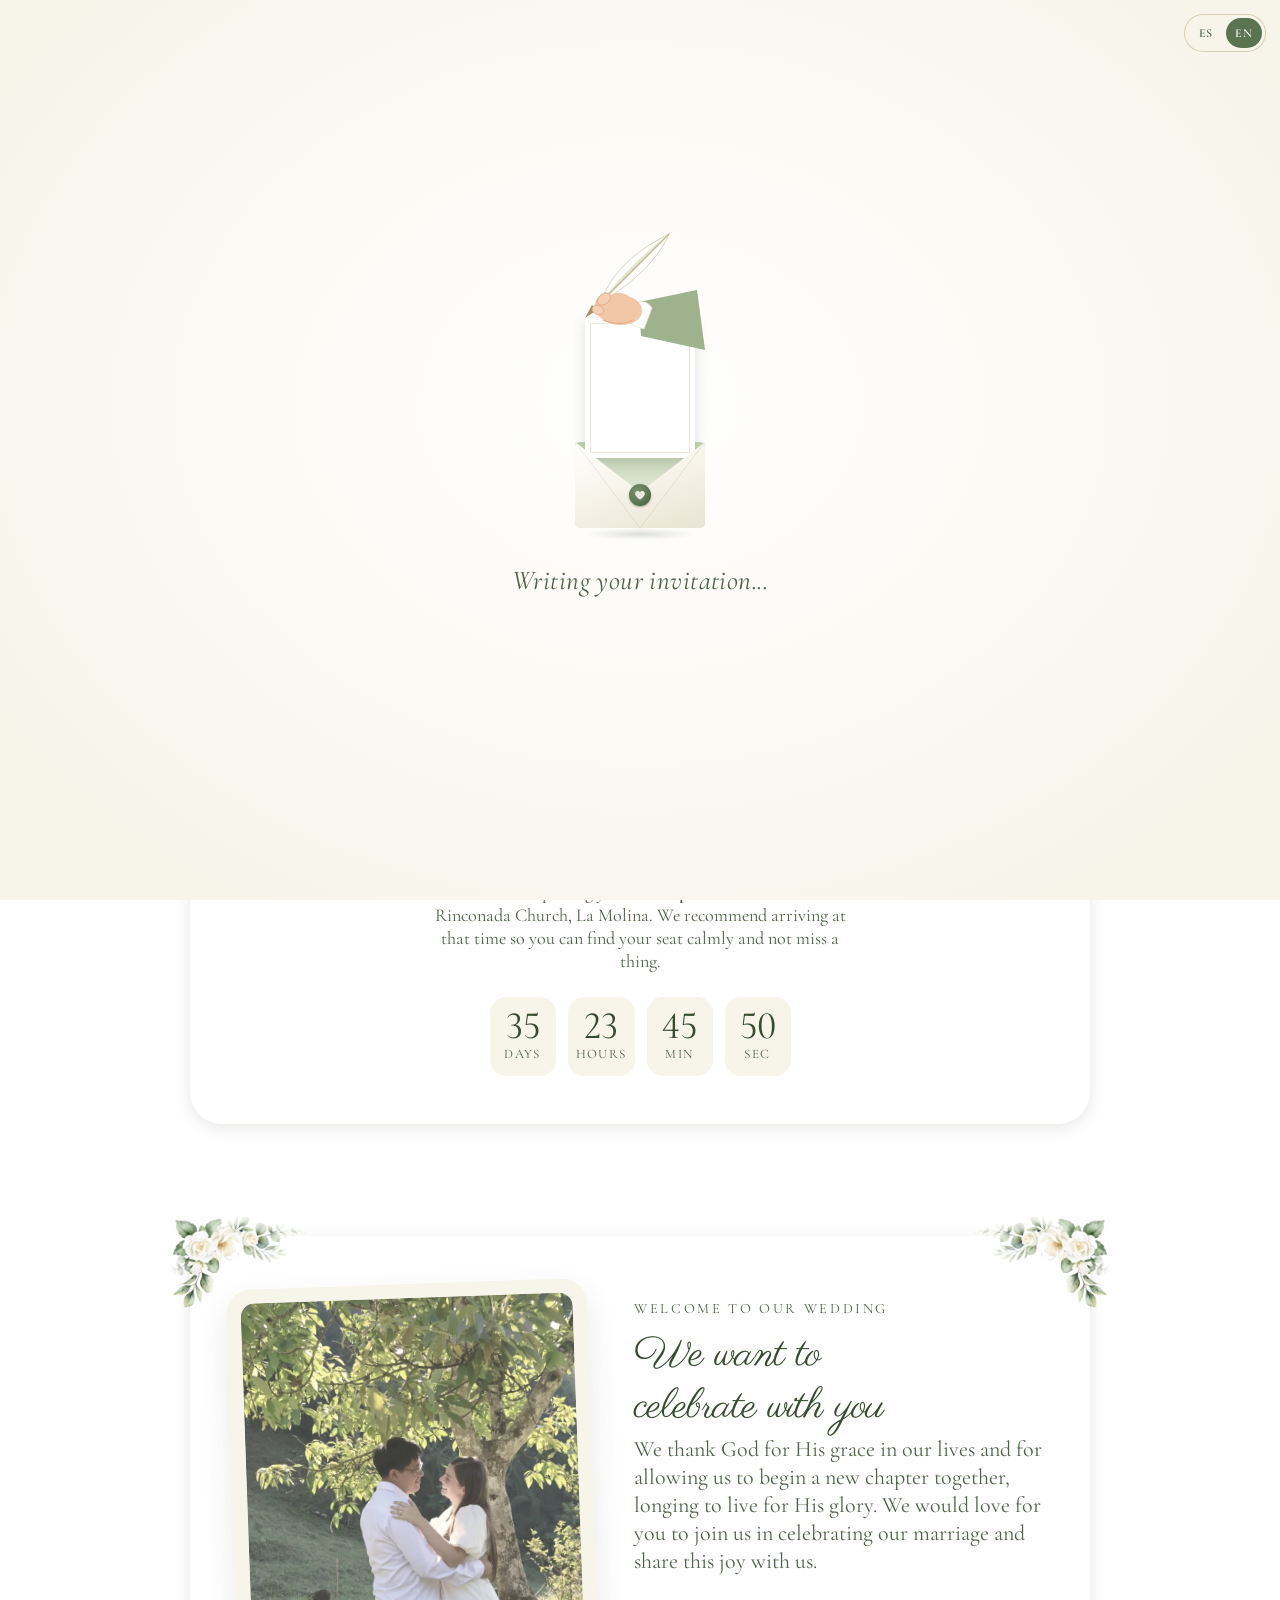
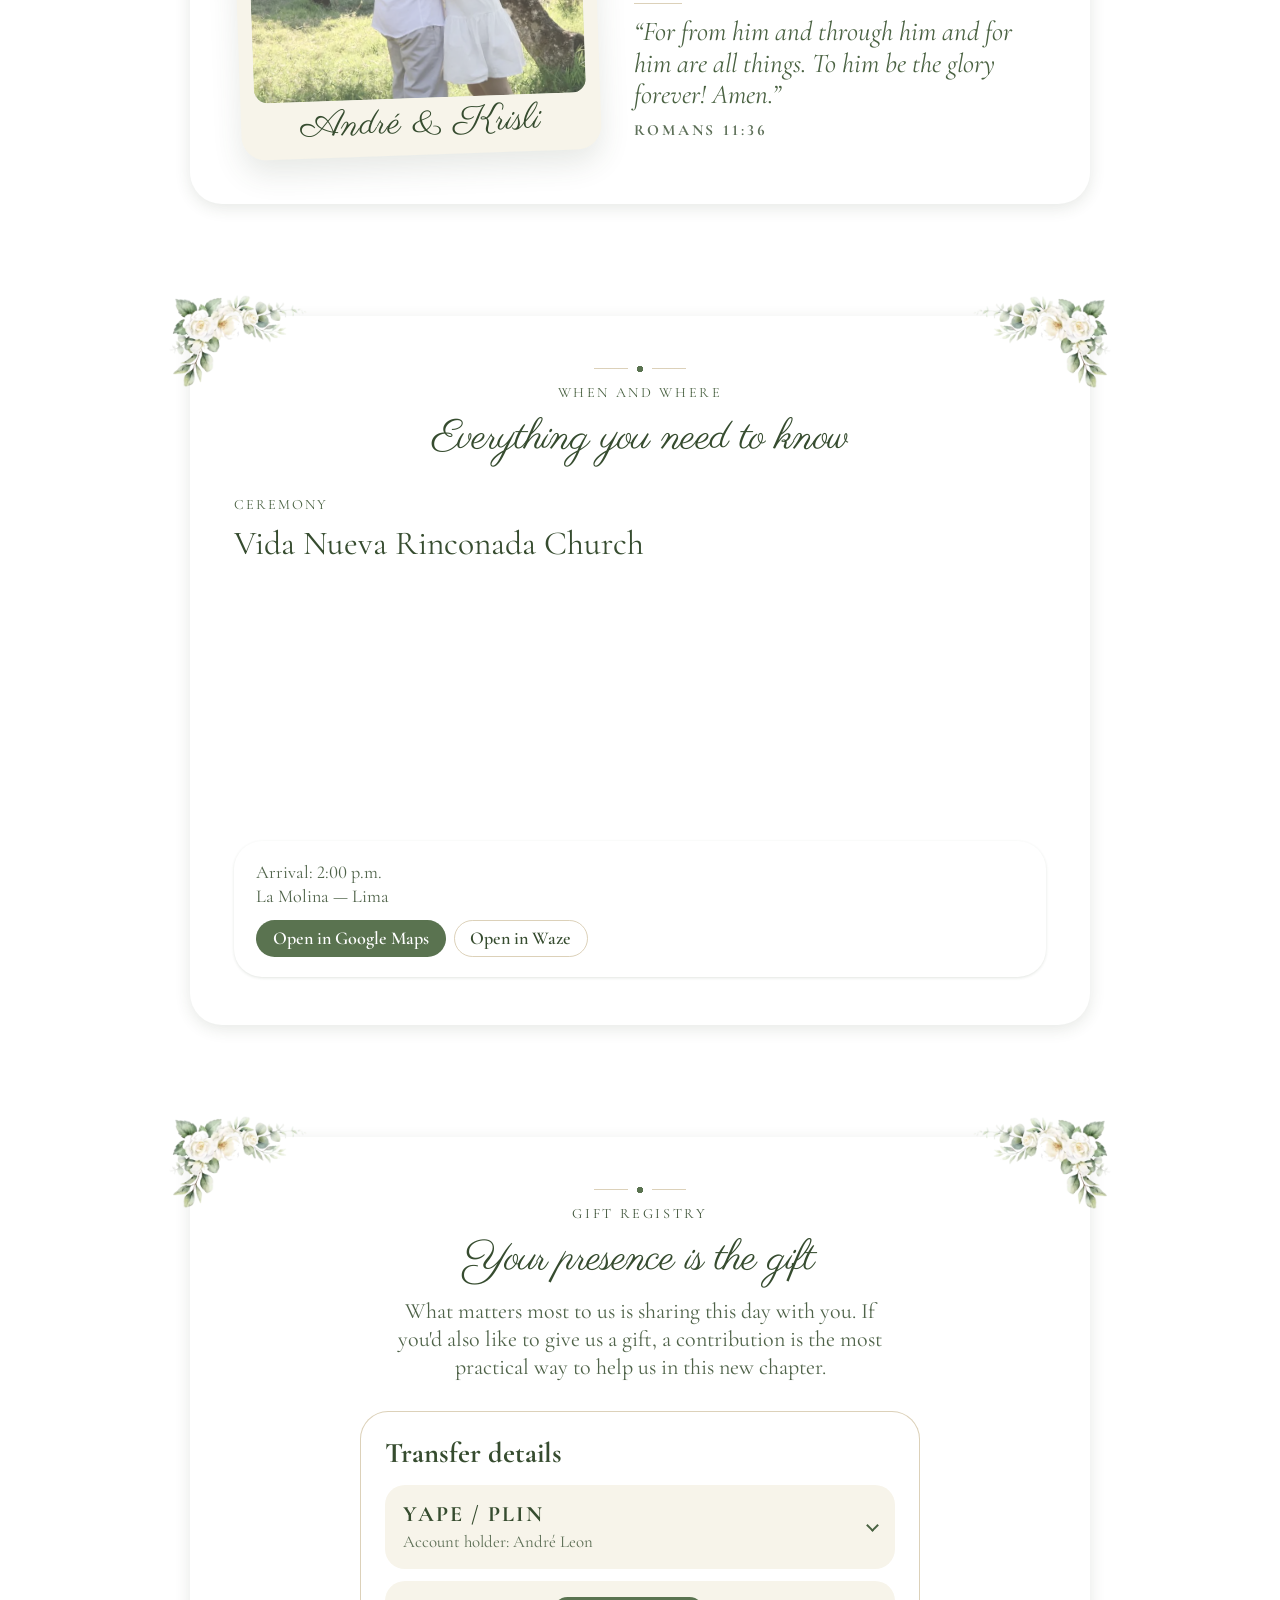
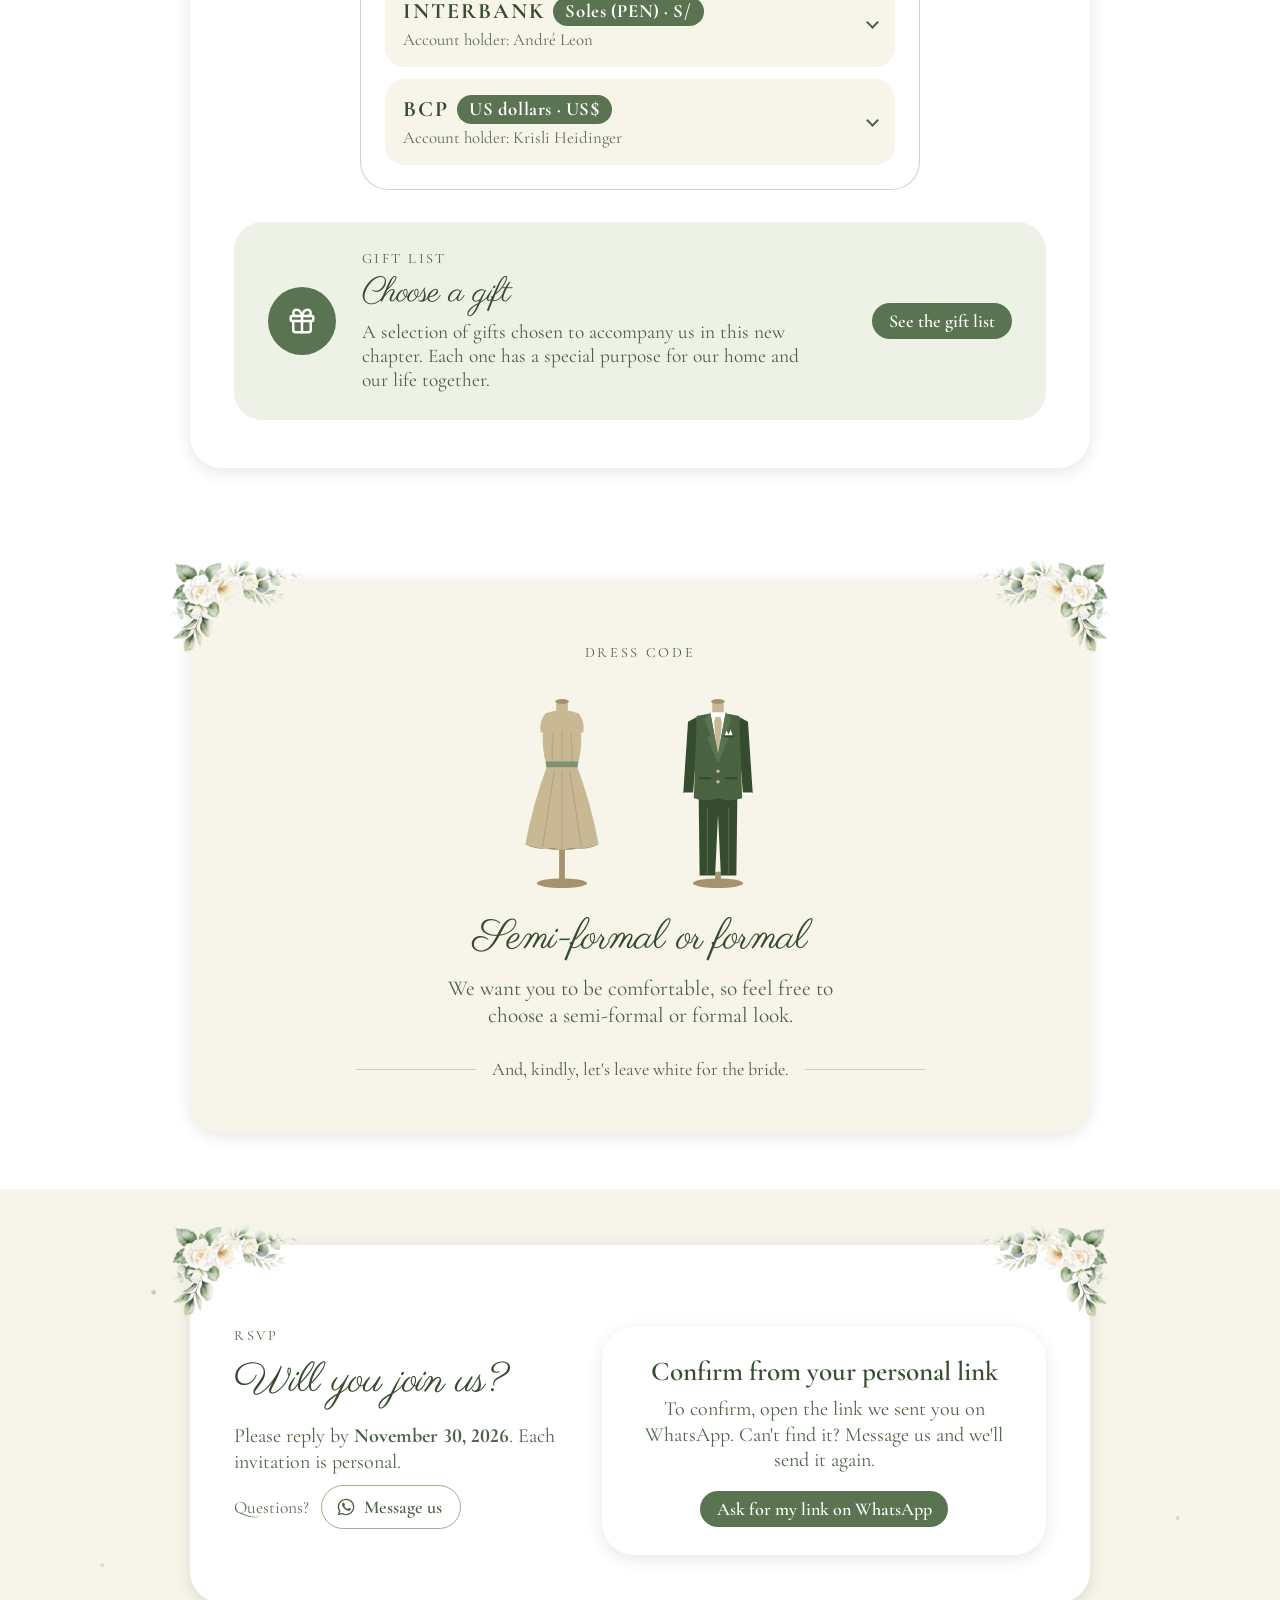
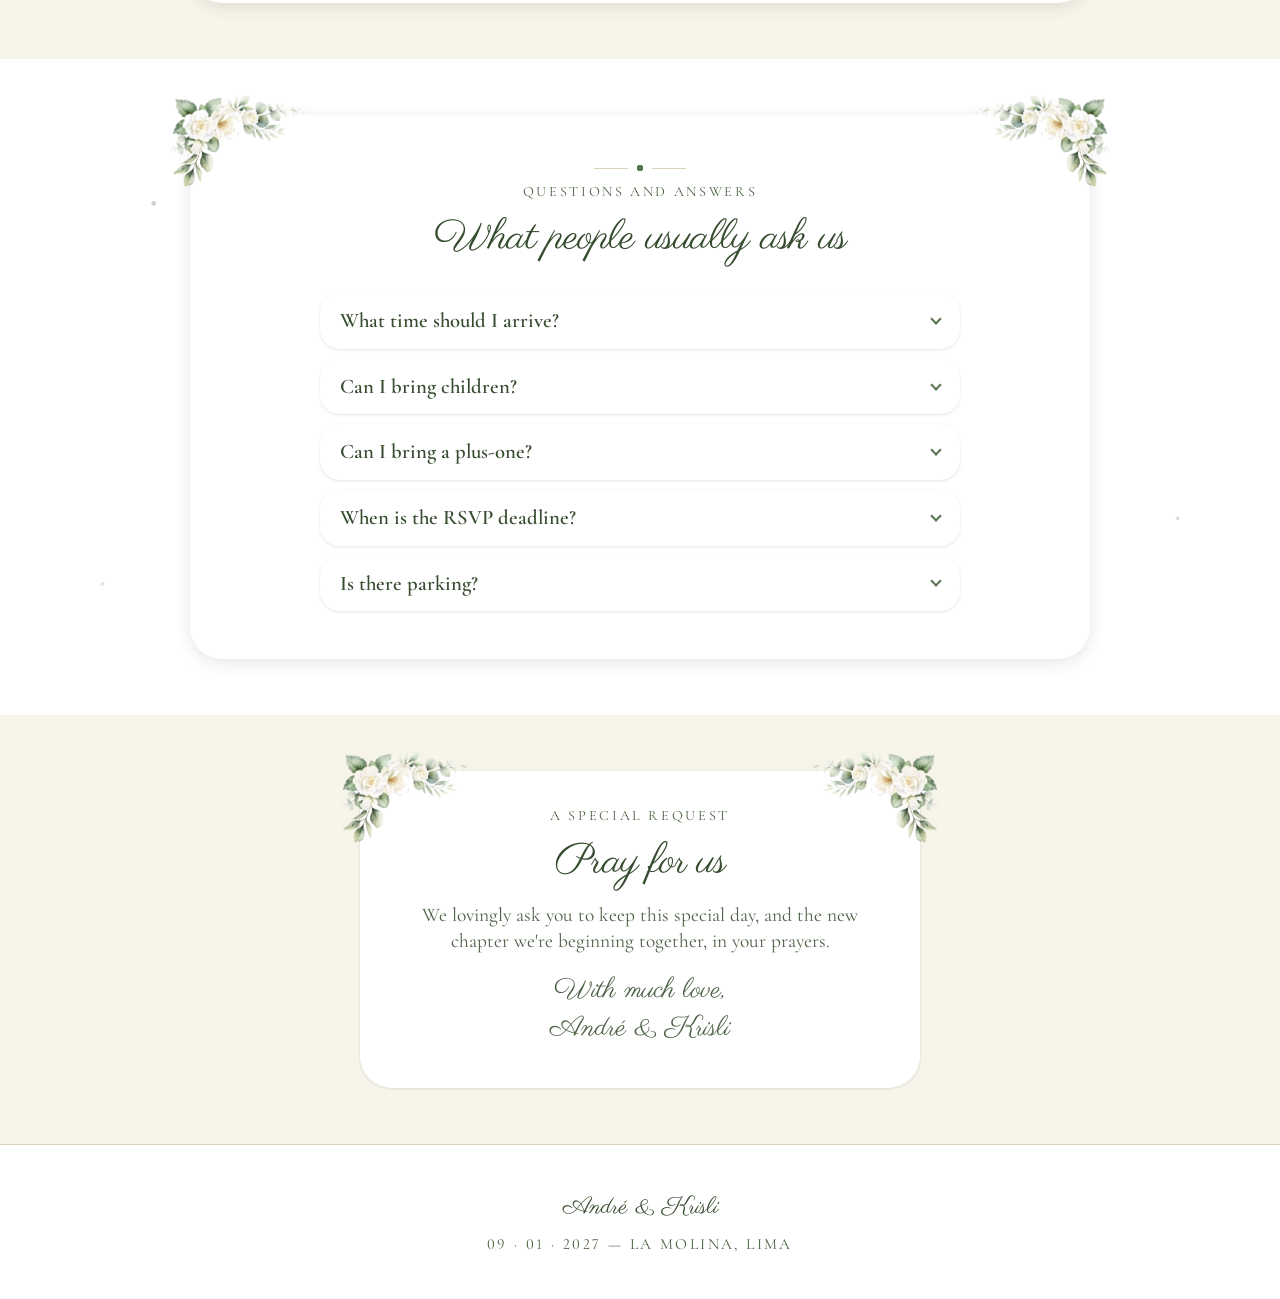
<file: index.html>
<!DOCTYPE html>
<html lang="es">
<head>
<meta charset="utf-8">
<!-- La invitación ahora vive en Vercel. Si alguien abre un link viejo de
     GitHub Pages, lo llevamos a la misma página y con el mismo ?codigo. -->
<script>
if (location.hostname === "leodre04.github.io") {
  location.replace("https://boda-andre-krisli.vercel.app" + location.pathname.replace(/^\/WEB_BODA/, "") + location.search + location.hash);
}
</script>
<meta name="viewport" content="width=device-width, initial-scale=1">
<!-- Sin esto, iOS y Android detectan los numeros de cuenta como
     telefonos: los subrayan y los vuelven enlaces de llamada, y como el
     heuristico no acierta en todos, unos salian subrayados y otros no. -->
<meta name="format-detection" content="telephone=no">
<title>André &amp; Krisli — 9 de enero de 2027</title>
<meta name="description" content="Invitación de boda de André y Krisli. Ubicación y confirmación de asistencia.">
<!-- noindex: es una invitación privada con teléfono y cuentas bancarias de
     los novios; no tiene sentido que aparezca en Google. regalos.html ya
     lo tenía. No afecta las vistas previas de WhatsApp (usan og:*). -->
<meta name="robots" content="noindex">
<link rel="icon" type="image/svg+xml" href="img/favicon.svg">
<meta name="theme-color" content="#ffffff">
<!-- Meta de compartir (WhatsApp/Facebook/Twitter) — sin esto el link se ve
     pelado al compartirlo, sin foto ni descripción. -->
<meta property="og:type" content="website">
<meta property="og:title" content="André & Krisli — 9 de enero de 2027">
<meta property="og:description" content="Invitación de boda de André y Krisli. Ubicación y confirmación de asistencia.">
<meta property="og:image" content="https://boda-andre-krisli.vercel.app/img/p3.jpg">
<meta property="og:url" content="https://boda-andre-krisli.vercel.app/">
<meta name="twitter:card" content="summary_large_image">
<meta name="twitter:title" content="André & Krisli — 9 de enero de 2027">
<meta name="twitter:description" content="Invitación de boda de André y Krisli.">
<meta name="twitter:image" content="https://boda-andre-krisli.vercel.app/img/p3.jpg">
<link rel="preconnect" href="https://fonts.googleapis.com">
<link rel="preconnect" href="https://fonts.gstatic.com" crossorigin>
<!-- Solo los pesos que se usan: 400, 500, 600 y la cursiva 400. El 300
     se pedía y no lo usa ninguna regla. -->
<link rel="stylesheet" href="https://fonts.googleapis.com/css2?family=Parisienne&family=Cormorant+Garamond:ital,wght@0,400;0,500;0,600;1,400&display=swap">
<link rel="stylesheet" href="css/tokens.css?v=202610271200">
<link rel="stylesheet" href="css/site.css?v=202610271200">
<!-- Prueba de diseño "elegante dorado" (inspirado en festejabonito.com) —
     para volver al diseño anterior, borra esta línea nada más. -->
<link rel="stylesheet" href="css/theme-elegante.css?v=202610271200">
<!-- Idioma (js/i18n.js): va primero, en el <head>, para traducir al
     inglés la página mientras se lee, antes de que se pinte. -->
<script src="js/i18n.js?v=202611161200"></script>
</head>
<body>

<!-- Pétalos cayendo — decorativo, generado por JS (initPetals en site.js).
     position:fixed sobre toda la página; no bloquea clics (pointer-events:
     none) y se desactiva solo si el visitante prefiere menos movimiento. -->
<div class="petals" aria-hidden="true"></div>

<!-- Sobre de apertura (parte del tema "elegante dorado" — ver
     css/theme-elegante.css y js/site.js). Se puede quitar entero junto
     con el resto del tema sin afectar nada más de la página. -->
<div class="envelope-gate" id="envelope-gate">
  <!-- Pantalla de carga (iniciarCarga en site.js), adaptada de "Carta
       escrita y enviada": una mano escribe la carta, entra al sobre, se
       sella y el sobre sale volando. Colores del sitio: tinta verde
       bosque, forro y sello salvia, detalles en arena. -->
  <div class="carta-loader" id="carta-loader" role="status" aria-live="polite" hidden>
    <div class="carta-scene" aria-hidden="true">
      <div class="carta-floor"></div>
      <div class="carta-env">
        <div class="carta-back"></div>
        <div class="carta-letter">
          <svg viewBox="0 0 110 140">
            <path class="carta-ink carta-l1" pathLength="1" d="M16 32 c2 -7 5 -7 5 0 c0 5 3 5 5 0 c2 -5 4 -4 4 0 c0 4 3 4 5 -1 c2 -6 5 -6 5 1 c1 4 3 3 5 -1 c2 -4 4 -3 4 1 c1 3 3 3 5 -1 c2 -5 5 -5 5 0 c0 4 3 4 5 0 c2 -4 4 -4 5 0 c1 3 3 3 5 0 c2 -4 4 -4 5 0 c1 3 4 3 6 0"/>
            <path class="carta-ink carta-l2" pathLength="1" d="M16 52 c2 -5 4 -5 5 0 c1 4 3 4 5 0 c2 -6 5 -6 5 0 c0 4 3 4 5 0 c2 -4 4 -4 4 0 c1 4 4 4 6 -1 c2 -5 4 -5 5 0 c1 4 3 4 5 0 c2 -4 4 -4 5 0 c1 3 3 3 5 -1 c2 -5 5 -5 5 1 c1 3 3 3 5 0 c2 -4 4 -4 5 0 c1 3 4 3 6 0"/>
            <path class="carta-ink carta-l3" pathLength="1" d="M16 72 c2 -4 4 -4 5 0 c1 4 3 4 5 -1 c2 -6 5 -6 5 1 c1 3 3 3 5 0 c2 -4 4 -4 4 0 c1 4 4 4 6 0 c2 -5 4 -5 5 0 c1 3 3 3 5 0 c2 -6 5 -6 5 0 c1 4 3 4 5 0 c2 -4 4 -4 5 0 c1 3 3 3 5 0 c2 -4 4 -4 5 0 c1 3 4 3 6 0"/>
            <path class="carta-ink carta-l4" pathLength="1" d="M16 92 c2 -5 4 -5 5 0 c1 4 3 4 5 0 c2 -4 4 -4 5 0 c1 3 3 3 5 -1 c2 -5 5 -5 5 1 c1 3 3 3 5 0 c2 -4 4 -4 5 0 c1 3 4 3 5 0 c2 -5 5 -5 6 0"/>
            <path class="carta-ink carta-hrt" pathLength="1" d="M55 110 C52 104 46 104 47 110 C48 116 55 121 55 124 C55 121 62 116 63 110 C64 104 58 104 55 110"/>
          </svg>
        </div>
        <div class="carta-front"></div>
        <div class="carta-flap"></div>
        <div class="carta-seal">
          <svg viewBox="0 0 14 13"><path d="M7 12.5 C2 8.5 0 6.3 0 3.8 C0 1.7 1.6 0 3.6 0 C5 0 6.3.8 7 2 C7.7.8 9 0 10.4 0 C12.4 0 14 1.7 14 3.8 C14 6.3 12 8.5 7 12.5Z" fill="#F7F4EA" opacity=".9"/></svg>
        </div>
        <div class="carta-pen">
          <svg class="carta-hand" viewBox="0 0 100 100">
            <path d="M20 70 C30 40 56 18 88 2 C78 26 52 52 20 70Z" fill="#FFFFFF" stroke="#C3D1B4" stroke-width=".8"/>
            <path d="M20 70 C42 50 64 28 88 2 C62 22 38 46 20 70Z" fill="#DFE8D4"/>
            <path d="M13 77 L88 2" stroke="#C9B894" stroke-width="1.4" stroke-linecap="round"/>
            <path d="M4 86 L11 73 L16 78Z" fill="#A3936E"/>
            <path d="M58 70 L116 58 L124 118 L60 104Z" fill="#9FB28E"/>
            <path d="M52 74 C58 67 67 69 71 76 L63 97 C56 95 50 93 47 88Z" fill="#FFFFFF" stroke="#EAE3D2" stroke-width=".8"/>
            <path d="M14 73 C14 65 22 61 30 63 C36 59 44 61 49 65 C56 67 61 73 61 79 C61 87 52 93 40 93 C26 93 14 85 14 73Z" fill="#F2C7A8"/>
            <path d="M22 88 C30 92 44 93 52 88" stroke="#E0AA88" stroke-width="1" fill="none" stroke-linecap="round"/>
            <ellipse cx="23" cy="67" rx="7.5" ry="5" transform="rotate(-38 23 67)" fill="#F4CFB2" stroke="#E0AA88" stroke-width=".8"/>
            <ellipse cx="17" cy="78" rx="6" ry="4.5" transform="rotate(20 17 78)" fill="#F4CFB2" stroke="#E0AA88" stroke-width=".8"/>
          </svg>
        </div>
      </div>
      <svg class="carta-trail carta-ta" viewBox="0 0 14 13"><path d="M7 12.5 C2 8.5 0 6.3 0 3.8 C0 1.7 1.6 0 3.6 0 C5 0 6.3.8 7 2 C7.7.8 9 0 10.4 0 C12.4 0 14 1.7 14 3.8 C14 6.3 12 8.5 7 12.5Z" fill="#9FB28E"/></svg>
      <svg class="carta-trail carta-tb" viewBox="0 0 14 13"><path d="M7 12.5 C2 8.5 0 6.3 0 3.8 C0 1.7 1.6 0 3.6 0 C5 0 6.3.8 7 2 C7.7.8 9 0 10.4 0 C12.4 0 14 1.7 14 3.8 C14 6.3 12 8.5 7 12.5Z" fill="#C9B894"/></svg>
      <svg class="carta-trail carta-tc" viewBox="0 0 14 13"><path d="M7 12.5 C2 8.5 0 6.3 0 3.8 C0 1.7 1.6 0 3.6 0 C5 0 6.3.8 7 2 C7.7.8 9 0 10.4 0 C12.4 0 14 1.7 14 3.8 C14 6.3 12 8.5 7 12.5Z" fill="#9FB28E"/></svg>
    </div>
    <p class="carta-label">
      <span class="carta-t1">Escribiendo tu invitación<b>.</b><b>.</b><b>.</b></span>
      <span class="carta-t2">Enviándotela con cariño<b>.</b><b>.</b><b>.</b></span>
    </p>
    <p class="carta-lento" id="carta-lento" hidden>Está tardando un poco más de lo normal; ya casi.</p>
  </div>
  <div class="envelope-gate-inner floral-frame">
    <div class="ornament-line"></div>
    <p class="envelope-eyebrow">Te invitamos a:</p>
    <h2 class="envelope-title">Nuestra Boda</h2>
    <p class="envelope-names">André &amp; Krisli</p>
    <p class="envelope-guest" id="envelope-guest-text" hidden></p>
    <p class="envelope-guest" id="envelope-guest-loading" hidden>Preparando tu invitación<span class="dot-pulse"><span></span><span></span><span></span></span></p>
    <p class="envelope-date">09 · 01 · 2027</p>
    <div class="ornament-line"></div>

    <!-- El sobre en sí es decorativo (aria-hidden en solapa y sello), pero
         el destinatario NO: es el dato que el invitado viene a ver. Va
         dentro del sobre y en grande, como en el mockup de claude.ai/design
         — antes el nombre y los pases iban en una frase gris pequeña
         debajo y se perdían entre el resto del texto. Lo rellena
         initEnvelopeGate en site.js cuando responde la API. -->
    <div class="envelope">
      <!-- La hoja que sale del sobre al abrirlo: es una miniatura del
           arranque de la invitación (mismo antetítulo, nombres y fecha
           que la portada), para que al expandirse se lea como si esa
           misma hoja se convirtiera en la página. Decorativa: el
           contenido real está en la portada, detrás. -->
      <div class="envelope-letter" aria-hidden="true">
        <div class="envelope-letter-inner">
          <span class="envelope-letter-rule"></span>
          <span class="envelope-letter-eyebrow">Acompáñanos en nuestra boda</span>
          <span class="envelope-letter-names">André <em>&amp;</em> Krisli</span>
          <span class="envelope-letter-date">09 · 01 · 2027</span>
        </div>
      </div>
      <span class="envelope-flap" aria-hidden="true"></span>
      <span class="envelope-seal" aria-hidden="true">A&amp;K</span>
      <div class="envelope-to" id="envelope-to" hidden>
        <span class="envelope-to-label">Para</span>
        <strong class="envelope-to-name" id="envelope-to-name" data-no-traducir></strong>
        <span class="envelope-to-pases"><b id="envelope-to-count"></b> <span id="envelope-to-count-txt">pases</span></span>
      </div>
    </div>


    <!-- Instrucción del sello raspable (js/sello-raspable.js). Oculta
         hasta que ese script arranca: sin canvas, el sobre se abre con
         el botón de siempre y esta línea no tendría sentido. -->
    <p class="seal-hint" id="seal-hint" role="status" hidden>
      <svg class="seal-hint-icon" width="20" height="20" viewBox="0 0 24 24" fill="none" stroke="currentColor" stroke-width="1.8" stroke-linecap="round" stroke-linejoin="round" aria-hidden="true"><path d="M22 14a8 8 0 0 1-8 8"/><path d="M18 11v-1a2 2 0 0 0-2-2a2 2 0 0 0-2 2"/><path d="M14 10V9a2 2 0 0 0-2-2a2 2 0 0 0-2 2v1"/><path d="M10 9.5V4a2 2 0 0 0-2-2a2 2 0 0 0-2 2v10"/><path d="M18 11a2 2 0 1 1 4 0v3a8 8 0 0 1-8 8h-2c-2.8 0-4.5-.86-5.99-2.34l-3.6-3.6a2 2 0 0 1 2.83-2.82L7 15"/></svg>
      <span class="seal-hint-txt">Raspa el sello para abrir tu invitación</span>
    </p>
    <button type="button" class="btn btn-primary envelope-cta" id="envelope-open-btn">
      Abrir mi invitación
    </button>
  </div>
</div>

<!-- Música de fondo: arranca al abrir el sobre (clic = interacción real,
     los navegadores no bloquean el sonido ahí). Botón flotante para
     pausar/reanudar. Parte del tema "elegante dorado" — se puede quitar
     este bloque + el de site.js sin afectar nada más. -->
<audio id="bg-music" loop preload="none">
  <!-- AAC a 112 kbps (1,4 MB) primero; el MP3 original (256 kbps, 3 MB)
       queda solo de respaldo para un navegador que no lea AAC. A esa
       calidad no se oye diferencia en el parlante de un celular, y es
       la mitad de datos antes de que suene. -->
  <source src="audio/musica-fondo.m4a" type="audio/mp4">
  <source src="audio/musica-fondo.mp3" type="audio/mpeg">
</audio>
<button type="button" class="music-toggle" id="music-toggle" aria-label="Pausar música" aria-pressed="false" hidden>
  <span class="music-toggle-icon">
    <svg class="icon-playing" width="16" height="16" viewBox="0 0 24 24" fill="currentColor" aria-hidden="true"><path d="M8 5h3v14H8zM13 5h3v14h-3z"/></svg>
    <svg class="icon-paused" width="16" height="16" viewBox="0 0 24 24" fill="currentColor" aria-hidden="true" hidden><path d="M8 5v14l11-7z"/></svg>
  </span>
  <span class="music-toggle-text" id="music-toggle-text">Pausar música</span>
</button>

<header class="nav site-nav">
  <span class="nav-brand">A &amp; K</span>
  <button class="btn btn-icon nav-toggle" type="button" aria-label="Abrir menú" aria-expanded="false">☰</button>
  <!-- Cinco enlaces, no uno por sección. Con ocho, y desde que los
       enlaces miden 44px para el dedo, el menú desplegado ocupaba casi
       toda la pantalla del celular. Quedan los cinco que un invitado
       busca de verdad; se van "Inicio" (el nombre de arriba ya vuelve
       al principio), "La boda" y "Oración", que siguen en la página
       pero no son destinos que alguien busque en un menú. El botón
       lleva a #rsvp, así que la confirmación no repite link. -->
  <nav class="nav-links">
    <a href="#fecha">Fecha</a>
    <a href="#lugar">Lugar</a>
    <a href="#vestimenta">Vestimenta</a>
    <a href="#regalos">Regalos</a>
    <a href="#preguntas">P&amp;R</a>
    <a class="btn btn-primary" href="#rsvp">Confirmar asistencia</a>
  </nav>
</header>

<main>

  <!-- Portada -->
  <section id="inicio" class="hero">
    <div class="hero-copy">
      <!-- Saludo al invitado: antes era una franja rosada de ancho completo
           encima de la portada (.guest-greeting), separada de todo. Acá va
           integrado como una línea discreta arriba del nombre de los novios
           — el protagonismo se queda en la boda, no en el saludo. Mockup 9a
           de claude.ai/design. -->
      <div class="hero-greeting" id="guest-greeting" hidden>
        <!-- skeleton mientras se busca al invitado: la misma línea de
             abajo con barritas en lugar del nombre y los pases, para que
             no salte nada cuando llega la respuesta -->
        <!-- Una oración en dos líneas ("Hola, {nombre}" / "Tienes 3 pases
             reservados para nuestra boda"): antes era "HOLA, {nombre}
             PASES 1" en mayúsculas y no se entendía qué era ese número. -->
        <div class="hero-greeting-row" data-guest-loading hidden aria-busy="true" aria-label="Preparando tu invitación">
          <p class="hero-greeting-hola" aria-hidden="true">Hola, <span class="skel skel-nombre"></span></p>
          <p class="hero-greeting-pases" aria-hidden="true">Tienes <span class="skel skel-num"></span> reservados para nuestra boda</p>
        </div>
        <div class="hero-greeting-row" data-guest-ready hidden>
          <p class="hero-greeting-hola">Hola, <strong data-guest-text data-no-traducir></strong></p>
          <p class="hero-greeting-pases" data-guest-pases-frase></p>
        </div>
      </div>
      <div class="hero-eyebrow">Acompáñanos en nuestra boda</div>
      <!-- Un solo h1 con los dos nombres (antes eran dos h1): para un
           lector de pantalla o un buscador la página tiene un título,
           "André & Krisli", no dos. Las líneas del & son adorno. -->
      <h1 class="hero-names">
        <span class="hero-name">André</span>
        <span class="hero-amp"><span class="line" aria-hidden="true"></span><span class="amp">&amp;</span><span class="line" aria-hidden="true"></span></span>
        <span class="hero-name">Krisli</span>
      </h1>
      <div class="hero-date">09 · 01 · 2027</div>
      <p class="hero-venue">Desde las 2:00 p.m.<br>Iglesia Vida Nueva Rinconada<br>La Molina — Lima</p>
      <p class="hero-welcome" data-guest-welcome hidden></p>
      <div class="hero-cta"><a class="btn btn-primary" href="#rsvp">Confirmar asistencia</a></div>
    </div>
    <!-- Foto impresa (idea del 16c de claude.ai/design): margen de papel
         crema, sombra suave y una leve inclinación. -->
    <figure class="foto-impresa foto-impresa-portada">
      <div class="photo">
        <picture><source srcset="img/p3.webp" type="image/webp"><img src="img/p3.jpg" alt="André y Krisli" fetchpriority="high" decoding="async"></picture>
        <span class="photo-label">André y Krisli</span>
      </div>
    </figure>
  </section>

  <!-- Reserva la fecha: franja notoria justo debajo de la portada con el
       día y la hora en grande — antes ese dato (cuándo) solo vivía,
       chico, en "Cuándo y dónde" más abajo. Basado en un mockup de
       claude.ai/design, adaptado a los tokens de color/tipografía del
       sitio en vez del fondo oscuro de página completa que traía ese
       mockup. "Agregar al calendario" vive ahora en el resumen de la
       confirmación (ver initCalendario en site.js). -->
  <section id="fecha" class="save-date">
    <div class="envelope-card floral-frame">
      <div class="section-kicker">Reserva la fecha</div>
      <div class="save-date-row">
        <div class="save-date-side">
          <span class="save-date-label">Día</span>
          <strong class="save-date-value">Sábado</strong>
        </div>
        <div class="save-date-badge">
          <span class="save-date-day">09</span>
          <span class="save-date-month">Enero 2027</span>
        </div>
        <div class="save-date-side">
          <span class="save-date-label">Llegada</span>
          <strong class="save-date-value">2:00 p.m.</strong>
        </div>
      </div>
      <p class="save-date-note">Te esperamos a las <strong>2:00 p.m.</strong> en la Iglesia Vida Nueva Rinconada, La Molina. Te recomendamos llegar a esa hora para ubicarte con calma y no perderte nada.</p>
      <div class="countdown-grid">
        <div class="countdown-box"><span class="countdown-num" data-countdown="dias">–</span><span class="countdown-lbl">días</span></div>
        <div class="countdown-box"><span class="countdown-num" data-countdown="horas">–</span><span class="countdown-lbl">horas</span></div>
        <div class="countdown-box"><span class="countdown-num" data-countdown="mins">–</span><span class="countdown-lbl">min</span></div>
        <div class="countdown-box"><span class="countdown-num" data-countdown="segs">–</span><span class="countdown-lbl">seg</span></div>
      </div>
      <!-- Solo el día de la boda (hora de Lima) reemplaza a la cuenta
           regresiva: ver initCountdown en site.js. -->
      <p class="countdown-hoy" id="countdown-hoy" hidden>
        <span class="countdown-hoy-titulo">¡Hoy es el día!</span>
        <span class="countdown-hoy-txt">Te esperamos a las <strong>2:00 p.m.</strong> en la iglesia.</span>
      </p>
    </div>
  </section>

  <!-- Bienvenida -->
  <section id="boda" class="welcome">
    <div class="envelope-card floral-frame">
      <div class="welcome-inner">
        <figure class="foto-impresa">
          <div class="photo">
            <picture><source srcset="img/p1.webp" type="image/webp"><img src="img/p1.jpg" alt="André y Krisli" loading="lazy" decoding="async"></picture>
            <span class="photo-label">André y Krisli</span>
          </div>
          <figcaption>André &amp; Krisli</figcaption>
        </figure>
        <div>
          <div class="section-kicker">Bienvenidos a nuestra boda</div>
          <h2 class="section-title">Queremos celebrar contigo</h2>
          <p class="section-lede welcome-lede">Damos gracias a Dios por su gracia en nuestras vidas y por permitirnos comenzar juntos una nueva etapa, con el anhelo de vivir para su gloria. Nos encantaría que nos acompañes a celebrar nuestro matrimonio y compartir con nosotros esta alegría.</p>
          <!-- El versículo va aparte del párrafo, como cita: itálica más
               grande, filete al costado y la referencia en versalitas. -->
          <figure class="welcome-verse">
            <blockquote>«Porque de él, y por él, y para él, son todas las cosas. A él sea la gloria por los siglos. Amén».</blockquote>
            <figcaption>Romanos 11:36</figcaption>
          </figure>
          <!-- Aquí iba una lista con la ceremonia y la recepción (día, hora,
               lugar). Se quitó: esos datos ya están en la portada, en
               «Reserva la fecha» y en «Los datos que necesitas», y era la
               cuarta vez que se repetían. -->
        </div>
      </div>
    </div>
  </section>

  <!-- Cuándo y dónde -->
  <section id="lugar" class="details">
    <div class="envelope-card floral-frame">
      <div class="details-head">
        <div class="section-kicker">Cuándo y dónde</div>
        <h2 class="section-title">Los datos que necesitas</h2>
      </div>
      <div class="details-grid">

        <div>
          <div class="details-label">Ceremonia</div>
          <div class="details-heading">Iglesia Vida Nueva Rinconada</div>
          <div class="map-embed" data-maps-embed="ceremonia">
            <span class="map-fallback">Mapa de la ceremonia</span>
          </div>
          <div class="venue-card">
            <p class="venue-text">Llegada: 2:00 p.m.<br>La Molina — Lima</p>
            <div class="venue-actions">
              <a class="btn btn-primary" data-maps-url="ceremonia" href="https://maps.app.goo.gl/JD1ZnHYcVuXzntrSA" target="_blank" rel="noopener">Abrir en Google Maps</a>
              <a class="btn btn-secondary" data-waze-url="ceremonia" href="https://waze.com/ul?ll=-12.0853388,-76.9257442&amp;navigate=yes" target="_blank" rel="noopener">Abrir en Waze</a>
            </div>
          </div>
        </div>

        <div data-reception-only>
          <div class="details-label sage">Recepción</div>
          <div class="details-heading">Jirón La Laguna 510 - La Planicie</div>
          <div class="map-embed" data-maps-embed="recepcion">
            <span class="map-fallback">Mapa de la recepción</span>
          </div>
          <div class="venue-card">
            <p class="venue-text">La recepción será después de la ceremonia.<br>La Molina — Lima</p>
            <div class="venue-actions">
              <a class="btn btn-primary" data-maps-url="recepcion" href="https://www.google.com/maps/search/?api=1&amp;query=Jir%C3%B3n%20La%20Laguna%20510%2C%20La%20Planicie%2C%20La%20Molina%2C%20Lima%2C%20Per%C3%BA" target="_blank" rel="noopener">Abrir en Google Maps</a>
              <a class="btn btn-secondary" data-waze-url="recepcion" href="https://waze.com/ul?q=Jir%C3%B3n%20La%20Laguna%20510%2C%20La%20Planicie%2C%20La%20Molina%2C%20Lima%2C%20Per%C3%BA&amp;navigate=yes" target="_blank" rel="noopener">Abrir en Waze</a>
            </div>
          </div>
        </div>

      </div>
    </div>
  </section>

  <!-- Mesa de regalos: acá solo Yape/transferencia general — la lista de
       regalos elegible (con avance y subir constancia) vive en su propia
       página (regalos.html + js/regalos.js), abierta desde la tarjeta
       "Lista de regalos" de abajo (id="gift-list-link", el link con el
       ?codigo= se arma en site.js). -->
  <section id="regalos" class="gifts">
    <div class="envelope-card floral-frame">
      <div class="details-head">
        <div class="section-kicker sage">Mesa de regalos</div>
        <h2 class="section-title">Tu presencia es el regalo</h2>
        <p class="section-lede section-lede-centro">Lo más importante para nosotros es compartir este día contigo. Si además quieres acompañarnos con un regalo, un aporte será la forma más práctica de ayudarnos en esta nueva etapa.</p>
      </div>
      <div class="gifts-grid">
      <div class="transfer-box">
      <div class="pay-card-wrap">
        <div class="pay-sheet">
          <p class="pay-sheet-head">Datos para transferir</p>
          <!-- Cada cuenta es un desplegable: cerrado muestra banco, moneda y
               titular; al abrirlo aparecen los números para copiar. -->
          <details class="pay-bank">
            <summary class="pay-bank-head">
              <span class="pay-bank-titulo"><span class="pay-bank-tag">Yape / Plin</span></span>
              <span class="pay-bank-owner">A nombre de André Leon</span>
            </summary>
            <div class="pay-bank-cuerpo">
              <div class="pay-row">
                <div class="pay-row-body">
                  <span class="pay-row-label">Celular</span>
                  <span class="pay-num pay-num-tel">992 770 777</span>
                </div>
                <button class="pay-copy" type="button" data-copy="992770777" aria-label="Copiar el número de Yape"><svg class="pay-copy-i" viewBox="0 0 24 24" fill="none" stroke="currentColor" stroke-width="2.75" stroke-linecap="round" stroke-linejoin="round" aria-hidden="true"><rect x="9" y="9" width="12" height="12" rx="3"/><path d="M5 15H4a2 2 0 0 1-2-2V4a2 2 0 0 1 2-2h9a2 2 0 0 1 2 2v1"/></svg><svg class="pay-copy-ok" viewBox="0 0 24 24" fill="none" stroke="currentColor" stroke-width="2.75" stroke-linecap="round" stroke-linejoin="round" aria-hidden="true"><path d="M20 6 9 17l-5-5"/></svg></button>
              </div>
            </div>
          </details>
          <details class="pay-bank">
            <summary class="pay-bank-head">
              <span class="pay-bank-titulo"><span class="pay-bank-tag">Interbank</span> <span class="pay-bank-moneda is-soles">Soles · S/</span></span>
              <span class="pay-bank-owner">A nombre de André Leon</span>
            </summary>
            <div class="pay-bank-cuerpo">
              <div class="pay-row">
                <div class="pay-row-body">
                  <span class="pay-row-label">Cuenta en soles</span>
                  <span class="pay-num">898 3225047 822</span>
                </div>
                <button class="pay-copy" type="button" data-copy="8983225047822" aria-label="Copiar la cuenta en soles de Interbank"><svg class="pay-copy-i" viewBox="0 0 24 24" fill="none" stroke="currentColor" stroke-width="2.75" stroke-linecap="round" stroke-linejoin="round" aria-hidden="true"><rect x="9" y="9" width="12" height="12" rx="3"/><path d="M5 15H4a2 2 0 0 1-2-2V4a2 2 0 0 1 2-2h9a2 2 0 0 1 2 2v1"/></svg><svg class="pay-copy-ok" viewBox="0 0 24 24" fill="none" stroke="currentColor" stroke-width="2.75" stroke-linecap="round" stroke-linejoin="round" aria-hidden="true"><path d="M20 6 9 17l-5-5"/></svg></button>
              </div>
              <div class="pay-row">
                <div class="pay-row-body">
                  <span class="pay-row-label">CCI</span>
                  <span class="pay-num pay-num-cci">003 898 0132250478 2240</span>
                </div>
                <button class="pay-copy" type="button" data-copy="00389801322504782240" aria-label="Copiar el CCI de Interbank"><svg class="pay-copy-i" viewBox="0 0 24 24" fill="none" stroke="currentColor" stroke-width="2.75" stroke-linecap="round" stroke-linejoin="round" aria-hidden="true"><rect x="9" y="9" width="12" height="12" rx="3"/><path d="M5 15H4a2 2 0 0 1-2-2V4a2 2 0 0 1 2-2h9a2 2 0 0 1 2 2v1"/></svg><svg class="pay-copy-ok" viewBox="0 0 24 24" fill="none" stroke="currentColor" stroke-width="2.75" stroke-linecap="round" stroke-linejoin="round" aria-hidden="true"><path d="M20 6 9 17l-5-5"/></svg></button>
              </div>
            </div>
          </details>
          <details class="pay-bank">
            <summary class="pay-bank-head">
              <span class="pay-bank-titulo"><span class="pay-bank-tag">BCP</span> <span class="pay-bank-moneda is-dolares">Dólares · US$</span></span>
              <span class="pay-bank-owner">A nombre de Krisli Heidinger</span>
            </summary>
            <div class="pay-bank-cuerpo">
              <div class="pay-row">
                <div class="pay-row-body">
                  <span class="pay-row-label">Cuenta en dólares</span>
                  <span class="pay-num">193 94831562 1 54</span>
                </div>
                <button class="pay-copy" type="button" data-copy="19394831562154" aria-label="Copiar la cuenta BCP en dólares"><svg class="pay-copy-i" viewBox="0 0 24 24" fill="none" stroke="currentColor" stroke-width="2.75" stroke-linecap="round" stroke-linejoin="round" aria-hidden="true"><rect x="9" y="9" width="12" height="12" rx="3"/><path d="M5 15H4a2 2 0 0 1-2-2V4a2 2 0 0 1 2-2h9a2 2 0 0 1 2 2v1"/></svg><svg class="pay-copy-ok" viewBox="0 0 24 24" fill="none" stroke="currentColor" stroke-width="2.75" stroke-linecap="round" stroke-linejoin="round" aria-hidden="true"><path d="M20 6 9 17l-5-5"/></svg></button>
              </div>
              <div class="pay-row">
                <div class="pay-row-body">
                  <span class="pay-row-label">CCI</span>
                  <span class="pay-num pay-num-cci">002 193 194831562154 19</span>
                </div>
                <button class="pay-copy" type="button" data-copy="00219319483156215419" aria-label="Copiar el CCI del BCP"><svg class="pay-copy-i" viewBox="0 0 24 24" fill="none" stroke="currentColor" stroke-width="2.75" stroke-linecap="round" stroke-linejoin="round" aria-hidden="true"><rect x="9" y="9" width="12" height="12" rx="3"/><path d="M5 15H4a2 2 0 0 1-2-2V4a2 2 0 0 1 2-2h9a2 2 0 0 1 2 2v1"/></svg><svg class="pay-copy-ok" viewBox="0 0 24 24" fill="none" stroke="currentColor" stroke-width="2.75" stroke-linecap="round" stroke-linejoin="round" aria-hidden="true"><path d="M20 6 9 17l-5-5"/></svg></button>
              </div>
            </div>
          </details>
        </div>
      </div>

      </div>
      </div>

      <!-- Franja «Elige un regalo» (idea del 17c de claude.ai/design): fondo
           salvia claro en vez del verde lleno, con un ícono de regalo, y a
           todo el ancho de la tarjeta, fuera de la columna de las cuentas.
           El href con ?codigo= lo arma initGiftListLink en site.js. -->
      <div class="gift-list-band">
        <span class="gift-list-band-icon" aria-hidden="true"><svg width="30" height="30" viewBox="0 0 24 24" fill="none" stroke="currentColor" stroke-width="2" stroke-linecap="round" stroke-linejoin="round"><rect x="3" y="8" width="18" height="4" rx="1"/><path d="M12 8v13"/><path d="M19 12v7a2 2 0 0 1-2 2H7a2 2 0 0 1-2-2v-7"/><path d="M7.5 8a2.5 2.5 0 0 1 0-5A4.8 8 0 0 1 12 8a4.8 8 0 0 1 4.5-5 2.5 2.5 0 0 1 0 5"/></svg></span>
        <div class="gift-list-band-text">
          <div class="gift-list-band-kicker">Lista de regalos</div>
          <h3 class="gift-list-band-title">Elige un regalo</h3>
          <p>Una selección de regalos pensados para acompañarnos en esta nueva etapa. Cada uno tiene un propósito especial para nuestro hogar y nuestra vida juntos.</p>
        </div>
        <a class="btn btn-primary gift-list-band-btn" id="gift-list-link" href="regalos.html">Ver la lista de regalos</a>
      </div>
    </div>
  </section>

  <!-- Código de vestimenta — el mensaje al centro, en grande, con una
       silueta a cada lado (vestido en terracota, saco en verde follaje).
       Las siluetas son SVG dibujados a mano acá mismo: son cuatro trazos,
       no vale la pena un archivo aparte ni una fuente de íconos, y así
       heredan el color del tema con currentColor.
       OJO: este texto está duplicado en js/config.js (dressCode) porque
       el pase en PDF lo reutiliza — si cambia acá, cambiarlo allá. -->
  <section id="vestimenta" class="dresscode-section">
    <div class="envelope-card floral-frame">
      <div class="section-kicker dresscode-kicker">Código de vestimenta</div>
      <div class="dresscode">
        <svg class="dresscode-figure dresscode-figure-dress" viewBox="0 0 120 210" aria-hidden="true" focusable="false">
          <!-- maniquí: pie, poste, cuello y hombros. El poste y el pie
               (dc-soporte) se esconden mientras baila (ver initVals). -->
          <rect class="dc-stand dc-soporte" x="57" y="166" width="6" height="35" rx="1"/>
          <ellipse class="dc-stand dc-soporte" cx="60" cy="202" rx="26" ry="5"/>
          <!-- piernas y zapatos para bailar: detrás de la falda, ocultos -->
          <g class="dc-baile dc-pie dc-pie-a" style="transform-origin: 53px 160px">
            <rect class="dc-form" x="50" y="150" width="7" height="46" rx="3.5"/>
            <ellipse class="dc-zapato" cx="52" cy="198" rx="7" ry="3.4"/>
          </g>
          <g class="dc-baile dc-pie dc-pie-b" style="transform-origin: 66px 160px">
            <rect class="dc-form" x="63" y="150" width="7" height="46" rx="3.5"/>
            <ellipse class="dc-zapato" cx="68" cy="198" rx="7" ry="3.4"/>
          </g>
          <rect class="dc-form" x="54" y="14" width="12" height="12" rx="3"/>
          <ellipse class="dc-stand" cx="60" cy="14" rx="7" ry="2.5"/>
          <!-- cabeza lisa, sin facciones: aparece para bailar -->
          <g class="dc-baile dc-cabeza dc-cabeza-d" style="transform-origin: 60px 13px">
            <circle class="dc-form" cx="60" cy="2" r="10"/>
          </g>
          <path class="dc-form" d="M43,26 Q60,20 77,26 Q84,34 82,46 L38,46 Q36,34 43,26Z"/>
          <!-- cuerpo del vestido, con tirantes y escote sencillo -->
          <path class="dc-dress" d="M41,40 Q50,33 60,42 Q70,33 79,40 Q82,60 76,80 L44,80 Q38,60 41,40Z"/>
          <path class="dc-fold-d" d="M60,44 L60,78 M51,47 Q49,63 50,78 M69,47 Q71,63 70,78"/>
          <!-- cinturón -->
          <path class="dc-belt" d="M43,76 L77,76 L76,83 L44,83Z"/>
          <!-- falda acampanada, a media pierna: es un vestido de invitada,
               no un vestido de novia -->
          <path class="dc-dress" d="M44,82 L76,82 Q90,120 98,162 Q60,173 22,162 Q30,120 44,82Z"/>
          <path class="dc-fold-d" d="M52,86 Q46,124 40,164 M60,86 L60,168 M68,86 Q74,124 80,164"/>
          <path class="dc-dress-sh" d="M22,162 Q37,169 51,165 Q60,170 69,165 Q83,169 98,162 Q60,173 22,162Z"/>
          <!-- brazos para bailar, girando desde el hombro: ocultos -->
          <g class="dc-baile dc-brazo dc-brazo-d-ext" style="transform-origin: 38.5px 31px">
            <rect class="dc-form" x="35" y="29" width="7" height="45" rx="3.5"/>
            <circle class="dc-form" cx="38.5" cy="76" r="4"/>
          </g>
          <g class="dc-baile dc-brazo dc-brazo-d-int" style="transform-origin: 81.5px 31px">
            <rect class="dc-form" x="78" y="29" width="7" height="45" rx="3.5"/>
            <circle class="dc-form" cx="81.5" cy="76" r="4"/>
          </g>
        </svg>
        <!-- Titular corto en manuscrita y el pedido en letra normal. Antes
             la frase entera iba en manuscrita a 25px, y una oración larga
             en esa letra cuesta leerla en el celular. -->
        <div class="dresscode-message">
          <h2 class="dresscode-title">Semi elegante o elegante</h2>
          <p class="dresscode-text">Queremos que estés cómodo, así que puedes elegir entre un look semi elegante o elegante.</p>
        </div>
        <svg class="dresscode-figure dresscode-figure-suit" viewBox="0 0 120 210" aria-hidden="true" focusable="false">
          <!-- maniquí: pie, poste y cuello (dc-soporte se esconde al bailar) -->
          <rect class="dc-stand dc-soporte" x="57" y="190" width="6" height="11" rx="1"/>
          <ellipse class="dc-stand dc-soporte" cx="60" cy="202" rx="26" ry="5"/>
          <rect class="dc-form" x="54" y="14" width="12" height="14" rx="3"/>
          <ellipse class="dc-stand" cx="60" cy="14" rx="7" ry="2.5"/>
          <g class="dc-baile dc-cabeza dc-cabeza-t" style="transform-origin: 60px 13px">
            <circle class="dc-form" cx="60" cy="1.5" r="10.5"/>
          </g>
          <!-- pantalón -->
          <path class="dc-suit-dk" d="M40,112 L80,112 L79,194 L63,194 L60,131 L57,194 L41,194Z"/>
          <path class="dc-crease" d="M49,124 L49,192 M71,124 L71,192"/>
          <!-- mangas y puños: son los brazos que se mueven al bailar (giran
               desde el hombro); las manos aparecen en los puños -->
          <g class="dc-brazo dc-brazo-t-int" style="transform-origin: 36px 32px">
            <path class="dc-suit-dk" d="M38,30 L29,35 L24,110 L34,111 L39,50Z"/>
            <rect class="dc-shirt" x="24" y="108" width="11" height="3" rx="1"/>
            <circle class="dc-baile dc-mano dc-form" cx="29" cy="115" r="4.5" style="transform-origin: 29px 111px"/>
          </g>
          <g class="dc-brazo dc-brazo-t-ext" style="transform-origin: 84px 32px">
            <path class="dc-suit-dk" d="M82,30 L91,35 L96,110 L86,111 L81,50Z"/>
            <rect class="dc-shirt" x="85" y="108" width="11" height="3" rx="1"/>
            <circle class="dc-baile dc-mano dc-form" cx="91" cy="115" r="4.5" style="transform-origin: 91px 111px"/>
          </g>
          <!-- saco -->
          <path class="dc-suit" d="M38,29 Q60,23 82,29 L85,114 Q72,118 60,114 Q48,118 35,114Z"/>
          <!-- camisa y corbata -->
          <path class="dc-shirt" d="M52,25 L68,25 L60,68Z"/>
          <path class="dc-tie" d="M57.4,30 L62.6,30 L64,36 L61.4,66 L60,68 L58.6,66 L56,36Z"/>
          <!-- solapas -->
          <path class="dc-suit-lt" d="M52,25 L46,32 L52,48 L49,52 L60,78 L60,68Z"/>
          <path class="dc-suit-lt" d="M68,25 L74,32 L68,48 L71,52 L60,78 L60,68Z"/>
          <!-- botones y bolsillos -->
          <circle class="dc-btn" cx="60" cy="86" r="1.8"/>
          <circle class="dc-btn" cx="60" cy="97" r="1.8"/>
          <rect class="dc-suit-dk" x="40" y="92" width="13" height="2.4" rx="1"/>
          <rect class="dc-suit-dk" x="67" y="92" width="13" height="2.4" rx="1"/>
          <!-- pañuelo del bolsillo -->
          <rect class="dc-suit-dk" x="66" y="49" width="11" height="2.2" rx="1"/>
          <path class="dc-shirt" d="M67,49 L69,44 L71,48 L73,43 L75,49Z"/>
          <!-- zapatos para bailar, bajo el pantalón: ocultos -->
          <g class="dc-baile dc-pie dc-pie-a" style="transform-origin: 48px 194px">
            <ellipse class="dc-suit-dk" cx="47" cy="197" rx="9" ry="3.6"/>
          </g>
          <g class="dc-baile dc-pie dc-pie-b" style="transform-origin: 72px 194px">
            <ellipse class="dc-suit-dk" cx="73" cy="197" rx="9" ry="3.6"/>
          </g>
        </svg>
      </div>
      <p class="dresscode-note">Y, con cariño, reservemos el blanco para la novia.</p>
    </div>
  </section>

  <!-- RSVP -->
  <section id="rsvp" class="rsvp">
    <div class="envelope-card floral-frame">
      <div class="rsvp-grid">
      <div>
        <div class="section-kicker">Confirmación</div>
        <h2 class="section-title section-title-tight" id="rsvp-title">¿Nos acompañas?</h2>
        <p id="rsvp-lede">Responde antes del <strong>30 de noviembre de 2026</strong>. Cada invitación es personal.</p>
        <div class="rsvp-contact">
          <span class="rsvp-contact-label">¿Dudas?</span>
          <a class="whatsapp-fab" data-whatsapp hidden href="#" target="_blank" rel="noopener" aria-label="Escríbenos por WhatsApp">
            <span class="whatsapp-fab-icon"><svg width="20" height="20" viewBox="0 0 24 24" fill="currentColor" aria-hidden="true"><path d="M12.04 2C6.58 2 2.13 6.45 2.13 11.91c0 1.75.46 3.45 1.32 4.95L2.05 22l5.25-1.38a9.9 9.9 0 0 0 4.74 1.21h.005c5.46 0 9.9-4.45 9.9-9.91 0-2.65-1.03-5.14-2.9-7.01A9.87 9.87 0 0 0 12.04 2Zm0 1.67c2.24 0 4.35.87 5.94 2.46a8.23 8.23 0 0 1 2.42 5.85c0 4.56-3.71 8.27-8.28 8.27a8.3 8.3 0 0 1-4.22-1.15l-.3-.18-3.12.82.83-3.04-.2-.31a8.22 8.22 0 0 1-1.27-4.4c0-4.56 3.72-8.27 8.2-8.27ZM8.9 6.98c-.17 0-.45.06-.68.32-.23.26-.9.88-.9 2.14 0 1.26.92 2.48 1.05 2.65.13.17 1.8 2.9 4.45 3.94 2.2.87 2.65.7 3.13.65.48-.04 1.55-.63 1.77-1.24.22-.61.22-1.13.15-1.24-.06-.11-.24-.17-.5-.3-.26-.13-1.55-.77-1.79-.85-.24-.09-.41-.13-.59.13-.17.26-.67.85-.82 1.02-.15.17-.3.19-.56.06-.26-.13-1.1-.4-2.1-1.29-.78-.69-1.3-1.55-1.46-1.81-.15-.26-.02-.4.11-.53.12-.12.26-.3.39-.45.13-.15.17-.26.26-.43.09-.17.04-.32-.02-.45-.06-.13-.59-1.44-.82-1.97-.21-.5-.43-.44-.59-.45-.15-.01-.32-.01-.5-.01Z"/></svg></span>
            <span class="whatsapp-fab-text">Escríbenos</span>
          </a>
          <span class="rsvp-note" data-whatsapp-pending>¿Dudas? Muy pronto agregamos un contacto de WhatsApp.</span>
        </div>
      </div>

      <form class="rsvp-form" id="rsvp-form" novalidate>
        <input type="hidden" name="codigo" id="rsvp-codigo" value="">
        <p class="rsvp-guest-banner" id="rsvp-guest-banner" hidden></p>

        <!-- Con link personal estos dos campos no se muestran: nombre y
             pases ya vienen de la invitación y no se pueden cambiar, así
             que se resumen en la línea de arriba ("Para: … · N pases").
             Siguen en el formulario porque son los que se envían. Solo se
             ven si la API no respondió y no sabemos el nombre. -->
        <div class="row" id="rsvp-fields">
          <div class="field"><label for="rsvp-nombre">Nombre y apellido</label><input class="input" id="rsvp-nombre" name="nombre" required></div>
          <div class="field"><label for="rsvp-asistentes">Número de asistentes</label><input class="input" id="rsvp-asistentes" name="num_asistentes" value="1" readonly></div>
        </div>

        <div class="field">
          <label>¿Podrás asistir?</label>
          <div class="attending-toggle">
            <label class="radio"><input type="radio" name="asistencia" value="si" required><span class="dot"></span>Sí, ahí estaré</label>
            <label class="radio"><input type="radio" name="asistencia" value="no"><span class="dot"></span>No podré ir</label>
          </div>
        </div>

        <!-- ¿Cuántos van? (initRsvpForm): solo si la invitación tiene más
             de un pase; se oculta si marca "No podré ir". Antes el número era fijo: una familia
             con 3 pases donde iban 2 no tenía cómo decirlo. -->
        <div class="field rsvp-cuantos" id="rsvp-cuantos" hidden>
          <label id="rsvp-cuantos-label">¿Cuántos van?</label>
          <div class="rsvp-cuantos-opts" role="radiogroup" aria-labelledby="rsvp-cuantos-label"></div>
          <p class="rsvp-cuantos-nota" id="rsvp-cuantos-nota"></p>
        </div>

        <p class="rsvp-error" role="alert" hidden></p>
        <div class="rsvp-actions">
          <button class="btn btn-primary" type="submit" id="rsvp-submit">Confirmar</button>
          <span class="rsvp-note">Puedes editar tu respuesta hasta el 30 de noviembre.</span>
        </div>
        <p class="rsvp-success" role="status">Recibimos tu respuesta. Gracias por confirmar.</p>
      </form>

      <!-- Sin link personal no se puede confirmar (initRsvpForm): cada
           invitación tiene nombre y pases propios, y un formulario abierto
           dejaba que cualquiera anotara un nombre cualquiera. -->
      <div class="rsvp-sin-link" id="rsvp-sin-link" hidden>
        <p class="rsvp-sin-link-title">Confirma desde tu link personal</p>
        <p class="rsvp-sin-link-text" id="rsvp-sin-link-text">Para confirmar, abre el link que te enviamos por WhatsApp. ¿No lo encuentras? Escríbenos y te lo reenviamos.</p>
        <a class="btn btn-primary" data-whatsapp hidden href="#" target="_blank" rel="noopener">Pedir mi link por WhatsApp</a>
      </div>

      <!-- Reemplaza al formulario una vez que ya respondió (initRsvpForm,
           en js/site.js) — mismo criterio que el modal de agradecimiento:
           basado en un mockup de claude.ai/design, adaptado a los datos
           reales que guardamos (sin menú/acompañante/canción, que ese
           mockup sí traía). -->
      <div class="rsvp-saved" id="rsvp-saved" hidden>
        <div class="rsvp-saved-head">
          <div class="rsvp-saved-icon" id="rsvp-saved-icon" aria-hidden="true"></div>
          <div class="rsvp-saved-headtext">
            <div class="rsvp-saved-title" id="rsvp-saved-title"></div>
            <div class="rsvp-note" id="rsvp-saved-date"></div>
          </div>
        </div>
        <div class="rsvp-saved-grid" id="rsvp-saved-grid">
          <div><span>A nombre de</span><strong id="rsvp-saved-nombre" data-no-traducir></strong></div>
          <div id="rsvp-saved-asistentes-wrap"><span>Asistentes</span><strong id="rsvp-saved-asistentes"></strong></div>
        </div>
        <div class="rsvp-actions rsvp-actions-saved">
          <button type="button" class="btn btn-secondary" id="rsvp-saved-pase" hidden>Descargar mi pase</button>
          <!-- Agregar al calendario (initCalendario en site.js): solo si va.
               Google y Outlook web abren el evento listo para guardar; el
               .ics además trae avisos una semana y un día antes, que es lo
               único que una web puede fijar. <details> da el abrir/cerrar
               y el teclado sin JavaScript. -->
          <details class="cal-menu" id="rsvp-saved-cal" hidden>
            <summary class="btn btn-secondary">Agregar a mi calendario</summary>
            <div class="cal-menu-opciones">
              <a class="cal-menu-op" data-cal="google" href="#" target="_blank" rel="noopener">Google Calendar</a>
              <a class="cal-menu-op" data-cal="outlook" href="#" target="_blank" rel="noopener">Outlook</a>
              <button type="button" class="cal-menu-op" data-cal="ics">Apple Calendar u otro</button>
              <p class="cal-menu-nota">Con Apple Calendar u otro te avisamos una semana y un día antes. En Google y Outlook se usa el aviso que tengas configurado.</p>
            </div>
          </details>
          <button type="button" class="btn btn-ghost" id="rsvp-saved-edit">Editar mi respuesta</button>
        </div>
        <p class="rsvp-note" id="rsvp-saved-note"></p>
        <!-- Solo si confirmó que va: una línea, sin insistir. -->
        <p class="rsvp-saved-regalos" id="rsvp-saved-regalos" hidden>¿Quieres acompañarnos con un regalo? <a href="#regalos">Ver la mesa de regalos</a></p>
      </div>
    </div>
    </div>
  </section>

  <!-- Preguntas y respuestas -->
  <section id="preguntas" class="faq">
    <div class="envelope-card floral-frame">
      <div class="faq-head">
        <div class="section-kicker">Preguntas y respuestas</div>
        <h2 class="section-title">Lo que suelen preguntarnos</h2>
      </div>
      <!-- Acordeón (<details>/<summary>), no tarjetas abiertas: con las
           respuestas desplegadas esta sección ocupaba varias pantallas de
           celular. Plegadas se ven todas las preguntas de un vistazo.
           <details> ya trae el abrir/cerrar y el soporte de teclado y
           lectores de pantalla, así que no necesita JS.

           -->
      <div class="faq-grid">
        <details class="faq-item">
          <summary class="q">¿A qué hora debo llegar?</summary>
          <!-- Cuadra con "Te esperamos a las 2:00" (Reserva la fecha) y con
               la llegada del pase. La hora de inicio real no se dice en
               ningún lado, a propósito (ver weddingDateISO en config.js). -->
          <p class="a">Te recomendamos llegar a la iglesia a las 2:00 p.m. para ubicarte con calma y no perderte nada.</p>
        </details>
        <details class="faq-item">
          <summary class="q">¿Puedo llevar niños?</summary>
          <p class="a">La celebración es solo para adultos, con excepción de los niños que forman parte de la ceremonia.</p>
        </details>
        <details class="faq-item">
          <summary class="q">¿Puedo llevar acompañante?</summary>
          <p class="a">Solo si tu invitación lo indica. Al confirmar verás cuántos lugares tienes reservados.</p>
        </details>
        <details class="faq-item">
          <summary class="q">¿Hasta cuándo puedo confirmar?</summary>
          <p class="a">Puedes confirmar hasta el 30 de noviembre de 2026, pero si lo haces antes nos ayudas mucho a organizarnos. Después de esa fecha ya no podremos agregar cubiertos.</p>
        </details>
        <details class="faq-item">
          <summary class="q">¿Hay estacionamiento?</summary>
          <p class="a">Sí, pero los espacios son limitados. Toma tus precauciones: llega con tiempo o coordina con otros invitados para ir en un solo auto.</p>
        </details>
      </div>
    </div>
  </section>

  <!-- Pedido especial -->
  <section id="oracion" class="prayer">
    <div class="prayer-card floral-frame">
      <div class="section-kicker">Un pedido especial</div>
      <h2 class="section-title section-title-tight">Oren por nosotros</h2>
      <p>Te pedimos, con mucho cariño, que puedas ir orando por este día tan especial y por la nueva etapa que comenzamos juntos.</p>
      <p class="prayer-signature">Con mucho amor,<br>André &amp; Krisli</p>
    </div>
  </section>

</main>

<!-- Modal de agradecimiento al confirmar el RSVP — site.js elige el texto
     según si la respuesta fue "sí" o "no" (initThanksModal). Reutiliza
     .dialog-backdrop/.dialog, ya definidos en tokens.css pero sin usar en
     ninguna otra parte del sitio. -->
<!-- Ventana tras confirmar (diseño 15a de claude.ai/design, "tarjeta con
     flores"): angosta, con el ramo en la esquina. Sí: fecha, hora y pases
     confirmados. No: "Te extrañaremos" y "Cambiar mi respuesta". Los textos variables los pone initThanksModal. -->
<div class="dialog-backdrop rsvp-thanks" id="rsvp-thanks" hidden>
  <div class="dialog rsvp-thanks-dialog" role="dialog" aria-modal="true" aria-label="Respuesta recibida">
    <div class="rsvp-thanks-content">
      <div class="section-kicker" data-thanks-attending>Asistencia confirmada</div>
      <div class="section-kicker" data-thanks-declined hidden>Respuesta recibida</div>

      <div class="rsvp-thanks-title" data-thanks-attending>¡Nos vemos ahí!</div>
      <div class="rsvp-thanks-title" data-thanks-declined hidden>Te extrañaremos</div>

      <p class="rsvp-thanks-msg" id="rsvp-thanks-msg-yes" data-thanks-attending>Gracias. Tu lugar ya está guardado.</p>
      <p class="rsvp-thanks-msg" id="rsvp-thanks-msg-no" data-thanks-declined hidden>Gracias por avisarnos. Te tendremos presente ese día.</p>

      <div class="rsvp-thanks-cuando" data-thanks-attending>
        <strong id="rsvp-thanks-when"></strong>
        <span id="rsvp-thanks-count"></span>
      </div>

      <div class="rsvp-thanks-actions">
        <!-- Sin "Descargar mi pase" acá (a pedido de los novios): el pase
             sigue en el resumen de la respuesta, en la página. -->
        <button type="button" class="btn btn-primary" id="rsvp-thanks-ok">Cerrar</button>
        <button type="button" class="rsvp-thanks-link" id="rsvp-thanks-cambiar" data-thanks-declined hidden>Cambiar mi respuesta</button>
      </div>
    </div>
  </div>
</div>

<!-- Barra fija "Confirmar" (initRsvpBar en site.js), solo en celular y
     solo mientras falta responder: en el teléfono el menú no muestra el
     botón "Confirmar asistencia" y el formulario queda a 7 pantallas del
     inicio. Se esconde sola cuando se ve el formulario o el botón de la
     portada, y para siempre en cuanto el invitado responde. -->
<div class="rsvp-bar" id="rsvp-bar" hidden>
  <div class="rsvp-bar-text">
    <strong>¿Nos acompañas?</strong>
    <span id="rsvp-bar-deadline">Hasta el 30 de noviembre</span>
  </div>
  <a class="btn btn-primary" href="#rsvp">Confirmar</a>
</div>

<footer class="site-footer">
  <div class="names">André &amp; Krisli</div>
  <div class="when">09 · 01 · 2027 — LA MOLINA, LIMA</div>
</footer>

<script src="js/config.js?v=202611161200"></script>
<script src="js/pase.js?v=202611011900"></script>
<script src="js/efectos.js?v=202610271200"></script>
<script src="js/site.js?v=202611011900"></script>
<script src="js/sello-raspable.js?v=202610271200"></script>
</body>
</html>
</file>
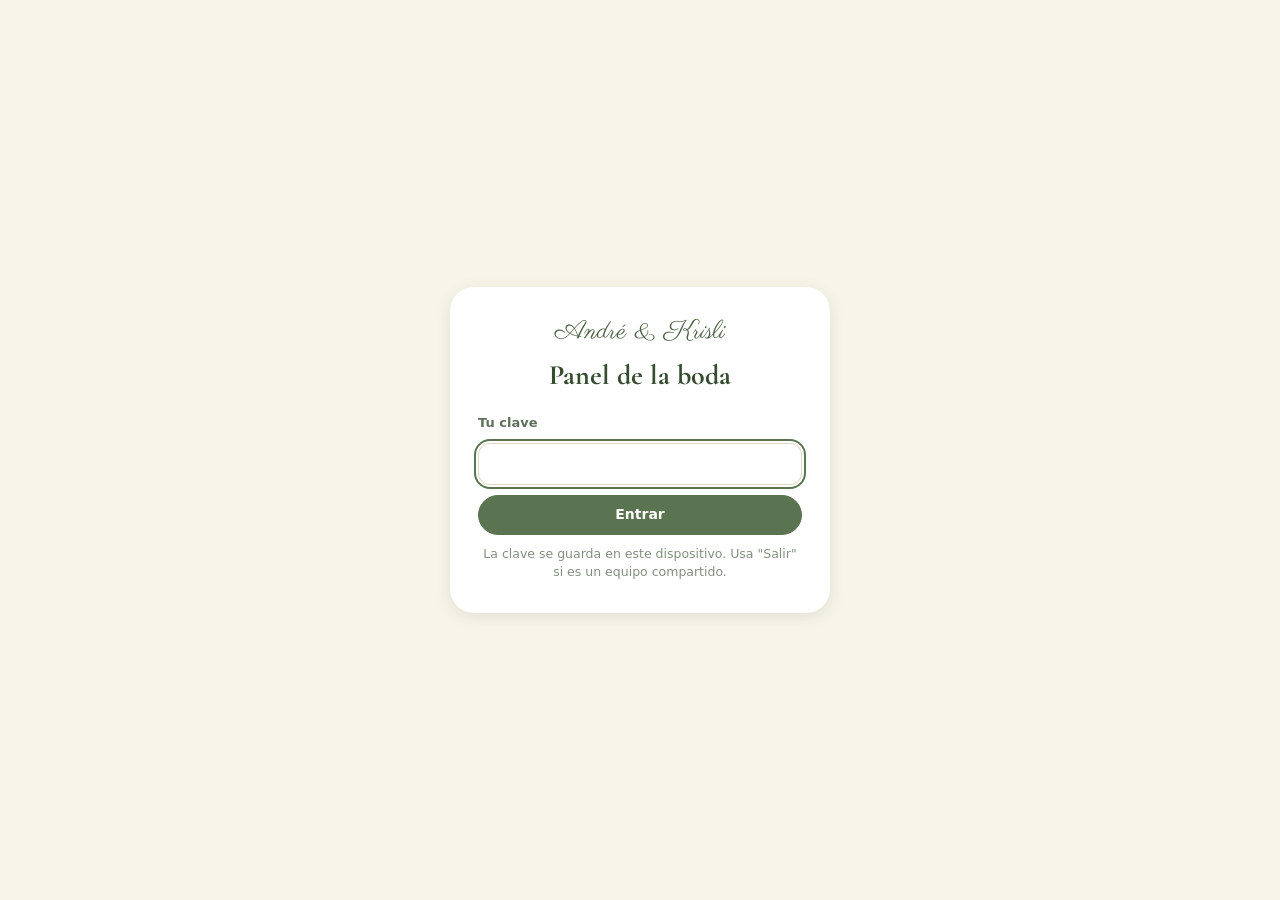
<file: admin.html>
<!DOCTYPE html>
<html lang="es">
<head>
<meta charset="utf-8">
<!-- La invitación ahora vive en Vercel. Si alguien abre un link viejo de
     GitHub Pages, lo llevamos a la misma página y con el mismo ?codigo. -->
<script>
if (location.hostname === "leodre04.github.io") {
  location.replace("https://boda-andre-krisli.vercel.app" + location.pathname.replace(/^\/WEB_BODA/, "") + location.search + location.hash);
}
</script>
<meta name="viewport" content="width=device-width, initial-scale=1">
<!-- Panel de administración de la boda. No tiene enlaces desde la
     invitación y no se indexa. Los datos solo llegan con una clave válida
     (ver "PANEL DE ADMINISTRACIÓN" en docs/apps-script/Code.gs). -->
<meta name="robots" content="noindex, nofollow">
<meta name="referrer" content="no-referrer">
<title>Panel · André &amp; Krisli</title>
<link rel="icon" type="image/svg+xml" href="img/favicon.svg">
<link rel="preconnect" href="https://fonts.googleapis.com">
<link rel="preconnect" href="https://fonts.gstatic.com" crossorigin>
<link rel="stylesheet" href="https://fonts.googleapis.com/css2?family=Parisienne&family=Cormorant+Garamond:wght@500;600;700&display=swap">
<link rel="stylesheet" href="css/admin.css?v=202611161900">
</head>
<body>

<!-- Ingreso con la clave de cada uno -->
<main class="adm-login" id="adm-login" hidden>
  <form class="adm-login-card" id="adm-login-form">
    <div class="adm-script">André &amp; Krisli</div>
    <h1>Panel de la boda</h1>
    <label for="adm-clave">Tu clave</label>
    <input id="adm-clave" type="password" autocomplete="current-password" required>
    <p class="adm-error" id="adm-login-error" role="alert" hidden></p>
    <button type="submit" class="adm-btn adm-btn-primary" id="adm-login-btn">Entrar</button>
    <p class="adm-nota">La clave se guarda en este dispositivo. Usa "Salir" si es un equipo compartido.</p>
  </form>
</main>

<div class="adm-app" id="adm-app" hidden>
  <header class="adm-header">
    <div class="adm-brand"><span class="adm-script">A &amp; K</span> <span>Panel</span></div>
    <div class="adm-header-acciones">
      <span class="adm-quien" id="adm-quien"></span>
      <span class="adm-sync" id="adm-sync" aria-live="polite"></span>
      <button type="button" class="adm-btn adm-btn-ghost" id="adm-refrescar">Actualizar</button>
      <button type="button" class="adm-btn adm-btn-ghost" id="adm-salir">Salir</button>
    </div>
  </header>
  <nav class="adm-tabs" id="adm-tabs" role="tablist" aria-label="Secciones">
    <button type="button" role="tab" data-vista="resumen">Resumen</button>
    <button type="button" role="tab" data-vista="invitados">Invitados</button>
    <button type="button" role="tab" data-vista="mesas">Mesas</button>
    <button type="button" role="tab" data-vista="entrada">Entrada</button>
    <button type="button" role="tab" data-vista="regalos">Regalos</button>
    <button type="button" role="tab" data-vista="historial">Historial</button>
  </nav>
  <main class="adm-main" id="adm-vista" tabindex="-1"></main>
</div>

<div class="adm-toast" id="adm-toast" role="status" hidden></div>

<script src="js/config.js?v=202611161200"></script>
<script src="js/admin.js?v=202611161900"></script>
</body>
</html>
</file>
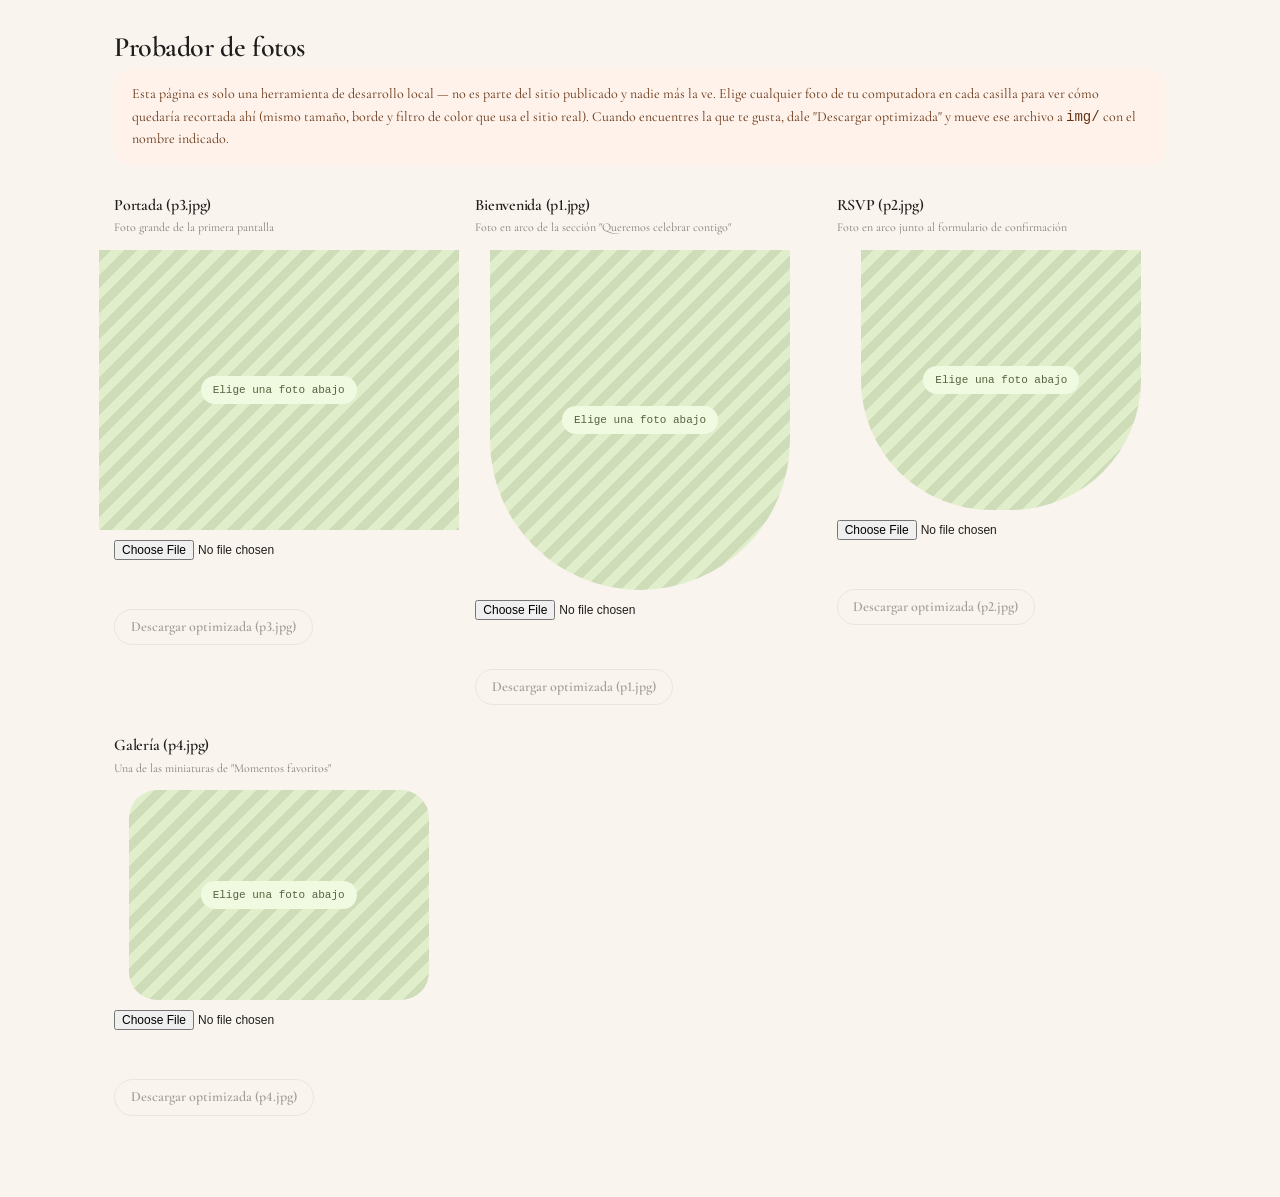
<file: preview.html>
<!DOCTYPE html>
<html lang="es">
<head>
<meta charset="utf-8">
<!-- La invitación ahora vive en Vercel. Si alguien abre un link viejo de
     GitHub Pages, lo llevamos a la misma página y con el mismo ?codigo. -->
<script>
if (location.hostname === "leodre04.github.io") {
  location.replace("https://boda-andre-krisli.vercel.app" + location.pathname.replace(/^\/WEB_BODA/, "") + location.search + location.hash);
}
</script>
<meta name="viewport" content="width=device-width, initial-scale=1">
<title>Probador de fotos (solo local)</title>
<link rel="preconnect" href="https://fonts.googleapis.com">
<link rel="preconnect" href="https://fonts.gstatic.com" crossorigin>
<!-- Solo los pesos que se usan: 400, 500, 600 y la cursiva 400. El 300
     se pedía y no lo usa ninguna regla. -->
<link rel="stylesheet" href="https://fonts.googleapis.com/css2?family=Parisienne&family=Cormorant+Garamond:ital,wght@0,400;0,500;0,600;1,400&display=swap">
<link rel="stylesheet" href="css/tokens.css?v=202610271200">
<link rel="stylesheet" href="css/site.css?v=202610271200">
<style>
  body { padding: 32px 24px 80px; max-width: 1100px; margin: 0 auto; }
  .warn {
    background: var(--color-accent-100); color: var(--color-accent-800);
    border-radius: 16px; padding: 14px 18px; font-size: 14px; margin-bottom: 32px;
  }
  .slots { display: grid; grid-template-columns: repeat(auto-fit, minmax(280px, 1fr)); gap: 32px; }
  .slot { display: flex; flex-direction: column; gap: 10px; }
  .slot h3 { margin: 0; font-size: 16px; }
  .slot .hint { font-size: 12px; color: color-mix(in srgb, var(--color-text) 55%, transparent); margin: -6px 0 2px; }
  .slot .box { align-self: center; }
  .slot input[type="file"] { font-size: 12px; }
  .slot .meta { font-size: 12px; color: color-mix(in srgb, var(--color-text) 55%, transparent); min-height: 16px; }
  .slot button { align-self: flex-start; }
  .slot button[disabled] { opacity: .4; cursor: not-allowed; }
</style>
</head>
<body>

<h1 style="font-size:28px;margin:0 0 6px">Probador de fotos</h1>
<p class="warn">
  Esta página es solo una herramienta de desarrollo local — no es parte del sitio publicado
  y nadie más la ve. Elige cualquier foto de tu computadora en cada casilla para ver cómo
  quedaría recortada ahí (mismo tamaño, borde y filtro de color que usa el sitio real).
  Cuando encuentres la que te gusta, dale "Descargar optimizada" y mueve ese archivo a
  <code>img/</code> con el nombre indicado.
</p>

<div class="slots">

  <div class="slot" data-slot="p3">
    <h3>Portada (p3.jpg)</h3>
    <p class="hint">Foto grande de la primera pantalla</p>
    <div class="box photo" style="width:360px;height:280px">
      <span class="photo-label">Elige una foto abajo</span>
    </div>
    <input type="file" accept="image/*">
    <p class="meta"></p>
    <button class="btn btn-secondary" type="button" disabled>Descargar optimizada (p3.jpg)</button>
  </div>

  <div class="slot" data-slot="p1">
    <h3>Bienvenida (p1.jpg)</h3>
    <p class="hint">Foto en arco de la sección "Queremos celebrar contigo"</p>
    <div class="box photo" style="width:300px;height:340px;border-radius:0 0 150px 150px">
      <span class="photo-label">Elige una foto abajo</span>
    </div>
    <input type="file" accept="image/*">
    <p class="meta"></p>
    <button class="btn btn-secondary" type="button" disabled>Descargar optimizada (p1.jpg)</button>
  </div>

  <div class="slot" data-slot="p2">
    <h3>RSVP (p2.jpg)</h3>
    <p class="hint">Foto en arco junto al formulario de confirmación</p>
    <div class="box photo" style="width:280px;height:260px;border-radius:0 0 130px 130px">
      <span class="photo-label">Elige una foto abajo</span>
    </div>
    <input type="file" accept="image/*">
    <p class="meta"></p>
    <button class="btn btn-secondary" type="button" disabled>Descargar optimizada (p2.jpg)</button>
  </div>

  <div class="slot" data-slot="p4">
    <h3>Galería (p4.jpg)</h3>
    <p class="hint">Una de las miniaturas de "Momentos favoritos"</p>
    <div class="box photo" style="width:300px;height:210px;border-radius:28px">
      <span class="photo-label">Elige una foto abajo</span>
    </div>
    <input type="file" accept="image/*">
    <p class="meta"></p>
    <button class="btn btn-secondary" type="button" disabled>Descargar optimizada (p4.jpg)</button>
  </div>

</div>

<script>
(function () {
  "use strict";

  document.querySelectorAll(".slot").forEach(function (slot) {
    var name = slot.getAttribute("data-slot");
    var box = slot.querySelector(".box");
    var input = slot.querySelector('input[type="file"]');
    var meta = slot.querySelector(".meta");
    var dlBtn = slot.querySelector("button");
    var currentImg = null;

    input.addEventListener("change", function () {
      var file = input.files[0];
      if (!file) return;

      var url = URL.createObjectURL(file);
      box.innerHTML = "";
      var img = new Image();
      img.src = url;
      img.alt = "";
      box.appendChild(img);
      currentImg = img;

      meta.textContent = file.name + " — " + (file.size / 1024 / 1024).toFixed(1) + " MB original";
      dlBtn.disabled = false;

      img.addEventListener("load", function () {
        URL.revokeObjectURL(url);
      });
    });

    dlBtn.addEventListener("click", function () {
      if (!currentImg) return;
      var maxSide = 1280;
      var w = currentImg.naturalWidth;
      var h = currentImg.naturalHeight;
      var scale = Math.min(1, maxSide / Math.max(w, h));
      var canvas = document.createElement("canvas");
      canvas.width = Math.round(w * scale);
      canvas.height = Math.round(h * scale);
      var ctx = canvas.getContext("2d");
      ctx.drawImage(currentImg, 0, 0, canvas.width, canvas.height);

      canvas.toBlob(function (blob) {
        var a = document.createElement("a");
        a.href = URL.createObjectURL(blob);
        a.download = name + ".jpg";
        document.body.appendChild(a);
        a.click();
        a.remove();
        meta.textContent += " → descargada como " + name + ".jpg (" + (blob.size / 1024).toFixed(0) + " KB)";
      }, "image/jpeg", 0.6);
    });
  });
})();
</script>
</body>
</html>
</file>
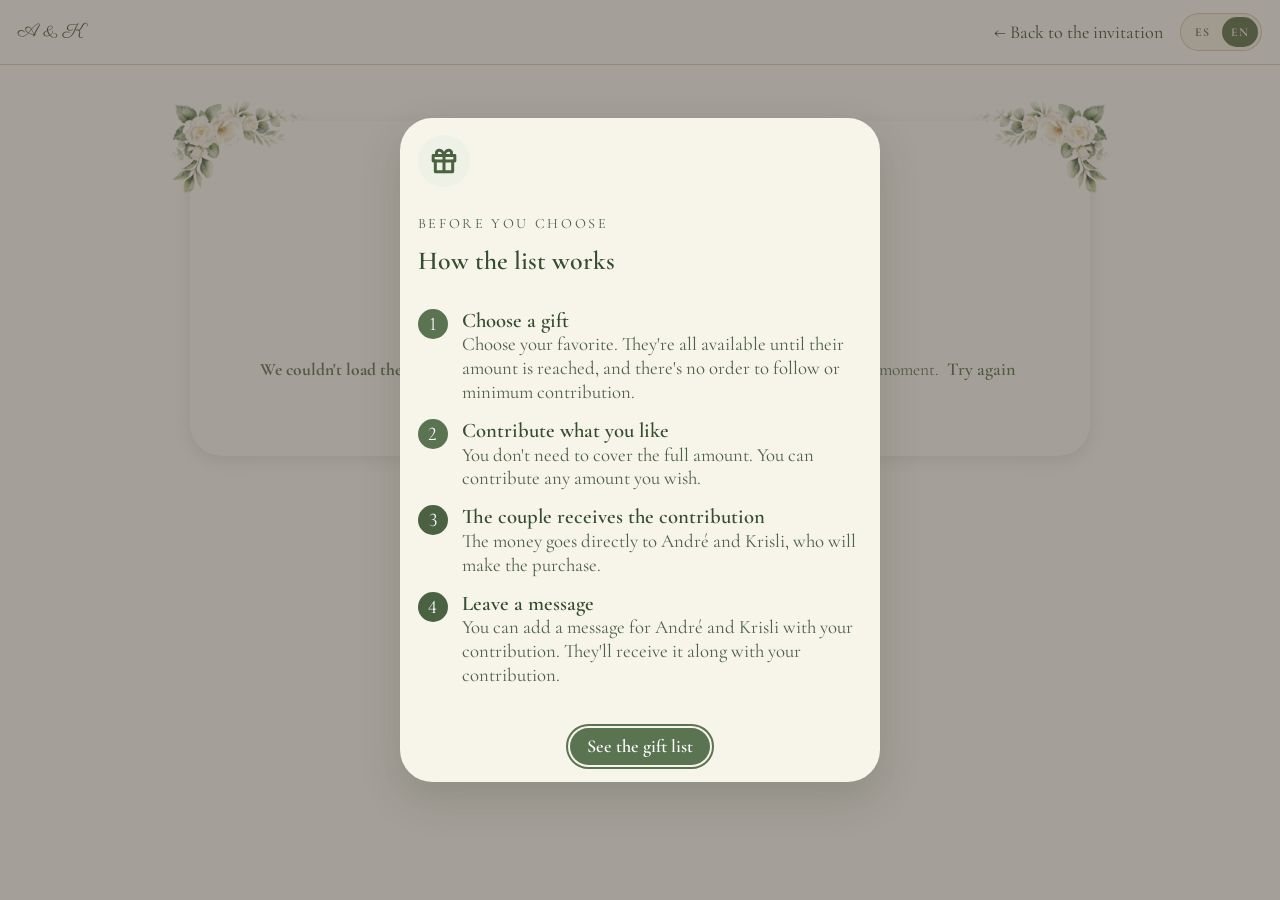
<file: regalos.html>
<!DOCTYPE html>
<html lang="es">
<head>
<meta charset="utf-8">
<!-- La invitación ahora vive en Vercel. Si alguien abre un link viejo de
     GitHub Pages, lo llevamos a la misma página y con el mismo ?codigo. -->
<script>
if (location.hostname === "leodre04.github.io") {
  location.replace("https://boda-andre-krisli.vercel.app" + location.pathname.replace(/^\/WEB_BODA/, "") + location.search + location.hash);
}
</script>
<meta name="viewport" content="width=device-width, initial-scale=1">
<!-- Sin esto, iOS y Android detectan los numeros de cuenta como
     telefonos: los subrayan y los vuelven enlaces de llamada, y como el
     heuristico no acierta en todos, unos salian subrayados y otros no. -->
<meta name="format-detection" content="telephone=no">
<title>Lista de regalos — André &amp; Krisli</title>
<meta name="description" content="Elige un regalo para André y Krisli y aporta por Yape o transferencia.">
<link rel="icon" type="image/svg+xml" href="img/favicon.svg">
<meta name="theme-color" content="#ffffff">
<meta name="robots" content="noindex">
<link rel="preconnect" href="https://fonts.googleapis.com">
<link rel="preconnect" href="https://fonts.gstatic.com" crossorigin>
<!-- Solo los pesos que se usan: 400, 500, 600 y la cursiva 400. El 300
     se pedía y no lo usa ninguna regla. -->
<link rel="stylesheet" href="https://fonts.googleapis.com/css2?family=Parisienne&family=Cormorant+Garamond:ital,wght@0,400;0,500;0,600;1,400&display=swap">
<link rel="stylesheet" href="css/tokens.css?v=202610271200">
<link rel="stylesheet" href="css/site.css?v=202610271200">
<link rel="stylesheet" href="css/theme-elegante.css?v=202610271200">
<!-- Idioma (js/i18n.js): va primero, en el <head>, para traducir al
     inglés la página mientras se lee, antes de que se pinte. -->
<script src="js/i18n.js?v=202611161200"></script>
</head>
<body>
<!-- Música que sigue desde la invitación (js/efectos.js): si venía
     sonando, se retoma acá; el botón es el mismo de la invitación. -->
<audio id="bg-music" loop preload="none">
  <!-- AAC a 112 kbps (1,4 MB) primero; el MP3 original (256 kbps, 3 MB)
       queda solo de respaldo para un navegador que no lea AAC. A esa
       calidad no se oye diferencia en el parlante de un celular, y es
       la mitad de datos antes de que suene. -->
  <source src="audio/musica-fondo.m4a" type="audio/mp4">
  <source src="audio/musica-fondo.mp3" type="audio/mpeg">
</audio>
<button type="button" class="music-toggle" id="music-toggle" aria-label="Pausar música" aria-pressed="false" hidden>
  <span class="music-toggle-icon">
    <svg class="icon-playing" width="16" height="16" viewBox="0 0 24 24" fill="currentColor" aria-hidden="true"><path d="M8 5h3v14H8zM13 5h3v14h-3z"/></svg>
    <svg class="icon-paused" width="16" height="16" viewBox="0 0 24 24" fill="currentColor" aria-hidden="true" hidden><path d="M8 5v14l11-7z"/></svg>
  </span>
  <span class="music-toggle-text" id="music-toggle-text">Pausar música</span>
</button>

<header class="nav site-nav nav-simple">
  <span class="nav-brand">A &amp; K</span>
  <nav class="nav-links">
    <a id="gift-back-link" href="index.html">← Volver a la invitación</a>
  </nav>
</header>

<main>
  <!-- Página separada de la Mesa de regalos de index.html — mismo
       gift-grid/gift-contribute e initGiftRegistry, pero acá viven en su
       propio archivo (js/regalos.js) para no cargar todo site.js (RSVP,
       sobre de apertura, etc.) en una página que no los necesita. El
       link de vuelta a index.html y el ?codigo= se resuelven en
       js/regalos.js. -->
  <section class="gifts gifts-page">
    <div class="envelope-card floral-frame">
      <div class="details-head">
        <div class="section-kicker sage">Mesa de regalos</div>
        <h2 class="section-title">Elige el que más te guste</h2>
        <!-- Vuelve a abrir las reglas: el cartel sale solo la primera vez
             en cada celular, y así se puede consultar cuando se quiera. -->
        <button type="button" class="gift-howto-link" id="gift-howto-link">¿Cómo funciona la lista?</button>
      </div>

      <!-- Filtro (initGiftRegistry): arranca en "Disponibles" para que en
           el celular no haya que pasar por los regalos ya completos. Solo
           aparece cuando hay de los dos tipos. -->
      <div class="gift-filter" id="gift-filter" role="group" aria-label="Mostrar regalos" hidden>
        <button type="button" class="gift-filter-btn" data-filtro="disponibles" aria-pressed="true">Disponibles <span class="gift-filter-n"></span></button>
        <button type="button" class="gift-filter-btn" data-filtro="completos" aria-pressed="false">Completos <span class="gift-filter-n"></span></button>
        <button type="button" class="gift-filter-btn" data-filtro="todos" aria-pressed="false">Todos</button>
      </div>

      <!-- Carga (cargarRegalos): tarjetas "fantasma" con la forma de un
           regalo mientras responde la API, que puede tardar de 2 a 40 s si
           estaba dormida. Antes el texto de carga vivía DENTRO de la lista
           oculta y no se veía: el invitado solo veía un hueco. -->
      <div class="gift-loading" id="gift-loading">
        <!-- Adaptada de "Pantalla de carga: regalo de bodas": la caja se
             envuelve, se cierra con la cinta y le aparece el moño. Colores
             del sitio: caja crema, papel salvia con lunares, cinta y moño
             en arena (el "dorado" de esta paleta). -->
        <div class="gl-scene" aria-hidden="true">
          <div class="gl-floor"></div>
          <div class="gl-gift">
            <div class="gl-body"><div class="gl-paper"></div></div>
            <div class="gl-lid"><div class="gl-paper"></div></div>
            <div class="gl-rib-v"></div>
            <div class="gl-rib-h"></div>
            <svg class="gl-bow" viewBox="0 0 72 44" width="72" height="44">
              <defs>
                <linearGradient id="gl-s1" x1="0" x2="1" y1="0" y2="1">
                  <stop offset="0" stop-color="#EAE3D2"/><stop offset=".5" stop-color="#C9B894"/><stop offset="1" stop-color="#A3936E"/>
                </linearGradient>
                <linearGradient id="gl-s2" x1="1" x2="0" y1="0" y2="1">
                  <stop offset="0" stop-color="#EAE3D2"/><stop offset=".5" stop-color="#C9B894"/><stop offset="1" stop-color="#A3936E"/>
                </linearGradient>
              </defs>
              <path d="M36 36 C26 14 6 6 4 22 C2 36 22 40 36 36Z" fill="url(#gl-s1)"/>
              <path d="M36 36 C46 14 66 6 68 22 C70 36 50 40 36 36Z" fill="url(#gl-s2)"/>
              <path d="M34 34 C27 22 16 18 14 25 C13 31 25 35 34 34Z" fill="#7A6A45" opacity=".3"/>
              <path d="M38 34 C45 22 56 18 58 25 C59 31 47 35 38 34Z" fill="#7A6A45" opacity=".3"/>
              <ellipse cx="36" cy="36" rx="7" ry="6" fill="url(#gl-s1)"/>
              <ellipse cx="34" cy="34" rx="2.8" ry="1.8" fill="#F7F4EA" opacity=".85"/>
            </svg>
          </div>
          <span class="gl-spark gl-a"></span>
          <span class="gl-spark gl-b"></span>
          <span class="gl-spark gl-c"></span>
        </div>
        <p class="gift-loading-txt" role="status"><span id="gift-loading-txt">Preparando la lista de regalos</span><span class="gl-dots" aria-hidden="true"><span>.</span><span>.</span><span>.</span></span></p>
      </div>

      <div class="gift-grid" id="gift-grid" hidden></div>
      <p class="gift-grid-status" id="gift-grid-empty" hidden>Todavía no hay regalos en la lista. Vuelve a intentarlo más tarde o escríbenos por WhatsApp si tienes dudas.</p>

      <!-- En celular, "Continuar" recién revela el panel de aporte de
           abajo como una segunda pantalla (con su propio botón fijo);
           en escritorio esta barra no se usa — el panel ya se ve al
           lado de la lista. Ver initMobileFlow en regalos.js. -->
      <div class="gift-mobile-bar" id="gift-mobile-continue" hidden>
        <button type="button" class="btn btn-primary btn-block" id="gift-continue-btn">Continuar</button>
      </div>

      <div class="gift-contribute" id="gift-contribute" hidden>
        <button type="button" class="gift-mobile-back" id="gift-mobile-back">← Volver a la lista</button>
        <!-- Cabecera a todo el ancho (bloque 13a): el regalo elegido y su
             avance mandan sobre las dos columnas, no sobre una. -->
        <div class="gift-contribute-head">
          <div>
            <div class="details-label">Tu regalo</div>
            <div class="details-heading" id="gift-picked-name">—</div>
          </div>
          <div class="gift-progress" id="gift-picked-progress"></div>
        </div>
        <div class="gift-contribute-grid">
          <div class="gift-contribute-picked">
            <div class="gift-contribute-fields">
              <div class="field">
                <div class="gift-step"><span class="gift-step-n">1</span>¿Cuánto quieres aportar?</div>
                <!-- Montos sugeridos en vez del riel: el bloque 13 elige el
                     monto de un toque. A diferencia de la maqueta, que los
                     trae escritos a mano, acá se calculan sobre lo que FALTA
                     del regalo (ver montosSugeridos en regalos.js). -->
                <div class="gift-montos" id="gift-montos" role="group" aria-label="Montos sugeridos"></div>
                <label class="gift-monto-otro" for="gift-monto-num">Otro monto</label>
                <!-- En la maqueta "Otro monto" NO es un campo de verdad: en
                     web solo lo parece y en móvil es un enlace subrayado. Acá
                     sí funciona, que es lo que permite aportar una cifra
                     exacta. Es el valor que manda: las pastillas de arriba
                     solo lo rellenan. inputmode abre el teclado numérico. -->
                <div class="gift-monto-field">
                  <span class="gift-monto-prefix" aria-hidden="true">S/</span>
                  <input type="number" class="input gift-monto-num" id="gift-monto-num"
                         inputmode="numeric" step="1" min="1" placeholder="0" aria-label="Monto a aportar en soles">
                </div>
                <!-- Hay una cuenta en dólares, pero la lista lleva la cuenta
                     en soles: sin esta nota no se sabía qué anotar. -->
                <p class="gift-monto-nota">Si transfieres en dólares, escribe el equivalente aproximado en soles.</p>
                <!-- Aviso de "completas el regalo": el bloque 13 lo baja de
                     banner verde oscuro a una línea con un check al lado del
                     monto. Antes pesaba más que el propio campo. -->
                <p class="gift-complete-hint" id="gift-complete-hint" hidden>
                  <svg viewBox="0 0 24 24" fill="none" stroke="currentColor" stroke-width="2.5" stroke-linecap="round" stroke-linejoin="round" aria-hidden="true"><path d="M20 6 9 17l-5-5"/></svg>
                  Con esto completas el regalo. ¡Muchas gracias!
                </p>
              </div>
              <div class="field">
                <div class="gift-step"><span class="gift-step-n">2</span>De parte de</div>
                <label for="gift-nombre" class="sr-only-label">Tu nombre <span class="field-tag is-req">obligatorio</span></label>
                <input class="input" id="gift-nombre" placeholder="Tu nombre">
              </div>
              <div class="field"><label for="gift-mensaje">Mensaje <span class="field-tag is-opt">opcional</span></label><input class="input" id="gift-mensaje" placeholder="Un mensaje para los novios, si quieres…"></div>
            </div>
            <p class="rsvp-note nota-aporte">Si alguien más aporta al mismo regalo, se suma y el avance de arriba se actualiza para todos.</p>
          </div>

          <div class="gift-contribute-howto">
            <div class="gift-step"><span class="gift-step-n">3</span>Transfiere a cualquiera</div>
            <!-- Mismos datos que la mesa de regalos de index.html. Si cambian,
                 actualizar los dos lugares (y el bloque gifts de config.js). -->
            <div class="pay-card-wrap">
              <div class="pay-sheet">
                <div class="pay-bank">
                  <span class="pay-bank-tag">Yape / Plin</span>
                  <span class="pay-bank-owner">A nombre de André Leon</span>
                  <div class="pay-row">
                    <div class="pay-row-body">
                      <span class="pay-row-label">Celular</span>
                      <span class="pay-num pay-num-tel">992 770 777</span>
                    </div>
                    <button class="pay-copy" type="button" data-copy="992770777" aria-label="Copiar el número de Yape"><svg class="pay-copy-i" viewBox="0 0 24 24" fill="none" stroke="currentColor" stroke-width="2.75" stroke-linecap="round" stroke-linejoin="round" aria-hidden="true"><rect x="9" y="9" width="12" height="12" rx="3"/><path d="M5 15H4a2 2 0 0 1-2-2V4a2 2 0 0 1 2-2h9a2 2 0 0 1 2 2v1"/></svg><svg class="pay-copy-ok" viewBox="0 0 24 24" fill="none" stroke="currentColor" stroke-width="2.75" stroke-linecap="round" stroke-linejoin="round" aria-hidden="true"><path d="M20 6 9 17l-5-5"/></svg></button>
                  </div>
                </div>
                <div class="pay-bank">
                  <span class="pay-bank-tag">Interbank</span> <span class="pay-bank-moneda is-soles">Soles · S/</span>
                  <span class="pay-bank-owner">A nombre de André Leon</span>
                  <div class="pay-row">
                    <div class="pay-row-body">
                      <span class="pay-row-label">Cuenta en soles</span>
                      <span class="pay-num">898 3225047 822</span>
                    </div>
                    <button class="pay-copy" type="button" data-copy="8983225047822" aria-label="Copiar la cuenta en soles de Interbank"><svg class="pay-copy-i" viewBox="0 0 24 24" fill="none" stroke="currentColor" stroke-width="2.75" stroke-linecap="round" stroke-linejoin="round" aria-hidden="true"><rect x="9" y="9" width="12" height="12" rx="3"/><path d="M5 15H4a2 2 0 0 1-2-2V4a2 2 0 0 1 2-2h9a2 2 0 0 1 2 2v1"/></svg><svg class="pay-copy-ok" viewBox="0 0 24 24" fill="none" stroke="currentColor" stroke-width="2.75" stroke-linecap="round" stroke-linejoin="round" aria-hidden="true"><path d="M20 6 9 17l-5-5"/></svg></button>
                  </div>
                  <div class="pay-row">
                    <div class="pay-row-body">
                      <span class="pay-row-label">CCI</span>
                      <span class="pay-num pay-num-cci">003 898 0132250478 2240</span>
                    </div>
                    <button class="pay-copy" type="button" data-copy="00389801322504782240" aria-label="Copiar el CCI de Interbank"><svg class="pay-copy-i" viewBox="0 0 24 24" fill="none" stroke="currentColor" stroke-width="2.75" stroke-linecap="round" stroke-linejoin="round" aria-hidden="true"><rect x="9" y="9" width="12" height="12" rx="3"/><path d="M5 15H4a2 2 0 0 1-2-2V4a2 2 0 0 1 2-2h9a2 2 0 0 1 2 2v1"/></svg><svg class="pay-copy-ok" viewBox="0 0 24 24" fill="none" stroke="currentColor" stroke-width="2.75" stroke-linecap="round" stroke-linejoin="round" aria-hidden="true"><path d="M20 6 9 17l-5-5"/></svg></button>
                  </div>
                </div>
                <div class="pay-bank">
                  <span class="pay-bank-tag">BCP</span> <span class="pay-bank-moneda is-dolares">Dólares · US$</span>
                  <span class="pay-bank-owner">A nombre de Krisli Heidinger</span>
                  <div class="pay-row">
                    <div class="pay-row-body">
                      <span class="pay-row-label">Cuenta en dólares</span>
                      <span class="pay-num">193 94831562 1 54</span>
                    </div>
                    <button class="pay-copy" type="button" data-copy="19394831562154" aria-label="Copiar la cuenta BCP en dólares"><svg class="pay-copy-i" viewBox="0 0 24 24" fill="none" stroke="currentColor" stroke-width="2.75" stroke-linecap="round" stroke-linejoin="round" aria-hidden="true"><rect x="9" y="9" width="12" height="12" rx="3"/><path d="M5 15H4a2 2 0 0 1-2-2V4a2 2 0 0 1 2-2h9a2 2 0 0 1 2 2v1"/></svg><svg class="pay-copy-ok" viewBox="0 0 24 24" fill="none" stroke="currentColor" stroke-width="2.75" stroke-linecap="round" stroke-linejoin="round" aria-hidden="true"><path d="M20 6 9 17l-5-5"/></svg></button>
                  </div>
                  <div class="pay-row">
                    <div class="pay-row-body">
                      <span class="pay-row-label">CCI</span>
                      <span class="pay-num pay-num-cci">002 193 194831562154 19</span>
                    </div>
                    <button class="pay-copy" type="button" data-copy="00219319483156215419" aria-label="Copiar el CCI del BCP"><svg class="pay-copy-i" viewBox="0 0 24 24" fill="none" stroke="currentColor" stroke-width="2.75" stroke-linecap="round" stroke-linejoin="round" aria-hidden="true"><rect x="9" y="9" width="12" height="12" rx="3"/><path d="M5 15H4a2 2 0 0 1-2-2V4a2 2 0 0 1 2-2h9a2 2 0 0 1 2 2v1"/></svg><svg class="pay-copy-ok" viewBox="0 0 24 24" fill="none" stroke="currentColor" stroke-width="2.75" stroke-linecap="round" stroke-linejoin="round" aria-hidden="true"><path d="M20 6 9 17l-5-5"/></svg></button>
                  </div>
                </div>
              </div>
            </div>

          </div>
        </div>

        <!-- Adjuntar y enviar van en un pie a todo el ancho, no dentro de la
             columna derecha. En 13a el botón vive junto a los datos
             bancarios, y como el nombre está en la OTRA columna, se llega a
             "Ya transferí" sin haber dicho quién eres — lo advierte el propio
             bloque. Acá el envío queda después de los tres pasos. -->
        <div class="gift-contribute-foot">
          <!-- Pastilla con contorno y clip: antes era un recuadro punteado
               que no se leía como botón. -->
          <label class="gift-upload" for="gift-comprobante" id="gift-upload-label">
            <svg viewBox="0 0 24 24" fill="none" stroke="currentColor" stroke-width="2" stroke-linecap="round" stroke-linejoin="round" aria-hidden="true"><path d="M21.44 11.05l-9.19 9.19a6 6 0 0 1-8.49-8.49l9.19-9.19a4 4 0 0 1 5.66 5.66l-9.2 9.19a2 2 0 0 1-2.83-2.83l8.49-8.48"/></svg>
            <span class="gift-upload-txt">Adjuntar constancia</span>
            <span class="gift-upload-opt">· opcional</span>
          </label>
          <input type="file" id="gift-comprobante" accept="image/*" class="visually-hidden">

          <p class="gift-error" id="gift-error" role="alert" hidden></p>
          <button class="btn btn-primary btn-block" type="button" id="gift-submit">Ya transferí, avisar a los novios</button>
        </div>
      </div>
    </div>
  </section>
</main>

<!-- Modal "Cómo funciona la lista" — se muestra una vez al entrar (se
     puede desactivar con "No mostrar de nuevo", guardado en este
     dispositivo). Basado en un mockup de claude.ai/design. -->
<div class="dialog-backdrop gift-intro" id="gift-intro" hidden>
  <div class="dialog gift-intro-dialog" role="dialog" aria-modal="true" aria-labelledby="gift-intro-title">
    <div class="gift-intro-icon" aria-hidden="true">
      <svg width="26" height="26" viewBox="0 0 24 24" fill="none" stroke="currentColor" stroke-width="2.75" stroke-linecap="round" stroke-linejoin="round"><path d="M20 12v10H4V12"/><path d="M2 7h20v5H2z"/><path d="M12 22V7"/><path d="M12 7H7.5a2.5 2.5 0 0 1 0-5C11 2 12 7 12 7Z"/><path d="M12 7h4.5a2.5 2.5 0 0 0 0-5C13 2 12 7 12 7Z"/></svg>
    </div>
    <div class="section-kicker">Antes de elegir</div>
    <div class="dialog-title" id="gift-intro-title">Cómo funciona la lista</div>
    <div class="gift-intro-steps">
      <div class="gift-intro-step"><span class="gift-intro-num">1</span><div><strong class="gift-intro-step-title">Elige un regalo</strong><p>Elige el que más te guste. Todos están disponibles hasta completar su monto y no hay un orden de elección ni un mínimo de aporte.</p></div></div>
      <div class="gift-intro-step"><span class="gift-intro-num">2</span><div><strong class="gift-intro-step-title">Aporta lo que prefieras</strong><p>No hace falta cubrir el monto completo: aporta lo que quieras.</p></div></div>
      <div class="gift-intro-step sage"><span class="gift-intro-num">3</span><div><strong class="gift-intro-step-title">Los novios reciben el aporte</strong><p>El dinero llega directo a André y Krisli, y ellos hacen la compra.</p></div></div>
      <div class="gift-intro-step sage"><span class="gift-intro-num">4</span><div><strong class="gift-intro-step-title">Deja un mensaje</strong><p>Puedes acompañar tu aporte con un mensaje para André y Krisli. Lo recibirán junto con tu aporte.</p></div></div>
    </div>
    <div class="dialog-actions dialog-actions-centro">
      <button type="button" class="btn btn-primary" id="gift-intro-close">Ver la lista de regalos</button>
    </div>
  </div>
</div>

<!-- Modal de agradecimiento tras avisar la transferencia — con el detalle
     del aporte que se acaba de registrar. Basado en un mockup de
     claude.ai/design, adaptado a lo que el backend realmente guarda (sin
     "método de pago", que ese mockup sí traía). -->
<div class="dialog-backdrop gift-thanks" id="gift-thanks" hidden>
  <div class="dialog gift-thanks-dialog" role="dialog" aria-modal="true" aria-labelledby="gift-thanks-title">
    <button type="button" class="gift-thanks-close" id="gift-thanks-close" aria-label="Cerrar">✕</button>
    <div class="gift-thanks-photo"><picture><source srcset="img/p1.webp" type="image/webp"><img src="img/p1.jpg" alt="André y Krisli" loading="lazy" decoding="async"></picture></div>
    <div class="gift-thanks-content">
      <div class="gift-thanks-icon" aria-hidden="true">
        <svg width="30" height="30" viewBox="0 0 24 24" fill="none" stroke="currentColor" stroke-width="2.75" stroke-linecap="round" stroke-linejoin="round"><path d="M20 12v10H4V12"/><path d="M2 7h20v5H2z"/><path d="M12 22V7"/><path d="M12 7H7.5a2.5 2.5 0 0 1 0-5C11 2 12 7 12 7Z"/><path d="M12 7h4.5a2.5 2.5 0 0 0 0-5C13 2 12 7 12 7Z"/></svg>
      </div>
      <!-- Solo el agradecimiento: sin recuadro de regalo/monto/estado ni
           barra de avance. El avance lo ven al volver a la lista. -->
      <div class="dialog-title" id="gift-thanks-title">Gracias por este regalo</div>
      <p class="dialog-body">Tu aporte ya suma en la lista. ¡Muchas gracias por acompañarnos!</p>
      <div class="dialog-actions dialog-actions-centro">
        <button type="button" class="btn btn-primary" id="gift-thanks-back">Volver a la lista</button>
      </div>
    </div>
  </div>
</div>

<script src="js/config.js?v=202611161200"></script>
<script src="js/efectos.js?v=202610271200"></script>
<script src="js/regalos.js?v=202610271200"></script>
</body>
</html>
</file>
<file: css/tokens.css>
/* Organic — design-system tokens and component classes. This file is the source of truth for the system's look; retune it here and see readme.md. */
/* Las fuentes (Parisienne y Cormorant Garamond) se cargan con <link> en
   el <head> de cada página, no con @import acá: un @import dentro de un
   CSS obliga al navegador a bajar primero este archivo, recién ahí
   descubrir el de Google Fonts, y recién ahí las fuentes — tres viajes
   en fila antes de poder dibujar el texto, que en datos móviles se nota. */

:root {
  --color-bg: #f5ead8;
  --color-surface: #ebddc5;
  --color-text: #201e1d;

  /* — dos tonos para el texto secundario —
     Antes había once opacidades distintas repartidas por el CSS (40, 45,
     50, 55, 60, 62, 66, 70, 75, 78, 82%) y las bajas no se leían: medido
     sobre blanco, el 55% daba 2.85:1 y el 70% daba 4.10:1, cuando el
     mínimo legible es 4.5:1. Sobre los fondos crema y arena bajaba aún
     más. Ahora son dos, las dos por encima del mínimo:
       soft  88%  ->  6.7:1 blanco / 6.2:1 crema / 5.9:1 arena
       muted 80%  ->  5.3:1 blanco / 5.0:1 crema / 4.8:1 arena
     Se conserva la jerarquía (párrafo más presente que etiqueta) pero sin
     que ninguno caiga por debajo de lo legible. Al estar en un token, si
     hay que subirlos otra vez se toca acá y no en 37 sitios. */
  --color-text-soft: color-mix(in srgb, var(--color-text) 88%, transparent);
  --color-text-muted: color-mix(in srgb, var(--color-text) 80%, transparent);
  --color-accent: #c67139;
  --color-accent-2: #7a8a5e;
  --color-divider: color-mix(in srgb, #201e1d 16%, transparent);

  /* Tonal ramps — generated in OKLCH on one shared lightness scale, so the
     same step of any role matches the others in visual value. */
  --color-neutral-100: #f9f4ed;
  --color-neutral-200: #eee7db;
  --color-neutral-300: #dcd3c4;
  --color-neutral-400: #c0b6a5;
  --color-neutral-500: #a19786;
  --color-neutral-600: #82796a;
  --color-neutral-700: #645c50;
  --color-neutral-800: #474238;
  --color-neutral-900: #2e2b25;

  --color-accent-100: #fff2eb;
  --color-accent-200: #ffe1d0;
  --color-accent-300: #ffc6a5;
  --color-accent-400: #f6a06b;
  --color-accent-500: #d67f48;
  --color-accent-600: #b2622d;
  --color-accent-700: #8c491a;
  --color-accent-800: #643312;
  --color-accent-900: #402310;

  --color-accent-2-100: #f0fae1;
  --color-accent-2-200: #e1eecc;
  --color-accent-2-300: #ccdbb2;
  --color-accent-2-400: #aebf92;
  --color-accent-2-500: #8fa073;
  --color-accent-2-600: #728157;
  --color-accent-2-700: #56633f;
  --color-accent-2-800: #3d472b;
  --color-accent-2-900: #272e1b;

  /* Bloque 11 de claude.ai/design. Parisienne (manuscrita) va SOLO en
     nombres y títulos de sección — se aplica con --font-script al final
     de theme-elegante.css. Todo lo demás, incluidas las cifras, usa
     Cormorant Garamond: es lo que pidió André, que los números se lean
     claros sin perder elegancia. */
  --font-script: "Parisienne", "Snell Roundhand", cursive;
  --font-heading: "Cormorant Garamond", Georgia, serif;
  --font-heading-weight: 600;
  --font-body: "Cormorant Garamond", Georgia, serif;

  --space-1: 4.4px;
  --space-2: 8.8px;
  --space-3: 13.2px;
  --space-4: 17.6px;
  --space-6: 26.4px;
  --space-8: 35.2px;

  --radius-sm: 8px;
  --radius-md: 16px;
  --radius-lg: 28px;

  /* Elevation — derived from the ground: soft ink-tinted shadows on a
     light theme, a hairline edge + ambient darkness on a dark one. */
  --shadow-sm: 0 1px 2px color-mix(in srgb, #2e2b25 14%, transparent);
  --shadow-md: 0 3px 10px color-mix(in srgb, #2e2b25 16%, transparent);
  --shadow-lg: 0 12px 32px color-mix(in srgb, #2e2b25 22%, transparent);
}

body {
  background: var(--color-bg);
  color: var(--color-text);
  font-family: var(--font-body);
  /* Cifras de caja alta en TODA la página. Cormorant trae por defecto
     cifras de estilo antiguo, y en ellas el 1 es igual a una I y el 0 a
     una o: "09 · 01 · 2027" se leía "o9 · oI · 2o27". Se había ido
     arreglando caso por caso (pase, cuentas, reloj) y siempre quedaba
     alguno; así se arregla de raíz. Donde además hace falta ancho fijo
     (cuenta regresiva, números de cuenta) esas reglas siguen pidiendo
     tabular-nums por su cuenta. */
  font-variant-numeric: lining-nums;
}
/* Los campos de formulario no heredan la variante del texto: el
   navegador les pone su propia fuente de control. Sin esto, el "1" del
   campo de asistentes seguía saliendo como una I. */
input, textarea, select, button { font-variant-numeric: inherit; }
h1, h2, h3, h4 { font-family: var(--font-heading); font-weight: var(--font-heading-weight); }

.washed{filter:saturate(0.6) contrast(0.85) brightness(1.1) opacity(0.94)}

/* ══════════════════════════════════════════════════════════════════════════
   Components — built with the tokens above. Plain CSS
   on plain HTML: no JavaScript, no build step. Each class is documented in
   readme.md and demonstrated in foundations/ and components/.
   ══════════════════════════════════════════════════════════════════════ */

*, *::before, *::after { box-sizing: border-box; }
/* Cormorant Garamond tiene la equis más baja que la sans anterior: al
   mismo tamaño se lee más chica, así que el cuerpo sube un punto. */
body { margin: 0; font-size: 16px; line-height: 1.6; font-weight: 400; }
h1, h2, h3, h4, h5, h6 {
  font-family: var(--font-heading); font-weight: var(--font-heading-weight);
  line-height: 1.12; letter-spacing: -0.015em; margin: 0 0 var(--space-2);
  text-wrap: balance;
}
h1 { font-size: 42px; }
h2 { font-size: 32px; }
h3 { font-size: 25px; }
h4 { font-size: 20px; }
h5 { font-size: 16px; }
h6 { font-size: 13px; }
h6 { letter-spacing: 0.08em; text-transform: uppercase; }
p { margin: 0 0 var(--space-3); }
a { color: var(--color-accent); text-underline-offset: 3px; }
img { display: block; max-width: 100%; }
figure { margin: 0; }
figcaption {
  font-size: 11px; margin-top: var(--space-1);
  color: var(--color-text-muted);
}
.text-muted { color: var(--color-text-muted); }
:focus { outline: none; }
:focus-visible { outline: 2px solid var(--color-accent); outline-offset: 2px; }
::selection { background: color-mix(in srgb, var(--color-accent) 30%, transparent); }

/* — rules — */
.hr {
  height: 1px; border: 0; margin: var(--space-4) 0;
  background: var(--color-divider);
}

/* — buttons — */
.btn {
  display: inline-flex; align-items: center; justify-content: center; gap: 6px;
  cursor: pointer; text-decoration: none;
  font-family: var(--font-heading); font-weight: var(--font-heading-weight);
  font-size: 14px; line-height: 1.2; color: var(--color-text);
  background: transparent; border: 1px solid transparent;
  padding: var(--space-2) calc(var(--space-3) * 1.2);
  border-radius: var(--radius-md);
  transition: background-color .15s ease, transform .1s ease;
}
.btn svg { display: block; }
.btn:disabled { opacity: 0.45; cursor: not-allowed; }
/* feedback táctil: un ligero "hundido" al presionar, como un botón real */
.btn:active:not(:disabled):not([aria-disabled="true"]) { transform: scale(.97); }
.btn-primary { background: var(--color-accent); color: var(--color-bg); }
.btn-primary:hover { background: var(--color-accent-600); }
.btn-primary:active { background: var(--color-accent-700); }
.btn-secondary { border-color: var(--color-divider); }
.btn-secondary:hover { background: color-mix(in srgb, var(--color-text) 7%, transparent); }
.btn-secondary:active { background: color-mix(in srgb, var(--color-text) 14%, transparent); }
.btn-ghost { color: var(--color-accent); padding-inline: var(--space-1); }
.btn-ghost:hover { background: color-mix(in srgb, var(--color-accent) 10%, transparent); }
.btn-ghost:active { background: color-mix(in srgb, var(--color-accent) 18%, transparent); }
.btn-icon { width: 36px; height: 36px; padding: 0; }
.btn-block { width: 100%; margin-top: var(--space-2); }

/* — forms — */
.field > label {
  display: block; font-size: 12px; margin-bottom: 5px;
  color: var(--color-text-soft);
}
.input {
  width: 100%; min-height: 36px; padding: 6px 10px; font: inherit;
  font-size: 14px; color: var(--color-text); caret-color: var(--color-accent);
  background: var(--color-surface);
  border: 1px solid var(--color-divider); border-radius: var(--radius-md);
}
.input:hover { border-color: var(--color-text-muted); }
.input:focus-visible { border-color: var(--color-accent); outline-offset: 0; }
textarea.input { min-height: 90px; resize: vertical; }
.radio { display: inline-flex; align-items: center; gap: 8px; cursor: pointer; font-size: 14px; }
.radio input, .seg-opt input {
  position: absolute; opacity: 0; width: 0; height: 0; pointer-events: none;
}
.radio .dot {
  width: 16px; height: 16px; flex: none; border-radius: 50%;
  border: 1.5px solid var(--color-divider);
}
.radio:hover .dot { border-color: var(--color-accent); }
.radio input:checked + .dot {
  border-color: var(--color-accent); background: var(--color-accent);
  box-shadow: inset 0 0 0 4px var(--color-bg);
}
.radio input:focus-visible + .dot { outline: 2px solid var(--color-accent); outline-offset: 2px; }
.seg {
  display: inline-flex; overflow: hidden;
  border: 1px solid var(--color-divider); border-radius: var(--radius-md);
}
.seg-opt {
  display: inline-flex; align-items: center; gap: 6px;
  padding: 7px 12px; font-size: 13px; cursor: pointer;
}
.seg-opt + .seg-opt { border-left: 1px solid var(--color-divider); }
.seg-opt:has(input:checked) { background: var(--color-accent); color: var(--color-bg); }
.seg-opt:not(:has(input:checked)):hover { background: color-mix(in srgb, var(--color-text) 7%, transparent); }
.seg-opt:has(input:focus-visible) { outline: 2px solid var(--color-accent); outline-offset: -2px; }

/* — cards — */
.card {
  display: flex; flex-direction: column; gap: var(--space-2);
  padding: var(--space-3); border-radius: var(--radius-md); background: var(--color-surface);
}
.card-kicker { font-size: 10px; letter-spacing: 0.1em; text-transform: uppercase; color: var(--color-accent); }
.card-title {
  font-family: var(--font-heading); font-weight: var(--font-heading-weight);
  font-size: 17px; line-height: 1.2;
}
.card-body { margin: 0; font-size: 13px; opacity: 0.8; flex: 1; }
.card-meta {
  display: flex; align-items: center; gap: 6px; font-size: 11px;
  color: var(--color-text-muted);
}
.elev-sm { box-shadow: var(--shadow-sm); }
.elev-md { box-shadow: var(--shadow-md); }
.elev-lg { box-shadow: var(--shadow-lg); }

/* — tags — */
.tag {
  display: inline-flex; align-items: center; font-size: 11px;
  letter-spacing: 0.02em; padding: 3px 10px;
  border-radius: calc(var(--radius-md) * 0.75);
}
.tag-accent { background: var(--color-accent-100); color: var(--color-accent-800); }
.tag-accent-2 { background: var(--color-accent-2-100); color: var(--color-accent-2-800); }
.tag-neutral { background: var(--color-neutral-100); color: var(--color-neutral-800); }
.tag-outline { border: 1px solid var(--color-accent); color: var(--color-accent); }

/* — navigation — */
.nav {
  display: flex; align-items: center; gap: var(--space-4);
  padding: var(--space-3) var(--space-4);
  border-bottom: none;
}
.nav-brand {
  font-family: var(--font-heading); font-weight: var(--font-heading-weight);
  font-size: 18px; margin-right: auto;
}
.nav a { color: inherit; text-decoration: none; font-size: 14px; }
.nav a:hover, .nav a[aria-current='page'] { color: var(--color-accent); }

/* — tables — */
.table { width: 100%; border-collapse: collapse; font-size: 14px; }
.table th {
  text-align: left; font-size: 11px; letter-spacing: 0.08em; text-transform: uppercase;
  color: var(--color-text-muted);
  padding: var(--space-2); border-bottom: 1px solid var(--color-divider);
}
.table td {
  padding: var(--space-2);
  border-bottom: 1px solid color-mix(in srgb, var(--color-text) 8%, transparent);
}
.table tbody tr:hover { background: color-mix(in srgb, var(--color-text) 4%, transparent); }

/* — dialog — */
/* overflow-y + "safe center": si el diálogo es más alto que la pantalla
   (p.ej. el modal "Cómo funciona la lista" en celular, con 4 pasos),
   centrarlo sin más lo deja cortado arriba Y abajo, sin forma de hacer
   scroll para verlo completo — "safe" hace que caiga al inicio (con
   scroll) en vez de centrarse cuando no entra. */
.dialog-backdrop {
  position: fixed; inset: 0; display: grid; place-items: safe center;
  padding: var(--space-4); overflow-y: auto; z-index: 150;
  background: color-mix(in srgb, var(--color-neutral-900) 50%, transparent);
}
.dialog {
  width: min(440px, 100%); display: flex; flex-direction: column; gap: var(--space-3);
  padding: var(--space-4); border-radius: var(--radius-lg);
  background: var(--color-surface); box-shadow: var(--shadow-lg);
}
.dialog-title {
  font-family: var(--font-heading); font-weight: var(--font-heading-weight);
  font-size: 20px;
}
.dialog-body { font-size: 14px; opacity: 0.85; }
.dialog-actions { display: flex; justify-content: flex-end; gap: var(--space-2); margin-top: var(--space-2); }

/* — rounded frame: everything softens, small controls go pill — */
.card, .dialog { border-radius: calc(var(--radius-lg) * 1.15); }
.btn, .tag, .seg, .input { border-radius: 999px; }
.input { padding-inline: 14px; }
/* La píldora es para controles de una línea. En un textarea el 999px
   deja los extremos abombados, como una cápsula; un campo de varias
   líneas lleva radio contenido y aire de texto de verdad. */
textarea.input { border-radius: 14px; padding: 12px 14px; line-height: 1.55; }
</file>
<file: css/site.css>
/* site.css — maqueta "3a" (editorial) llevada a página real, con responsive.
   Usa los tokens de tokens.css. Paleta: crema / terracota / salvia. */

/* scroll-padding-top: la barra es sticky y tapa ~63px, así que sin esto
   cada salto del menú deja el antetítulo de la sección escondido detrás
   de ella. Antes casi no se notaba porque solo había dos enlaces. */
html { scroll-behavior: smooth; scroll-padding-top: 78px; }
body { background: var(--color-neutral-100); }

.section-kicker {
  font-size: 11px; letter-spacing: .24em; text-transform: uppercase;
  color: var(--color-accent-700);
}
.section-kicker.sage { color: var(--color-accent-2-700); }
/* Una sola escala para todos los títulos de sección. Antes cinco de
   ellos traían font-size en línea en el HTML (38, 32…) y el resto usaba
   esta regla, así que en celular los títulos saltaban entre 25 y 38px de
   una sección a otra. */
.section-title { font-size: clamp(32px, 4.2vw, 42px); margin: 12px 0 0; }
.section-title-tight { margin: 12px 0 14px; }
.section-lede {
  margin: 0 0 4px; font-size: 14px; line-height: 1.65;
  color: var(--color-text-soft); max-width: 44ch;
}

/* — placeholder de foto: mismo lenguaje visual que "más fotos aquí" / "mapa"
   del diseño original. Se reemplaza solo — ver docs/FOTOS.md — poniendo un
   <img> real dentro de .photo; en cuanto carga, se oculta el placeholder. */
.photo {
  position: relative; overflow: hidden; background: var(--color-accent-2-200);
  background-image: repeating-linear-gradient(135deg, rgba(122,138,94,.18) 0 9px, transparent 9px 18px);
  display: flex; align-items: center; justify-content: center;
}
.photo img {
  position: absolute; inset: 0; width: 100%; height: 100%; object-fit: cover;
  filter: saturate(.6) contrast(.85) brightness(1.08);
}
.photo .photo-label {
  font: 11px ui-monospace, Menlo, monospace; color: var(--color-accent-2-700);
  background: var(--color-accent-2-100); padding: 8px 12px; border-radius: 999px;
  text-align: center; max-width: 80%;
}
.photo.has-img .photo-label { display: none; }

/* — header — */
.site-nav {
  position: sticky; top: 0; z-index: 20; background: color-mix(in srgb, var(--color-bg) 92%, transparent);
  backdrop-filter: blur(6px); border-bottom: 1px solid var(--color-divider);
}
.site-nav .nav-links { display: flex; gap: var(--space-4); align-items: center; }
.site-nav .nav-toggle { display: none; }
/* El botón del menú es un <a>, así que ".nav a { color: inherit }"
   (tokens.css) le ganaba por especificidad a .btn-primary y le dejaba la
   letra marrón oscura sobre el terracota: casi no se leía. Y con el
   :hover quedaba terracota sobre terracota, invisible. Blanco fijo en
   los dos estados. */
.site-nav .nav-links a.btn-primary,
.site-nav .nav-links a.btn-primary:hover { color: #fff; }
/* Con nueve enlaces la barra ya no entra en una pantalla mediana, así
   que el menú colapsa detrás de la hamburguesa antes que antes (era a
   720px, cuando solo había dos enlaces). */
@media (max-width: 900px) {
  .site-nav .nav-links {
    position: absolute; top: 100%; left: 0; right: 0; flex-direction: column;
    align-items: flex-start; gap: 2px; background: var(--color-bg);
    border-bottom: 1px solid var(--color-divider); padding: var(--space-2) var(--space-4) var(--space-4);
    display: none;
  }
  .site-nav .nav-links a, .site-nav .nav-links .btn { width: 100%; }
  .site-nav.is-open .nav-links { display: flex; }
  .site-nav .nav-toggle { display: inline-flex; margin-left: auto; }
  /* — regalos.html: un solo link ("Volver a la invitación"), no un menú
     con varias secciones — no necesita colapsar detrás de un botón
     hamburguesa (que además esa página no tiene, al no cargar site.js
     con initNav()) — se queda siempre visible. — */
  .site-nav.nav-simple .nav-links {
    position: static; flex-direction: row; display: flex; background: none;
    border-bottom: none; padding: 0; width: auto;
  }
  .site-nav.nav-simple .nav-links a { width: auto; }
}

/* — saludo personalizado (?codigo=... en el link) — */
/* (La franja .guest-greeting de ancho completo que iba encima de la
   portada se reemplazó por .hero-greeting, ya dentro de la portada —
   ver más abajo.) */

/* — puntitos animados: se muestran mientras se resuelve el link de
   invitado (?codigo=...) — antes de esto, ese hueco quedaba en blanco
   hasta que llegaba la respuesta del backend, y se sentía como una
   pausa/glitch en vez de una carga. Usa currentColor: hereda el color
   del texto donde esté (envelope-guest o hero-greeting). — */
.dot-pulse { display: inline-flex; gap: 4px; margin-left: 6px; vertical-align: middle; }
.dot-pulse span {
  width: 5px; height: 5px; border-radius: 999px; background: currentColor;
  opacity: .3; animation: dot-pulse 1.2s ease-in-out infinite;
}
.dot-pulse span:nth-child(2) { animation-delay: .15s; }
.dot-pulse span:nth-child(3) { animation-delay: .3s; }
@keyframes dot-pulse {
  0%, 60%, 100% { opacity: .3; transform: scale(1); }
  30% { opacity: 1; transform: scale(1.35); }
}

/* — hero — */
.hero { display: grid; grid-template-columns: 1fr 1fr; min-height: 520px; }
.hero-copy {
  padding: 26px 44px 44px; display: flex; flex-direction: column; text-align: center;
  align-items: center; background: var(--color-bg);
}
/* — saludo al invitado, integrado arriba de la portada (mockup 9a de
   claude.ai/design). Deliberadamente discreto: una línea con "Hola,
   {nombre}" y una pastilla verde salvia con los pases. Antes esto era
   una franja rosada de ancho completo por encima de toda la portada,
   que le robaba el protagonismo a los novios. — */
.hero-greeting { margin-bottom: 18px; }
.hero-greeting p { margin: 0; }
.hero-greeting-row { display: flex; flex-direction: column; align-items: center; gap: 4px; }
.hero-greeting-hola { font-size: 19px; color: var(--color-text); }
.hero-greeting-hola strong { font-weight: 600; }
.hero-greeting-pases { font-size: 15px; color: var(--color-text-soft); }
.hero-greeting-pases b {
  font-weight: 700; color: var(--color-accent-700);
  font-variant-numeric: lining-nums; /* mismo caso que .envelope-to-pases b */
}
/* Frase de bienvenida bajo la fecha/lugar — el detalle cálido que antes
   iba apretado dentro de la franja del saludo. */
.hero-welcome {
  margin: 18px 0 0; max-width: 40ch; font-size: 14.5px; line-height: 1.65;
  color: var(--color-text-soft);
}

.hero-eyebrow {
  font-size: 11px; letter-spacing: .26em; text-transform: uppercase; color: var(--color-accent-700);
}
/* Un solo h1 con los dos nombres. Antes cada nombre era un h1 con su
   propio margen de 20px arriba, y eso (más el interlineado alto de la
   manuscrita) dejaba un hueco grande entre el & y "Krisli". Ahora los
   tres van en una columna con el espaciado controlado desde acá, y los
   nombres son más grandes: en celular se quedaban en 38px, poco para
   ser lo primero que se lee de la invitación. */
.hero-names {
  display: flex; flex-direction: column; align-items: center;
  margin: 18px 0 0; font-size: inherit; line-height: 1;
}
.hero-name { display: block; font-size: clamp(50px, 13vw, 60px); line-height: 1.12; }
.hero-amp { display: flex; align-items: center; gap: 14px; margin: 2px 0; }
.hero-amp span.line { width: 56px; height: 1px; background: var(--color-divider); }
.hero-amp span.amp { font-family: var(--font-heading); font-size: 24px; color: var(--color-accent); }
.hero-date { font-size: 15px; letter-spacing: .2em; color: var(--color-text-soft); }
.hero-venue {
  margin: 22px 0 0; font-size: 13px; line-height: 1.9; letter-spacing: .06em;
  text-transform: uppercase; color: var(--color-accent-700);
}
/* La cuenta regresiva vive ahora en «Reserva la fecha», junto al resto
   de datos de la fecha. En la portada competía con los nombres, el
   lugar y el botón. */
/* Único elemento bajo la nota: antes debajo iban además los botones
   de calendario y cómo llegar, y en celular se encimaban con las
   pastillas de la cuenta. Ahora la sección cierra acá. */
.save-date .countdown-grid { margin: 24px 0 0; }
.hero-cta { margin-top: auto; padding-top: 26px; }

@media (max-width: 860px) {
  .hero { grid-template-columns: 1fr; }
  .foto-impresa-portada { order: -1; margin: 22px 22px 6px; transform: rotate(-1deg); }
  .foto-impresa-portada .photo { min-height: 260px; }
}

/* — reserva la fecha: franja notoria justo debajo de la portada, ver el
   comentario en index.html para más contexto. */
.save-date { padding: 56px 44px; background: var(--color-bg); }
.save-date .section-kicker { text-align: center; margin-bottom: 22px; }
.save-date-row {
  display: flex; align-items: center; justify-content: center; gap: 28px;
  margin-bottom: 22px;
}
/* Las dos columnas laterales van con el mismo ancho a propósito: sin
   esto, "Sábado" (~70px) y "4:00 p.m." (~88px) miden distinto y el
   círculo de la fecha, que debería ser el eje del bloque, queda corrido
   unos píxeles a la izquierda. */
.save-date-side { text-align: center; flex: 0 0 auto; min-width: 118px; }
.save-date-label {
  display: block; font-size: 11px; letter-spacing: .14em; text-transform: uppercase;
  color: var(--color-text-muted); margin-bottom: 4px;
}
/* nowrap: "4:00 p.m." partido en dos líneas deja los dos lados con
   distinta altura y todo el bloque parece torcido. */
.save-date-value {
  font-family: var(--font-heading); font-weight: var(--font-heading-weight);
  font-size: 20px; white-space: nowrap;
}
.save-date-badge {
  flex: none; width: 108px; height: 108px; border-radius: 999px;
  background: var(--color-accent); color: #fff;
  display: flex; flex-direction: column; align-items: center; justify-content: center;
  box-shadow: var(--shadow-md);
}
.save-date-day { font-family: var(--font-heading); font-weight: var(--font-heading-weight); font-size: 34px; line-height: 1; }
.save-date-month { font-size: 11px; letter-spacing: .08em; text-transform: uppercase; margin-top: 4px; }
.save-date-note {
  max-width: 46ch; margin: 0 auto 22px; text-align: center; font-size: 14px; line-height: 1.65;
  color: var(--color-text-soft);
}
/* — en celular los tres bloques no entran en una fila: la tarjeta deja
   ~258px útiles en una pantalla de 390px y Día + círculo + Hora piden
   cerca de 280px. Al apretarse, el flex encogía los laterales, "4:00
   p.m." se partía en dos líneas y el círculo quedaba descentrado — el
   bloque entero se veía movido. Acá pasa a grilla: el círculo arriba,
   ocupando el ancho completo, y Día/Hora debajo en dos columnas
   exactamente iguales, así que todo queda simétrico sin importar cuánto
   mida cada texto. — */
@media (max-width: 480px) {
  .save-date-row {
    display: grid; grid-template-columns: 1fr 1fr;
    gap: 18px 10px; justify-items: center; align-items: start;
  }
  /* Colocación explícita: con auto-placement el círculo (que ocupa las
     dos columnas) no cabría en la primera fila junto a "Día" y se
     iría abajo. */
  .save-date-badge { grid-column: 1 / -1; grid-row: 1; width: 96px; height: 96px; }
  .save-date-side { min-width: 0; grid-row: 2; }
  .save-date-side:first-child { grid-column: 1; }
  .save-date-side:last-child { grid-column: 2; }
  .save-date-day { font-size: 30px; }
  /* Los dos botones sueltos y de distinto ancho quedaban escalonados al
     envolverse; a ancho completo forman una columna limpia. */
}

/* — bienvenida — */
.welcome { padding: 56px 44px; background: var(--color-neutral-100); }
.welcome-inner { display: grid; grid-template-columns: 360px 1fr; gap: 40px; align-items: center; }
/* — foto impresa (idea del 16c de claude.ai/design) —
   Las fotos van como copias en papel: margen crema, sombra suave y una
   leve inclinación (la de la portada hacia un lado, la de la bienvenida
   hacia el otro), con la firma manuscrita al pie. Reemplaza al arco de
   la bienvenida y a la foto a sangre de la portada. */
.foto-impresa {
  margin: 0; padding: 14px 14px 16px; border-radius: 24px;
  background: var(--color-surface);
  box-shadow: 0 14px 30px rgba(54, 76, 47, .12);
  transform: rotate(-2deg);
  display: flex; flex-direction: column;
}
.foto-impresa .photo { border-radius: 14px; flex: 1; }
/* un velo crema, para que la foto se asiente sobre el papel */
.foto-impresa .photo::after {
  content: ""; position: absolute; inset: 0; pointer-events: none;
  background: rgba(248, 244, 231, .16);
}
.foto-impresa figcaption {
  margin-top: 10px; text-align: center; font-family: var(--font-script);
  font-size: 26px; line-height: 1.2; color: var(--color-text);
}
.welcome .foto-impresa .photo { height: 400px; flex: none; }
.foto-impresa-portada { align-self: center; margin: 36px 44px 36px 8px; transform: rotate(1.5deg); }
.foto-impresa-portada .photo { min-height: 440px; }
.welcome-verse { margin: 28px 0 0; max-width: 44ch; }
.welcome-verse::before {
  content: ""; display: block; width: 48px; height: 1px; margin-bottom: 12px;
  background: var(--color-divider);
}
.welcome-verse blockquote {
  margin: 0; font-style: italic; font-size: 20px; line-height: 1.5;
  color: var(--color-accent-700);
}
.welcome-verse figcaption {
  margin-top: 10px; font-size: 12px; font-weight: 700; letter-spacing: .24em;
  text-transform: uppercase; color: var(--color-text-muted);
}
.welcome-grid { display: grid; grid-template-columns: 1fr 1fr; gap: 20px; margin-top: 24px; }
.welcome-item { display: flex; align-items: center; gap: 10px; }
/* Los círculos llevan un ícono (iglesia, copa). Estaban vacíos desde que
   se quitaron las fotos de ceremonia y recepción, y parecían íconos que
   no habían cargado. */
.welcome-item .dot {
  width: 34px; height: 34px; border-radius: 999px; flex: none;
  display: grid; place-items: center;
}
.welcome-item .dot svg { width: 18px; height: 18px; }
.welcome-item .dot.accent { background: var(--color-accent-200); color: var(--color-accent-700); }
.welcome-item .dot.sage { background: var(--color-accent-2-200); color: var(--color-accent-2-700); }

@media (max-width: 860px) {
  .welcome-inner { grid-template-columns: 1fr; }
  .welcome .foto-impresa { margin: 0 8px; transform: rotate(-1deg); }
  .welcome .foto-impresa .photo { height: 280px; }
  .welcome-grid { grid-template-columns: 1fr; }
}
/* — .timeline-desc: se quedó del itinerario (ya no existe como sección),
   pero sigue en uso en "Bienvenida" para la descripción de ceremonia y
   recepción. — */
.timeline-desc { margin: 4px 0 0; font-size: 14px; line-height: 1.55; color: var(--color-text-soft); }

/* — detalles (cuándo y dónde) — */
.details { padding: 56px 44px; background: var(--color-neutral-100); }
.details-head { text-align: center; margin-bottom: 30px; }
/* auto-fit con tope de ancho por columna (no 1fr): con invitación solo
   ceremonia queda una sola columna centrada en vez de estirarse a todo
   el ancho de la sección. */
/* align-items:stretch (no start) + columnas flex: los textos de ceremonia
   y recepción no miden lo mismo, así que las tarjetas terminaban a
   distinta altura y los botones de mapa quedaban escalonados. Ahora las
   dos columnas miden igual y los botones arrancan a la misma altura. */
.details-grid {
  display: grid; grid-template-columns: repeat(auto-fit, minmax(280px, 1fr));
  gap: 24px; align-items: stretch; justify-content: center;
}
.details-grid > div { display: flex; flex-direction: column; }
/* Con la letra más grande, "Iglesia Vida Nueva Rinconada" ocupa dos líneas
   y "Av. La Molina 1935" una, y el mapa de la ceremonia quedaba más abajo
   que el de la recepción. Con subgrid las dos columnas comparten filas
   (etiqueta, título, mapa, tarjeta): los mapas arrancan a la misma altura
   sin importar cuánto mida cada título. */
@supports (grid-template-rows: subgrid) {
  .details-grid > div { display: grid; grid-row: span 4; grid-template-rows: subgrid; row-gap: 0; }
}
.details-heading { text-wrap: balance; }
.details-grid .venue-card { flex: 1; display: flex; flex-direction: column; }
.details-grid .venue-card > div:last-child { margin-top: auto; }
.details-label { font-size: 11px; letter-spacing: .18em; text-transform: uppercase; color: var(--color-accent-700); }
.details-label.sage { color: var(--color-accent-2-700); }
.details-heading { font-family: var(--font-heading); font-size: 26px; margin: 10px 0 12px; }
/* La fecha límite no se parte en dos líneas ("30 de noviembre de / 2026"). */
#rsvp-lede strong { white-space: nowrap; }
.map-embed { border-radius: 28px; overflow: hidden; height: 250px; }
.map-embed iframe { width: 100%; height: 100%; border: 0; display: block; }
.venue-card { background: var(--color-bg); border-radius: 28px; padding: 20px 22px; }
.venue-card { margin-top: 14px; }
/* Los dos párrafos de la tarjeta de lugar (horario/dirección y la nota de
   cómo llegar). Estaban con style="" en el HTML, así que ninguna regla
   podía alcanzarlos — y son justo los que hay que agrandar en celular. */
.venue-text {
  margin: 0 0 12px; font-size: 14px; line-height: 1.7;
  color: var(--color-text-soft);
}
.venue-text-sec {
  margin-bottom: 14px; font-size: 13.5px; line-height: 1.6;
  color: var(--color-text-muted);
}

/* — datos para transferir (bloque 12b de claude.ai/design) —
   12b rehace el 3c mirando la versión publicada. Lo que no funcionaba:
   cinco pastillas casi idénticas competían entre sí, y el botón de
   copiar en arena (mi elección al adaptar 3c) ensuciaba el verde.
   Ahora los datos van dentro de UNA tarjeta blanca y se agrupan por
   banco con una pastilla salvia; los tres medios quedan al mismo nivel
   (Yape deja de ser una tarjeta destacada) y el botón de copiar es
   blanco con contorno verde, para no competir con esas pastillas.
   Los hexadecimales del bloque ya son los de la paleta actual, así que
   acá van sus tokens: #eef2e6 = accent-100, #4a6242 = accent-700,
   rgba(201,184,148) = neutral-600, rgba(54,76,47) = text. — */
.pay-list { max-width: 560px; margin: 0 auto; }
/* Las hojas que caen son position:fixed con z-index 5, así que pasaban
   por encima de los números — molesto justo donde hay que leer dígito a
   dígito para transferir. Este contexto las deja por detrás solo acá;
   en el resto de la página siguen flotando igual. */
.pay-card-wrap { position: relative; z-index: 6; }
/* Las cuentas van siempre a la vista: antes arrancaban plegadas tras
   un "Ver datos para transferir" y había que adivinar que se abría.
   Cada banco va en su propio recuadro crema dentro de la tarjeta blanca
   (idea del 17a de claude.ai/design): se ve de un vistazo dónde empieza
   y termina cada cuenta, y los números van más grandes. */
.pay-sheet {
  background: var(--color-bg); border-radius: 28px;
  border: 1px solid var(--color-divider);
  padding: 24px; text-align: left;
  display: flex; flex-direction: column; gap: 12px;
}
.pay-sheet-head {
  margin: 0 0 2px; font-size: 22px; font-weight: 700; color: var(--color-accent-800);
}
/* Cada banco aporta su propio aire arriba y abajo; el hairline entre
   bloques sale del borde superior, así el primero no lo lleva. */
.pay-bank { padding: 16px 18px; background: var(--color-surface); border-radius: 20px; }
/* Sobre el recuadro crema la pastilla de fondo sobraba: el nombre del
   banco va solo, en versalitas verdes, y la moneda en su pastilla. */
.pay-bank-tag {
  display: inline-flex; margin-bottom: 6px;
  color: var(--color-accent-800);
  font-size: 17px; font-weight: 700; letter-spacing: .12em;
  text-transform: uppercase;
}
/* Moneda al lado del banco: con una cuenta en soles y otra en dólares,
   transferir a la equivocada es el error fácil. Las dos en el mismo
   verde (el dorado de dólares no se leía bien): las distingue el texto. */
/* Rellena (no solo contorno) y del tamaño del banco: banco y moneda
   son lo primero que hay que leer para no transferir a la equivocada. */
.pay-bank-moneda {
  display: inline-flex; align-items: center; margin: 0 0 6px 8px; padding: 3px 12px;
  border-radius: 999px; font-size: 14.5px; font-weight: 700; letter-spacing: .04em;
  background: var(--color-accent); color: var(--color-bg);
  vertical-align: 2px;
}
/* Las cuentas ya no son todas del mismo titular (BCP es de Krisli), así
   que cada banco dice a nombre de quién está. */
.pay-bank-owner {
  display: block; margin: 0 0 8px; font-size: 13px;
  color: var(--color-text-muted);
}
.pay-row { display: flex; align-items: center; gap: 12px; }
/* Dos filas del mismo banco (cuenta y CCI) no se separan con borde ni
   fondo: basta el aire. La pastilla ya dice dónde empieza cada banco. */
.pay-row + .pay-row {
  margin-top: 12px; padding-top: 12px;
  border-top: 1px dashed var(--color-divider);
}
.pay-row-body { flex: 1 1 auto; min-width: 0; }
.pay-row-label {
  display: block; font-size: 12.5px;
  color: var(--color-text-muted);
}
/* Los dígitos van separados por espacios en el HTML (no hay nada que
   los agrupe por CSS), y data-copy conserva el número sin espacios. */
.pay-num {
  display: block; font-weight: 700; font-size: 21px; line-height: 1.25; letter-spacing: .02em;
  font-variant-numeric: lining-nums tabular-nums;
  color: var(--color-text);
  /* SIN overflow-wrap: anywhere. Los dígitos ya vienen en grupos
     separados por espacios, así que si en una pantalla muy angosta
     (320px) la cifra no entra, corta por un espacio —entre grupos— y no
     a mitad de un grupo, que es lo que hace ilegible un número de
     cuenta. */
}
.pay-num-tel { letter-spacing: .03em; }
.pay-num-cci { font-size: 17px; font-weight: 600; }
/* Blanco con contorno verde en vez del relleno arena de antes: al lado
   de la pastilla salvia, dos rellenos se peleaban. El borde va como
   box-shadow inset para que no sume al tamaño de la caja. */
.pay-copy {
  flex: none; width: 44px; height: 44px; border-radius: 999px;
  display: inline-flex; align-items: center; justify-content: center;
  border: 0; cursor: pointer; padding: 0;
  background: var(--color-bg); color: var(--color-accent-700);
  box-shadow: inset 0 0 0 1.5px color-mix(in srgb, var(--color-accent-600) 40%, transparent);
  transition: background-color .15s ease, transform .1s ease;
}
.pay-copy:active { transform: scale(.94); }
.pay-copy:focus-visible { outline: 2px solid var(--color-accent); outline-offset: 2px; }
.pay-copy svg { width: 17px; height: 17px; }
.pay-copy-ok { display: none; }
.pay-row.copied .pay-copy {
  background: var(--color-accent-600); color: #fff;
  box-shadow: inset 0 0 0 1.5px var(--color-accent-600);
}
.pay-row.copied .pay-copy-i { display: none; }
.pay-row.copied .pay-copy-ok { display: block; }

@media (max-width: 860px) {
  .details-grid { grid-template-columns: 1fr; }
}

/* — mesa de regalos (sección propia, separada de "cuándo y dónde") — */
.gifts { padding: 56px 44px; background: var(--color-bg); }
/* Antes esto era una rejilla de tres columnas, una por forma de pago.
   Con .pay-list los datos son una sola columna angosta y centrada: se
   leen de corrido, igual en celular que en escritorio, y ya no hay una
   retícula que se rompa cuando cambia el número de cuentas. */
.gifts-grid { max-width: 560px; margin: 0 auto; display: grid; gap: 20px; }
/* Eran dos palabras sueltas en texto gris al lado de la etiqueta: se
   leían como parte del título del campo y pasaban desapercibidas. Ahora
   son pastillas con fondo — lo justo para que se vean sin gritar. */
.field-tag {
  display: inline-block; margin-left: 6px; padding: 2px 8px;
  border-radius: 999px; vertical-align: 1px;
  font-size: 10.5px; font-weight: 600; letter-spacing: .04em;
  text-transform: none;
}
.field-tag.is-req { background: var(--color-accent-100); color: var(--color-accent-800); }
.field-tag.is-opt {
  background: var(--color-neutral-400);
  color: var(--color-text-muted);
  font-weight: 500;
}
/* Era una línea de texto rojizo de 13px al pie del formulario: con el
   teclado abierto quedaba fuera de pantalla y no se notaba que faltaba
   algo. Ahora es un bloque con fondo y una barra al costado, y el JS
   lleva la pantalla hasta el campo que falta (ver enfocarCampoFaltante). */
.rsvp-error, .gift-error {
  margin: 14px 0 0; padding: 12px 14px 12px 40px; position: relative;
  border-radius: 16px; border-left: 3px solid #8c491a;
  background: color-mix(in srgb, #8c491a 9%, transparent);
  font-size: 14px; line-height: 1.5; color: #7a3f16;
}
.rsvp-error::before, .gift-error::before {
  content: "!"; position: absolute; left: 14px; top: 12px;
  width: 17px; height: 17px; border-radius: 999px;
  background: #8c491a; color: #fff;
  font-size: 12px; font-weight: 700; line-height: 17px; text-align: center;
}
/* El campo que falta se marca también en sí mismo, para que al llegar
   scrolleando se vea cuál es. */
.input[aria-invalid="true"], .field.is-missing .input {
  border-color: #8c491a;
  box-shadow: 0 0 0 3px color-mix(in srgb, #8c491a 14%, transparent);
}

/* — franja de la lista de regalos (bloque 3a) —
   Antes era una fila más del grid y se perdía entre las tarjetas de
   pago. Ahora cruza todo el ancho en terracota, con el título grande.
   El botón invierte los colores (relleno crema, letra terracota
   oscura) porque un .btn-primary encima del terracota no se vería. — */
/* — franja «Elige un regalo» (idea del 17c de claude.ai/design) —
   Antes era un bloque verde lleno dentro de la columna de las cuentas, y
   pesaba tanto como ellas. Ahora va a todo el ancho de la tarjeta, en
   salvia claro, con un ícono de regalo a la izquierda y el botón primario
   del sitio a la derecha: se lee como una invitación a seguir, no como
   otro bloque de datos. En celular se apila y centra. */
.gift-list-band {
  margin-top: 32px;
  display: grid; grid-template-columns: auto 1fr auto; align-items: center; gap: 18px 26px;
  background: var(--color-accent-100); color: var(--color-text);
  border-radius: 28px; padding: 28px 34px;
}
.gift-list-band-icon {
  width: 68px; height: 68px; flex: none; border-radius: 999px;
  display: flex; align-items: center; justify-content: center;
  background: var(--color-accent); color: var(--color-bg);
}
.gift-list-band-kicker {
  font-size: 11px; letter-spacing: .22em; text-transform: uppercase;
  color: var(--color-accent-700);
}
.gift-list-band-title {
  font-family: var(--font-heading); font-weight: var(--font-heading-weight);
  font-size: 34px; line-height: 1.15; margin: 4px 0 6px; color: var(--color-text);
}
.gift-list-band-text p {
  margin: 0; font-size: 15px; line-height: 1.6; max-width: 50ch;
  color: var(--color-text-soft); text-wrap: pretty;
}
.gift-list-band-btn { white-space: nowrap; }
.gift-list-band-note {
  font-size: 12.5px; text-align: center; max-width: 22ch;
  color: var(--color-bg);
}
@media (max-width: 700px) {
  .gift-list-band {
    grid-template-columns: 1fr; justify-items: center; gap: 14px; padding: 26px 22px; text-align: center;
  }
  .gift-list-band-icon { width: 58px; height: 58px; }
  .gift-list-band-title { font-size: 28px; }
  .gift-list-band-text p { margin-inline: auto; }
  .gift-list-band-btn { width: 100%; }
  .field-tag { white-space: nowrap; }
}
/* .pay-list ya es de una sola columna en todos los anchos, así que el
   bloqueo de la rejilla en celular dejó de hacer falta. */

/* — lista de regalos elegible (initGiftRegistry en site.js) —
   grid de regalos, cada uno con nombre/descripción/foto/precio/avance +
   botón para elegirlo; al elegir uno se abre el panel de aporte de abajo
   (monto/nombre/mensaje + cómo pagar + subir constancia). — */
.gift-grid-status {
  grid-column: 1 / -1; text-align: center; font-size: 13.5px; margin: 20px 0;
  color: var(--color-text-muted);
}
.gift-grid {
  display: grid; grid-template-columns: repeat(auto-fit, minmax(200px, 1fr));
  gap: 14px; margin: 0 0 30px;
}
/* Filtro de la mesa de regalos: tres pastillas, la elegida en verde. */
/* Las tres entran en una fila en un celular de 360px: con 16px de relleno
   "Todos" bajaba sola a una segunda línea. */
.gift-filter { display: flex; justify-content: center; gap: 6px; flex-wrap: wrap; margin: 0 0 18px; }
.gift-filter-btn {
  min-height: 40px; padding: 0 12px; border-radius: 999px;
  border: 1px solid var(--color-divider); background: var(--color-bg);
  font-family: inherit; font-size: 14.5px; font-weight: 600; color: var(--color-text-soft);
  white-space: nowrap;
  cursor: pointer; transition: background-color .15s ease, color .15s ease, border-color .15s ease;
}
.gift-filter-btn:hover { border-color: var(--color-accent-300); }
.gift-filter-btn[aria-pressed="true"] {
  background: var(--color-accent); border-color: var(--color-accent); color: var(--color-bg);
}
.gift-filter-n { font-weight: 500; opacity: .8; }
@media (pointer: coarse) { .gift-filter-btn { min-height: 44px; } }

.gift-card {
  background: var(--color-bg); border-radius: 24px; padding: 18px 18px 16px;
  border: 2px solid transparent; text-align: left; cursor: pointer;
  font-family: inherit; display: flex; flex-direction: column; gap: 4px;
  transition: border-color .15s ease, transform .1s ease;
}
.gift-card:hover { border-color: var(--color-accent-200); }
.gift-card:active { transform: scale(.98); }
.gift-card.is-selected { border-color: var(--color-accent); background: var(--color-accent-100); }
/* — regalo ya completo: se nota a simple vista (foto en gris, barra en
   verde salvia en vez de naranja) sin apagar toda la tarjeta como antes
   (con opacity general el badge "Completo" quedaba tan tenue como el
   resto y no se notaba). Sigue siendo clicable — al tocarla sale el
   aviso de mostrarNoDisponible() en vez de abrir el panel de aportar. — */
/* El borde va en las que todavía se pueden elegir, no en las completas:
   antes era al revés, y en celular la tarjeta "Completo" era la que se
   veía activa y la disponible parecía apagada. La completa pasa a un
   fondo crema sin borde, que la manda al fondo sin esconderla. */
.gift-card:not(.is-funded):not(.is-selected) { border-color: var(--color-divider); }
.gift-card:not(.is-funded):not(.is-selected):hover { border-color: var(--color-accent-300); }
.gift-card.is-funded { border-color: transparent; background: var(--color-surface); }
.gift-card.is-funded:hover { border-color: var(--color-accent-2-200); }
.gift-card.is-funded .gift-card-name,
.gift-card.is-funded .gift-card-price { opacity: .7; }
.gift-card.is-funded .gift-card-photo { filter: grayscale(55%); opacity: .85; }
.gift-card.is-funded .gift-progress-bar span { background: var(--color-accent-2-600); }
@keyframes gift-flash { 0%, 100% { box-shadow: none; } 25% { box-shadow: 0 0 0 4px var(--color-accent-200); } }
.gift-card.is-flash { animation: gift-flash 1s ease; }
.gift-card-name { font-size: 15.5px; font-weight: 600; }
.gift-card-photo {
  height: 90px; border-radius: 16px; margin: 6px 0 2px; overflow: hidden;
  background: var(--color-accent-2-200);
}
.gift-card-photo img { width: 100%; height: 100%; object-fit: cover; display: block; }
/* <picture> (WebP con JPG de respaldo) es inline por defecto; sin esto la
   foto no llena el recuadro porque su 100% de alto no tiene de qué. */
.gift-card-photo picture, .gift-thanks-photo picture { display: block; width: 100%; height: 100%; }
/* — mientras no hay foto real (foto_url vacío en la hoja de cálculo), un
   marcador con el nombre del regalo — así todas las tarjetas mantienen
   la misma altura y queda claro que ahí va a ir una foto. — */
.gift-card-photo.is-placeholder {
  display: flex; align-items: center; justify-content: center; text-align: center; padding: 8px;
  background-color: var(--color-accent-2-200);
  background-image: repeating-linear-gradient(135deg, color-mix(in srgb, var(--color-accent) 14%, transparent) 0 8px, transparent 8px 16px);
}
.gift-card-photo.is-placeholder span {
  font: 9.5px ui-monospace, Menlo, monospace; line-height: 1.4;
  color: var(--color-accent-700);
}
.gift-card-badges { display: flex; gap: 6px; min-height: 18px; }
.gift-card-price { font-family: var(--font-heading); font-size: 19px; margin-top: 2px; }
.gift-progress { margin: 8px 0; }
.gift-progress-bar {
  height: 6px; border-radius: 999px; background: var(--color-neutral-300); overflow: hidden;
}
.gift-progress-bar span { display: block; height: 100%; background: var(--color-accent); border-radius: 999px; }

.gift-progress-label {
  margin: 5px 0 0; font-size: 11.5px;
  color: var(--color-text-muted);
}

/* — aviso al hacer clic en un regalo ya completo (mostrarNoDisponible en
   regalos.js) — se inserta pegado a esa tarjeta dentro del mismo grid, no
   abre el panel de aportar. Basado en un mockup de claude.ai/design. — */
.gift-unavailable {
  grid-column: 1 / -1; display: flex; gap: 14px; align-items: flex-start;
  background: var(--color-accent-2-100); border: 1.5px solid var(--color-accent-2-300);
  border-radius: 20px; padding: 18px 20px; margin-top: -6px;
  animation: gift-unavailable-in .2s ease;
}
@keyframes gift-unavailable-in {
  from { opacity: 0; transform: translateY(-6px); }
  to { opacity: 1; transform: translateY(0); }
}
.gift-unavailable-icon {
  flex: none; width: 34px; height: 34px; border-radius: 999px;
  display: flex; align-items: center; justify-content: center;
  background: var(--color-accent-2-600); color: #fff;
}
.gift-unavailable-body { flex: 1; min-width: 0; }
.gift-unavailable-body h4 {
  margin: 0 0 6px; font-family: var(--font-heading); font-weight: var(--font-heading-weight); font-size: 17px;
}
.gift-unavailable-body p {
  margin: 0 0 12px; font-size: 13.5px; line-height: 1.6;
  color: var(--color-text-soft);
}
.gift-unavailable .gift-progress { margin: 0 0 12px; }
.gift-unavailable .gift-progress-bar span { background: var(--color-accent-2-600); }
.gift-unavailable-actions { display: flex; align-items: center; flex-wrap: wrap; gap: 10px 18px; }
.gift-unavailable-actions .btn { white-space: nowrap; }

.gift-contribute { background: var(--color-surface); border-radius: 28px; padding: 26px 24px; margin-bottom: 24px; }
.gift-contribute-grid { display: grid; grid-template-columns: 1fr 1.05fr; gap: 22px; align-items: start; }
.gift-contribute-fields { display: grid; gap: 12px; margin-top: 16px; }
/* En el panel de aporte la tarjeta es mucho más angosta que en la
   invitación, así que las cifras bajan un escalón para que la lista no
   se estire de más.
   Acá la lista va SIEMPRE desplegada, al revés que en la invitación: el
   invitado ya eligió su regalo y entró a transferir, así que esconderle
   los números detrás de un clic es justo lo contrario de lo que vino a
   hacer. Además el panel son dos columnas, y con la lista plegada la
   derecha terminaba 277px antes que la izquierda. */
.gift-contribute-howto .pay-list { max-width: none; gap: 8px; }
.gift-contribute-howto .pay-sheet { padding: 12px; gap: 8px; border-radius: 22px; }
.gift-contribute-howto .pay-bank { padding: 12px 14px; border-radius: 16px; }
.gift-contribute-howto .pay-num { font-size: 17px; }
.gift-contribute-howto .pay-num-cci { font-size: 15px; }
.gift-contribute-howto .pay-bank-tag { font-size: 15px; }
.gift-contribute-howto .pay-bank-moneda { font-size: 13px; }
.gift-mobile-back { display: none; }
@media (max-width: 720px) {
  .gift-contribute-grid { grid-template-columns: 1fr; }
}

/* — flujo de dos pasos en celular (inspirado en un mockup de
   claude.ai/design): en vez de abrir el panel de aporte debajo de la
   lista, "Continuar" lo muestra como una pantalla aparte, con su
   propio botón fijo abajo — en vez de tener que bajar a buscarlo. En
   escritorio no cambia nada: la lista y el panel ya se ven uno al lado
   del otro (initGiftRegistry en regalos.js sigue abriendo el panel al
   toque, sin pasar por este flujo). El estado (qué pantalla toca
   mostrar) lo maneja la clase .step-aportar en initMobileFlow. — */
@media (max-width: 720px) {
  .gift-mobile-bar {
    position: fixed; left: 0; right: 0; bottom: 0; z-index: 60;
    padding: 14px 20px calc(16px + env(safe-area-inset-bottom));
    background: linear-gradient(180deg, transparent, var(--color-bg) 45%);
  }
  .gifts.step-aportar .details-head,
  .gifts.step-aportar #gift-grid,
  .gifts.step-aportar #gift-grid-empty,
  .gifts.step-aportar #gift-mobile-continue { display: none; }

  .gift-mobile-back {
    display: inline-flex; align-items: center; background: none; border: none;
    padding: 0; margin-bottom: 16px; font-size: 13.5px; font-weight: 600;
    color: var(--color-accent-700); cursor: pointer;
  }
  .gift-contribute { padding-bottom: 84px; }
  .gift-contribute-howto #gift-submit {
    position: fixed; left: 16px; right: 16px; bottom: calc(16px + env(safe-area-inset-bottom));
    z-index: 60; margin-top: 0;
  }
}

/* — adjuntar constancia (bloque 13) —
   Era un recuadro punteado a todo el ancho que no se leía como botón —
   fue la queja concreta de André. Ahora es una pastilla con contorno
   verde y clip, del tamaño de un botón normal. El "· opcional" va en el
   propio botón, en tono suave: así no hace falta la etiqueta aparte. */
.gift-upload {
  display: inline-flex; align-items: center; gap: 8px;
  min-height: 44px; padding: 0 20px; cursor: pointer;
  border: 1.5px solid var(--color-accent-400);
  border-radius: 999px; background: var(--color-bg);
  font-size: 15px; color: var(--color-accent-700);
  transition: background-color .15s ease, border-color .15s ease, transform .1s ease;
}
.gift-upload svg { flex: none; width: 17px; height: 17px; }
.gift-upload-opt { color: var(--color-text-muted); font-size: 13.5px; }
.gift-upload:hover { border-color: var(--color-accent-600); background: var(--color-accent-100); }
.gift-upload:active { transform: scale(.98); }
.gift-upload.has-file {
  border-color: var(--color-accent-600); background: var(--color-accent-100);
  color: var(--color-accent-800);
}
.gift-upload.has-file .gift-upload-opt { display: none; }


/* — slider del monto a aportar: burbuja con el monto siempre visible
   arriba del thumb + marcas de referencia debajo del riel (inspirado
   en el "discrete slider" de MUI que pasó el usuario). El riel usa un
   degradé que se recalcula en JS (--fill) para que la parte ya
   recorrida quede coloreada, como en ese ejemplo. Estilizar
   <input type="range"> requiere repetir cada regla para
   -webkit-/-moz- por separado — no hay una sola propiedad estándar. —*/
/* Campo para escribir el monto exacto. El "S/" va como prefijo fijo
   dentro del campo (no en el texto) para que el invitado escriba solo el
   número y no tenga que borrar nada. Se ocultan las flechitas de
   type=number: desentonan con el campo redondeado y para eso ya está el
   riel justo debajo. */
.gift-monto-field { position: relative; display: flex; align-items: center; }
.gift-monto-prefix {
  position: absolute; left: 15px; pointer-events: none;
  font: 14px ui-monospace, Menlo, monospace;
  color: var(--color-text-muted);
}
.gift-monto-num { width: 100%; padding-left: 40px; font-variant-numeric: lining-nums; }
.gift-monto-num::-webkit-outer-spin-button,
.gift-monto-num::-webkit-inner-spin-button { -webkit-appearance: none; margin: 0; }
.gift-monto-num { -moz-appearance: textfield; appearance: textfield; }
/* — montos sugeridos (bloque 13) —
   Reemplazan al riel: el monto se elige de un toque en vez de arrastrar.
   Lo que el riel resolvía mal —dar una cifra exacta— lo cubre el campo
   "Otro monto", que acá sí es un campo de verdad (en la maqueta solo lo
   parece). */
/* Rejilla de dos columnas, no una fila de cuatro como en la maqueta. Allí
   los montos son S/100…S/850 y entran en línea; acá pueden ser S/1330 o
   S/3000 y, con flex, la cuarta pastilla caía sola y estirada a todo el
   ancho. Con 2x2 el bloque queda parejo con cualquier cifra, y si hay
   menos de cuatro montos tampoco se deforma. */
.gift-montos {
  display: grid; grid-template-columns: repeat(2, 1fr);
  gap: 8px; margin-bottom: 12px;
}
.gift-monto-pill {
  min-height: 48px; padding: 0 12px;
  border-radius: 999px; cursor: pointer;
  background: var(--color-bg);
  border: 1.5px solid var(--color-neutral-600);
  color: var(--color-text);
  font-family: var(--font-heading); font-size: 18px; font-weight: 700;
  font-variant-numeric: lining-nums;
  transition: background-color .15s ease, color .15s ease, transform .1s ease;
}
.gift-monto-pill:hover { border-color: var(--color-accent-600); }
.gift-monto-pill:active { transform: scale(.97); }
.gift-monto-pill:focus-visible { outline: 2px solid var(--color-accent); outline-offset: 2px; }
.gift-monto-pill.is-selected {
  background: var(--color-accent-600); border-color: var(--color-accent-600); color: #fff;
}
.gift-monto-otro {
  display: block; margin-bottom: 5px; font-size: 12px;
  color: var(--color-text-soft);
}
/* — aviso de "completas el regalo" —
   El bloque 13 lo baja de banner verde oscuro a una línea con un check.
   Antes pesaba más que el propio campo del monto. */
.gift-complete-hint {
  display: flex; align-items: flex-start; gap: 8px;
  margin: 12px 0 0; font-size: 15px; line-height: 1.45;
  color: var(--color-text);
}
.gift-complete-hint svg {
  flex: none; width: 18px; height: 18px; margin-top: 2px;
  color: var(--color-accent-600);
}

/* — modal "Cómo funciona la lista" (al entrar a la página) — */
.gift-intro { opacity: 0; transition: opacity .2s ease; }
.gift-intro.is-open { opacity: 1; }
.gift-intro .dialog { transform: translateY(10px) scale(.97); transition: transform .2s ease; }
.gift-intro.is-open .dialog { transform: translateY(0) scale(1); }
.gift-intro-dialog { width: min(480px, 100%); text-align: left; }
.gift-intro-icon {
  width: 52px; height: 52px; border-radius: 999px; margin-bottom: 14px;
  display: flex; align-items: center; justify-content: center;
  background: var(--color-accent-100); color: var(--color-accent-700);
}
.gift-intro-steps { display: flex; flex-direction: column; gap: 14px; margin: 18px 0; }
.gift-intro-step { display: flex; gap: 14px; align-items: flex-start; }
.gift-intro-step p { margin: 0; font-size: 14.5px; line-height: 1.65; color: var(--color-text-soft); }
/* Cada paso: un título corto en negrita y la explicación debajo. */
.gift-intro-step-title {
  display: block; margin: 1px 0 2px;
  font-size: 16px; font-weight: 600; line-height: 1.35; color: var(--color-text);
}
.gift-intro-num {
  width: 30px; height: 30px; border-radius: 999px; flex: none;
  display: flex; align-items: center; justify-content: center;
  font-family: var(--font-heading); font-size: 15px;
  background: var(--color-accent); color: #fff;
}
.gift-intro-step.sage .gift-intro-num { background: var(--color-accent-2); color: #fff; }
.gift-intro-note {
  background: var(--color-accent-2-100); color: var(--color-accent-2-800);
  border-radius: 20px; padding: 14px 16px; font-size: 13.5px; line-height: 1.6;
}

/* — modal de agradecimiento tras avisar la transferencia de un regalo —
   mismo patrón visual que .rsvp-thanks-* en la invitación principal. — */
.gift-thanks { opacity: 0; transition: opacity .2s ease; }
.gift-thanks.is-open { opacity: 1; }
.gift-thanks .dialog { position: relative; transform: translateY(10px) scale(.97); transition: transform .2s ease; }
.gift-thanks.is-open .dialog { transform: translateY(0) scale(1); }
.gift-thanks-close {
  position: absolute; top: 14px; right: 14px; width: 28px; height: 28px; z-index: 1;
  border: none; border-radius: 999px; background: transparent; cursor: pointer;
  font-size: 13px; color: var(--color-text-muted);
}
.gift-thanks-close:hover { background: color-mix(in srgb, var(--color-text) 8%, transparent); }
.gift-thanks-dialog { width: min(460px, 100%); padding: 0; overflow: hidden; text-align: center; gap: 0; }
.gift-thanks-photo { height: 130px; position: relative; overflow: hidden; }
.gift-thanks-photo img { width: 100%; height: 100%; object-fit: cover; display: block; }
.gift-thanks-photo::after {
  content: ""; position: absolute; inset: 0;
  background: linear-gradient(180deg, transparent 35%, var(--color-surface) 94%);
}
.gift-thanks-content { padding: 0 30px 30px; margin-top: -36px; position: relative; }
.gift-thanks-icon {
  width: 64px; height: 64px; border-radius: 999px; margin: 0 auto 14px;
  display: flex; align-items: center; justify-content: center;
  background: var(--color-accent); color: #fff; box-shadow: var(--shadow-md);
}
.gift-thanks-content .section-kicker { text-align: center; }
.gift-thanks-content .dialog-title { margin: 10px 0 12px; font-size: 26px; }
.gift-thanks-content .dialog-body { font-size: 14.5px; line-height: 1.65; }
.gift-thanks-recap { text-align: left; }
.gift-thanks-progress { text-align: left; background: var(--color-bg); border-radius: 20px; padding: 14px 16px; margin: 4px 0 4px; }
.gift-thanks-progress .gift-progress { margin: 0; }
.gift-thanks-msg {
  margin: 12px 0 0; padding: 14px 16px; border-radius: 20px; text-align: left;
  background: var(--color-accent-2-100); color: var(--color-accent-2-800);
  font-size: 13.5px; line-height: 1.6; font-style: italic;
}

/* — código de vestimenta — */
/* — código de vestimenta: el mensaje en grande al centro, flanqueado por
   una silueta de vestido y una de saco, según el diseño de
   claude.ai/design. Reemplaza al bloque de texto chico alineado a la
   izquierda que había antes. — */
.dresscode-section { padding: 56px 44px; background: var(--color-neutral-100); }
/* Fondo más cálido que el resto de tarjetas para que la sección se lea
   como una pausa dentro de la página, igual que en el diseño. */
.dresscode-section .envelope-card {
  background: var(--color-surface);
  padding: 64px 44px 52px; text-align: center;
}
.dresscode-kicker { margin-bottom: 26px; }
/* El max-width mantiene las siluetas lejos de las esquinas, donde el
   .floral-frame pone los ramos. */
/* Las dos figuras van juntas arriba y el mensaje debajo, en todos los
   anchos: para bailar el vals tienen que estar una al lado de la otra
   (antes, en computadora, el mensaje iba en medio y las separaba). */
.dresscode {
  display: flex; flex-wrap: wrap; align-items: end; justify-content: center;
  gap: 22px 40px;
  max-width: 780px; margin: 0 auto;
}
.dresscode-figure { flex: none; width: 116px; height: auto; }
/* — las dos figuras —
   Antes eran dos siluetas de línea: un contorno de vestido y uno de
   saco, sin interior. Ahora son formas rellenas con volumen, con el
   nivel de detalle del archivo «Traje de novia y novio» que pasó André
   — pero SOLO el dibujo: aquel era un configurador con botones para
   elegir silueta, velo, color y flores, y acá las figuras son
   decorativas. Sus colores (azul noche, marfil, dorado, rosa palo) se
   cambian por los tokens de la paleta.

   Ojo con QUÉ se dibuja: esto es el código de vestimenta, o sea lo que
   se pone el INVITADO. Así que es un vestido de invitada —a media
   pierna, en arena, sin velo— y no un vestido de novia; con blanco se
   contradiría la línea de abajo, que justamente pide reservarlo para la
   novia. Por lo mismo el saco lleva pañuelo pero no boutonnière, que es
   de los novios.

   Arena para el vestido y verde para el traje, que es lo que ya los
   distinguía antes: con la paleta actual los dos acentos son verdes y
   si ambos fueran verdes se confundirían. */
.dc-stand { fill: var(--color-neutral-700); }
.dc-form { fill: var(--color-neutral-600); }
.dc-dress { fill: var(--color-neutral-600); }
.dc-dress-sh { fill: var(--color-neutral-700); }
.dc-belt { fill: var(--color-accent-500); }
.dc-shirt { fill: #fff; }
.dc-suit { fill: var(--color-accent-700); }
.dc-suit-dk { fill: var(--color-accent-800); }
.dc-suit-lt { fill: var(--color-accent-600); }
.dc-tie { fill: var(--color-neutral-600); }
.dc-btn { fill: var(--color-neutral-600); }
.dc-fold-d {
  fill: none; stroke: var(--color-neutral-700);
  stroke-width: 1.1; stroke-linecap: round; opacity: .55;
}
.dc-crease {
  fill: none; stroke: color-mix(in srgb, #fff 16%, transparent);
  stroke-width: 1.2; stroke-linecap: round;
}
/* Sin max-width acá: si el mensaje fuera más angosto que la fila, entraría
   al lado de las figuras en vez de pasar abajo. El ancho se limita al
   párrafo (.dresscode-text). */
.dresscode-message { order: 1; flex: 0 0 100%; margin: 0; }
.dresscode-title {
  margin: 0;
  font-family: var(--font-heading); font-weight: var(--font-heading-weight);
  font-size: clamp(32px, 4.2vw, 42px); line-height: 1.2;
  color: var(--color-text); text-wrap: balance;
}
.dresscode-text {
  max-width: 40ch; margin: 10px auto 0; font-size: 16.5px; line-height: 1.6;
  color: var(--color-text-soft); text-wrap: pretty;
}
/* Las dos rayitas a los lados del cierre: flex: 0 1 120px para que se
   encojan solas en pantallas angostas en vez de forzar scroll. */
.dresscode-note {
  display: flex; align-items: center; justify-content: center; gap: 16px;
  margin: 30px auto 0; font-size: 14px;
  color: var(--color-text-soft);
}
.dresscode-note::before, .dresscode-note::after {
  content: ""; height: 1px; flex: 0 1 120px; background: var(--color-divider);
}
/* En pantalla angosta las dos siluetas + el texto no entran en una fila
   (la tarjeta deja ~258px útiles en un celular de 390px), así que pasan
   arriba, en pareja y más chicas, con el mensaje debajo a todo el ancho. */
@media (max-width: 700px) {
  .dresscode-section .envelope-card { padding: 48px 22px 40px; }
  /* Se queda en flex (no grilla) y solo se le permite envolver: las dos
     siluetas caben juntas en la primera línea y el mensaje, con
     flex-basis 100%, se va entero a la segunda. El order lo pone después
     de las siluetas aunque en el HTML esté en medio de las dos.
     Con grilla de dos columnas "auto" el mensaje —que las cruzaba— las
     estiraba, las siluetas se pegaban al inicio de su columna y la
     pareja quedaba unos 20px corrida a la izquierda; así queda centrada
     de verdad. */
  .dresscode { gap: 16px 30px; }
  .dresscode-figure { width: 72px; }
  /* El cierre pasa a dos líneas en celular y las rayitas quedaban
     flotando a media altura, a los costados del párrafo. Se ocultan y
     el texto cierra solo. */
  .dresscode-note::before, .dresscode-note::after { display: none; }
  .dresscode-note { max-width: 30ch; }
}

/* — RSVP — */
.rsvp { background: var(--color-surface); padding: 56px 44px; }
/* "Confirmación" va pegado a la izquierda igual que en .dresscode — sin
   este padding extra el ramo de la esquina tapaba el principio. */
.rsvp .envelope-card { padding-top: 82px; }
/* min-width:0 en los hijos a propósito: una columna de grid por
   defecto no se encoge más allá del ancho de su contenido (min-width:
   auto) — acá eso empujaba la columna del sobre/foto más ancha que la
   pantalla en celular en vez de dejar que el texto pase a otra línea. */
/* Sin la foto que había bajo el texto, la columna izquierda es solo la
   presentación; se le da algo menos de ancho que al formulario, que es
   lo que el invitado realmente tiene que llenar. */
.rsvp-grid { display: grid; grid-template-columns: .85fr 1.15fr; gap: 40px; align-items: start; }
.rsvp-grid > * { min-width: 0; }
.rsvp-form { background: var(--color-neutral-100); border-radius: 32px; padding: 28px 30px; box-shadow: var(--shadow-md); }
.rsvp-form .row { display: grid; grid-template-columns: 1fr 1fr; gap: 14px; }
.rsvp-form .row + .row { margin-top: 14px; }
.rsvp-form .field { margin-top: 14px; }
.input[readonly] { opacity: .65; cursor: not-allowed; }
.rsvp-form .attending-toggle { display: flex; gap: 10px; }
.rsvp-form .attending-toggle label {
  flex: 1; background: var(--color-surface); border-radius: 999px; padding: 11px 16px;
}
/* — en celular angosto, "No podré ir" no entra en una sola línea dentro
   de su mitad del ancho y queda partido en 2-3 líneas cortas, con la
   píldora rara y desalineada frente a "Sí, ahí estaré" — apiladas en
   vez de lado a lado, cada una entra completa en una línea. — */
@media (max-width: 480px) {
  .rsvp-form .attending-toggle { flex-direction: column; }
}
.rsvp-actions { display: flex; align-items: center; gap: 14px; margin-top: 16px; flex-wrap: wrap; }
/* En celular "Confirmar" es LA acción de toda la invitación y quedaba
   angosta y pegada a la izquierda, donde el pulgar llega peor. A lo
   ancho y con la nota centrada debajo. Aplica también al estado ya
   respondido (descargar pase / editar respuesta). */
@media (max-width: 640px) {
  .rsvp-actions { flex-direction: column; align-items: stretch; gap: 12px; }
  .rsvp-actions .btn { width: 100%; }
  .rsvp-actions .rsvp-note { text-align: center; }
}
.rsvp-note { font-size: 12px; color: var(--color-text-muted); }
.rsvp-success {
  display: none; margin-top: 14px; padding: 14px 16px; border-radius: 20px;
  background: var(--color-accent-2-100); color: var(--color-accent-2-800); font-size: 13.5px; line-height: 1.6;
}
.rsvp-success.show { display: block; }

.rsvp-guest-banner {
  margin: 0 0 16px; padding: 10px 16px; border-radius: 16px; font-size: 13.5px;
  background: var(--color-accent-2-100); color: var(--color-accent-2-800);
}
.rsvp-guest-banner.is-warning { background: var(--color-accent-100); color: var(--color-accent-800); }
/* Con link personal, el banner reemplaza a los campos de nombre y pases,
   así que pasa a ser la línea principal del formulario: más grande. */
.rsvp-guest-banner { font-size: 15.5px; font-weight: 600; }

/* Aviso en lugar del formulario cuando se entra sin link personal. Misma
   caja que el formulario, para que no parezca un error de la página. */
.rsvp-sin-link {
  background: var(--color-neutral-100); border-radius: 32px; padding: 28px 30px;
  box-shadow: var(--shadow-md); text-align: center;
}
.rsvp-sin-link-title {
  margin: 0 0 8px; font-family: var(--font-heading); font-size: 21px; font-weight: 600;
  color: var(--color-text);
}
.rsvp-sin-link-text { margin: 0 0 18px; font-size: 15.5px; line-height: 1.65; color: var(--color-text-soft); }
@media (max-width: 860px) {
  .rsvp-grid { grid-template-columns: 1fr; }
  .rsvp-form .row { grid-template-columns: 1fr; }
}

/* — estado guardado del RSVP (reemplaza al formulario una vez que ya
   respondió) — */
.rsvp-saved { background: var(--color-neutral-100); border-radius: 32px; padding: 28px 30px; box-shadow: var(--shadow-md); }
.rsvp-saved-head { display: flex; align-items: center; gap: 14px; padding-bottom: 20px; border-bottom: 1px solid var(--color-divider); }
.rsvp-saved-icon {
  width: 48px; height: 48px; border-radius: 999px; flex: none;
  display: flex; align-items: center; justify-content: center;
  background: var(--color-accent); color: #fff;
}
.rsvp-saved-icon.sage { background: var(--color-accent-2); }
/* min-width:0 a propósito: sin esto, un flex item con flex:1 no se
   encoge más allá del ancho de su contenido sin cortar — acá el título
   ("Asistencia confirmada") empujaba toda la fila (y la página) más
   ancha que la pantalla en celular en vez de pasar a una segunda línea. */
.rsvp-saved-headtext { flex: 1; min-width: 0; }
.rsvp-saved-title { font-family: var(--font-heading); font-weight: var(--font-heading-weight); font-size: 22px; line-height: 1.2; }
.rsvp-saved-grid { display: grid; grid-template-columns: 1fr 1fr; gap: 16px 22px; padding: 20px 0; }
.rsvp-saved-grid span {
  display: block; font-size: 10.5px; letter-spacing: .14em; text-transform: uppercase;
  color: var(--color-text-muted);
}
.rsvp-saved-grid strong { display: block; margin-top: 4px; font-size: 15px; font-weight: 600; }

/* — modal de agradecimiento (al confirmar el RSVP) — */
.rsvp-thanks { opacity: 0; transition: opacity .2s ease; }
.rsvp-thanks.is-open { opacity: 1; }
.rsvp-thanks .dialog { position: relative; transform: translateY(10px) scale(.97); transition: transform .2s ease; }
.rsvp-thanks.is-open .dialog { transform: translateY(0) scale(1); }
/* z-index obligatorio: .rsvp-thanks-content va después en el HTML y
   también es position:relative, así que sin esto se pinta encima de la
   X y se come el clic (el botón quedaba visible pero muerto). Antes no
   hacía falta porque la foto de cabecera empujaba el contenido hacia
   abajo y la X caía sobre la foto; al quitar la foto, el contenido
   pasó a cubrir toda la tarjeta. Mismo patrón que .gift-thanks-close. */
.rsvp-thanks-close {
  position: absolute; top: 14px; right: 14px; width: 28px; height: 28px; z-index: 1;
  border: none; border-radius: 999px; background: transparent; cursor: pointer;
  font-size: 13px; color: var(--color-text-muted);
}
.rsvp-thanks-close:hover { background: color-mix(in srgb, var(--color-text) 8%, transparent); }

/* — modal de agradecimiento: foto + ícono + resumen de la respuesta.
   Basado en un mockup hecho en claude.ai/design, adaptado a lo que el
   formulario realmente tiene (sin menú/acompañantes por nombre, que ese
   mockup sí traía) y a los tokens de color/tipografía del sitio en vez
   de sus valores propios. — */
.rsvp-thanks-dialog { width: min(460px, 100%); padding: 0; overflow: hidden; text-align: center; gap: 0; }
/* Sin foto de cabecera: el margen negativo de .rsvp-thanks-content
   existía solo para montar el ícono encima de esa foto. */
.rsvp-thanks-content { padding: 34px 30px 30px; position: relative; }
.rsvp-thanks-icon {
  width: 64px; height: 64px; border-radius: 999px; margin: 0 auto 14px;
  display: flex; align-items: center; justify-content: center;
  background: var(--color-accent); color: #fff; box-shadow: var(--shadow-md);
}
.rsvp-thanks-icon.sage { background: var(--color-accent-2); }
.rsvp-thanks-content .section-kicker { text-align: center; }
.rsvp-thanks-content .dialog-title { margin: 10px 0 12px; font-size: 26px; }
.rsvp-thanks-content .dialog-body { font-size: 14.5px; line-height: 1.65; }
.rsvp-thanks-recap {
  display: grid; grid-template-columns: repeat(3, 1fr); gap: 10px 8px;
  background: var(--color-bg); border-radius: 20px; padding: 14px 12px; margin: 16px 0 4px;
  text-align: left;
}
.rsvp-thanks-recap span {
  display: block; font-size: 9.5px; letter-spacing: .1em; text-transform: uppercase;
  color: var(--color-text-muted);
}
.rsvp-thanks-recap strong { display: block; margin-top: 3px; font-size: 12.5px; font-weight: 600; }

/* — FAQ — */
.faq { padding: 56px 44px; background: var(--color-neutral-100); }
.faq-head { text-align: center; margin-bottom: 28px; }
/* Acordeón en una sola columna. Con las cuatro respuestas siempre
   abiertas, y en dos columnas, la sección medía casi dos pantallas de
   celular y obligaba a leer de todo para encontrar la pregunta propia.
   Plegado se ven las cuatro de un vistazo. Todo el abrir/cerrar lo pone
   <details>, así que no hay JS ni estado que mantener. */
.faq-grid { display: grid; gap: 10px; max-width: 640px; margin: 0 auto; }
.faq-item { background: var(--color-bg); border-radius: 20px; }
/* La fila que se toca: ocupa el ancho completo y llega a 44px de alto,
   el mínimo táctil. */
.faq-item .q {
  display: flex; align-items: center; justify-content: space-between; gap: 14px;
  padding: 15px 20px; min-height: 44px; box-sizing: border-box;
  font-size: 16px; font-weight: 600; cursor: pointer;
  list-style: none; /* quita el triangulito por defecto */
}
.faq-item .q::-webkit-details-marker { display: none; } /* Safari */
.faq-item .q:focus-visible { outline: 2px solid var(--color-accent); outline-offset: -2px; border-radius: 20px; }
/* Flecha dibujada con dos bordes: gira al abrir y no necesita imagen. */
.faq-item .q::after {
  content: ""; flex: none; width: 8px; height: 8px; margin-top: -4px;
  border-right: 2px solid var(--color-accent-600);
  border-bottom: 2px solid var(--color-accent-600);
  transform: rotate(45deg); transition: transform .2s ease;
}
.faq-item[open] .q::after { transform: rotate(-135deg); margin-top: 3px; }
.faq-item .a {
  margin: 0; padding: 0 20px 16px; font-size: 14px; line-height: 1.6;
  color: var(--color-text-soft);
}

/* — footer / cuenta regresiva — */
/* El pie era marrón oscuro; el bloque 11 lo quiere blanco como el resto
   de la página, separado solo por una línea de arena. */
.site-footer {
  background: #ffffff; color: var(--color-text); padding: 44px; text-align: center;
  border-top: 1px solid var(--color-divider);
}

/* — cuenta regresiva: mismo componente en la portada y en el pie — */
.countdown-grid { display: flex; gap: 12px; justify-content: center; flex-wrap: wrap; }
.countdown-hoy {
  margin: 24px auto 0; max-width: 360px; padding: 18px 22px; border-radius: 24px;
  display: flex; flex-direction: column; align-items: center; gap: 4px; text-align: center;
  background: var(--color-accent-100);
}
.countdown-hoy-titulo {
  font-family: var(--font-script); font-size: 38px; line-height: 1.2; color: var(--color-accent-800);
  font-size-adjust: none; /* la manuscrita queda fuera del ajuste, ver theme-elegante.css */
}
.countdown-hoy-txt { font-size: 16px; color: var(--color-text-soft); text-wrap: balance; }
.countdown-box {
  display: flex; flex-direction: column; align-items: center; justify-content: center;
  min-width: 66px; padding: 14px 8px; border-radius: var(--radius-md);
  /* Pastillas crema, no oscuras: así lo pide el bloque 11. */
  background: var(--color-neutral-300); box-shadow: none;
}
/* el pie ya tiene fondo oscuro — un tono apenas más claro para que las
   cajas se distingan de ese fondo en vez de fundirse con él */
.countdown-num {
  font-family: var(--font-heading); font-size: 30px; line-height: 1;
  font-variant-numeric: lining-nums; color: var(--color-accent-800);
  display: inline-block; transition: transform .2s ease;
}
.countdown-num.tick { animation: countdown-pop .3s ease; }
@keyframes countdown-pop {
  0% { transform: translateY(-5px) scale(1.08); opacity: .5; }
  100% { transform: translateY(0) scale(1); opacity: 1; }
}
.countdown-lbl {
  display: block; margin-top: 5px; font-size: 10px; letter-spacing: .14em; text-transform: uppercase;
  color: var(--color-accent-700);
}
@media (max-width: 480px) {
  .countdown-box { min-width: 54px; padding: 10px 6px; }
  .countdown-num { font-size: 22px; }
}

.site-footer .names { font-family: var(--font-heading); font-size: 24px; }
.site-footer .when { font-size: 12px; letter-spacing: .2em; color: var(--color-accent-700); margin-top: 8px; }

/* — pedido especial (oración) — */
.prayer { padding: 56px 44px; background: var(--color-surface); text-align: center; }
.prayer-card {
  max-width: 560px; margin: 0 auto; background: var(--color-bg);
  border-radius: 32px; padding: 36px 32px; box-shadow: var(--shadow-sm);
}
.prayer-card p { margin: 0 0 4px; font-size: 15px; line-height: 1.7; color: var(--color-text-soft); }
.prayer-signature { margin-top: 18px !important; font-family: var(--font-heading); font-size: 17px; color: var(--color-accent-700); }

/* — botón flotante de música: círculo con ícono de pausa/play que se
   expande a pastilla con texto al pasar el mouse (o enfocarlo con
   teclado), igual que .whatsapp-fab — para que quede claro que ese
   botón controla la canción de fondo y no un ícono de volumen genérico. */
.music-toggle {
  position: fixed; right: 20px; bottom: 20px; z-index: 40;
  display: inline-flex; align-items: center; width: 46px; height: 46px;
  padding: 0; border-radius: 999px; border: none; cursor: pointer; overflow: hidden;
  background: var(--color-accent); color: #fff; font-family: inherit;
  box-shadow: var(--shadow-md);
  transition: width .3s ease, background-color .15s ease, transform .1s ease;
}
.music-toggle-icon {
  width: 46px; height: 46px; flex: none;
  display: flex; align-items: center; justify-content: center;
}
.music-toggle-text {
  width: 0; opacity: 0; overflow: hidden; white-space: nowrap;
  font-size: 14px; font-weight: 600; transition: width .3s ease, opacity .3s ease;
}
/* "is-revealed" reproduce el mismo estado que :hover pero controlado por
   JS: se agrega solo (mostrando la pastilla un momento) apenas aparece el
   botón y cada vez que se toca — en el celular no hay :hover que lo
   revele, así que sin esto el botón nunca explica qué hace al tacto. El
   ancho (196px, no 168px) alcanza para "Reanudar música", el texto más
   largo de los dos — con 168px se cortaban las últimas letras. */
.music-toggle:hover, .music-toggle:focus-visible, .music-toggle.is-revealed { width: 196px; background: var(--color-accent-600); }
.music-toggle:hover .music-toggle-text, .music-toggle:focus-visible .music-toggle-text, .music-toggle.is-revealed .music-toggle-text {
  width: auto; opacity: 1; padding-right: 18px;
}
.music-toggle:active { transform: scale(.96); }

.visually-hidden {
  position: absolute; width: 1px; height: 1px; overflow: hidden; clip: rect(0 0 0 0); white-space: nowrap;
}

/* Algunos elementos con [hidden] también tienen una clase que fija su propio
   display (p.ej. .btn); sin esto el atributo hidden queda sin efecto. */
[hidden] { display: none !important; }

/* Botones/links "por confirmar" (mapa, lista de regalos…): se ven
   apagados mientras aria-disabled quede activo — initDynamicLinks() en
   site.js lo quita en cuanto config.js tiene el dato real. */
[aria-disabled="true"] { opacity: .5; cursor: not-allowed; }

/* Invitación solo a la ceremonia — por defecto SIEMPRE (ver
   applyInvitationType en js/site.js: se asume lo más restrictivo hasta
   que el backend confirme lo contrario). Oculta todo lo marcado como
   propio de la recepción: su bloque de ubicación y demás detalles. */
body.solo-ceremonia [data-reception-only] { display: none !important; }

/* — botón flotante de WhatsApp: círculo con el ícono que se expande a
   pastilla al pasar el mouse (o al enfocarlo con teclado), revelando el
   texto. Reemplaza la pastilla fija anterior — se sentía más genérica/dura
   con el texto siempre visible a fuerza. */
/* Pastilla simple: icono + texto, siempre visibles. Antes era un círculo
   que se ensanchaba al pasar el mouse para descubrir "Escríbenos" — y en
   el celular no existe el pasar el mouse, así que nunca se ensanchaba: el
   invitado veía un círculo verde y tenía que adivinar. Sin animación de
   ancho tampoco hace falta el número mágico de 172px que había que
   recalcular cada vez que cambiara la etiqueta.
   Color: verde de la paleta, no el #25d366 de la marca. Ese verde chillón
   era lo más saturado de toda la invitación y se comía la atención en
   una página de cremas y salvias. Va en contorno y no relleno porque es
   una acción secundaria en los dos sitios donde aparece: al lado de
   "¿Dudas?" y, en el modal, junto a "Descargar mi pase" —que es un
   .btn-secondary—. Con relleno quedaba más fuerte que el botón de al
   lado e invertía la jerarquía. El icono sí conserva su forma, que es lo
   que hace reconocible a WhatsApp. */
.whatsapp-fab {
  display: inline-flex; align-items: center; gap: 8px;
  min-height: 44px; padding: 0 18px 0 14px;
  border-radius: 999px; text-decoration: none;
  background: var(--color-bg); color: var(--color-accent-700);
  border: 1.5px solid var(--color-accent-400);
  font-size: 14px; font-weight: 600;
  transition: background-color .15s ease, border-color .15s ease, transform .1s ease;
}
.whatsapp-fab-icon { flex: none; display: flex; align-items: center; }
.whatsapp-fab:hover, .whatsapp-fab:focus-visible {
  background: var(--color-accent-100); border-color: var(--color-accent-600);
}
.whatsapp-fab:active { background: var(--color-accent-200); transform: scale(.97); }

/* — hojas cayendo (decorativo) — forma dibujada con CSS (óvalo con dos
   esquinas rectas = silueta de hoja/pétalo), sin imágenes. El color es un
   verde tenue tomado de la paleta (--color-accent-100/300/400), así que
   sigue al tema solo: si cambia la paleta, cambian las hojas. Cada pétalo trae sus
   propios --size/--duration/--delay/--sway/--opacity puestos por JS
   (initPetals en site.js) para que no caigan todos igual — ver
   docs/FOTOS.md si algún día se preferiría una imagen real en su lugar. */
.petals { position: fixed; inset: 0; z-index: 5; pointer-events: none; overflow: hidden; }
.petal {
  position: absolute; top: -8vh; left: 0;
  width: var(--size, 14px); height: var(--size, 14px);
  background: linear-gradient(135deg,
    var(--color-accent-100, #eef2e6),
    var(--color-accent-300, #c3d1b4) 55%,
    var(--color-accent-400, #9fb28e));
  border-radius: 100% 0 100% 0;
  opacity: var(--opacity, .7);
  box-shadow: 0 1px 3px color-mix(in srgb, #2f4429 12%, transparent);
  animation: petal-fall var(--duration, 13s) linear infinite;
  animation-delay: var(--delay, 0s);
}
@keyframes petal-fall {
  0%   { transform: translate(0, -8vh) rotate(0deg); }
  25%  { transform: translate(var(--sway, 30px), 21vh) rotate(90deg); }
  50%  { transform: translate(0, 50vh) rotate(180deg); }
  75%  { transform: translate(calc(var(--sway, 30px) * -1), 79vh) rotate(270deg); }
  100% { transform: translate(0, 108vh) rotate(360deg); }
}
@media (prefers-reduced-motion: reduce) {
  .petals { display: none; }
}

/* — marco floral: ramo acuarela de rosas blancas y eucalipto
   (img/floral-corner.png, fondo transparente) en las esquinas superiores
   de una tarjeta, espejado para el lado derecho. Agregar la clase
   "floral-frame" a cualquier tarjeta para aplicarlo ahí también — no
   requiere tocar el CSS. El recuadro sigue la relación real del ramo
   (340×229, apaisado); el asset anterior era casi cuadrado, de ahí que
   estas medidas cambiaran.
   Este ramo carga hacia la esquina superior IZQUIERDA, con las ramas de
   eucalipto abriéndose a la derecha — al revés que el asset anterior. Por
   eso ahora el espejado (scaleX) va en el lado DERECHO: así lo tupido de
   las rosas queda pegado a la esquina real de la tarjeta en ambos lados y
   las ramas caen hacia adentro, no al revés. — */
.floral-frame { position: relative; }
.floral-frame::before, .floral-frame::after {
  content: ""; position: absolute; top: -22px; width: 140px; height: 95px;
  background: url('../img/floral-corner.png') no-repeat center / contain;
  /* WebP (20 KB) para quien lo lea, el PNG (88 KB) de respaldo. Sale en
     cada tarjeta de la página, así que es la imagen que más se repite. */
  background-image: image-set(url('../img/floral-corner.webp') type('image/webp'), url('../img/floral-corner.png') type('image/png'));
  pointer-events: none; z-index: 1;
}
.floral-frame::before { left: -22px; }
.floral-frame::after { right: -22px; transform: scaleX(-1); }

/* — en la portada (el sobre), el marco cuelga de .envelope-gate-inner,
   que es angosto (max-width 440px) y queda centrado en toda la pantalla
   — así que a los -22px de siempre, las dos flores terminaban pegadas
   una a la otra cerca del centro en vez de ir hacia los bordes reales de
   la pantalla. Acá se separan usando position:fixed + porcentaje, para
   que seas la pantalla ancha que sea, el ramo quede cerca del borde real
   y no del borde del bloque de texto. Solo aplica desde tablet/desktop —
   en celular la pantalla ya es tan angosta como el bloque de texto, así
   que se deja el comportamiento normal (pegado al bloque). — */
@media (min-width: 700px) {
  .envelope-gate .floral-frame::before,
  .envelope-gate .floral-frame::after {
    position: fixed; top: 8%; width: 172px; height: 116px;
  }
  .envelope-gate .floral-frame::before { left: 5%; }
  .envelope-gate .floral-frame::after { right: 5%; }
}
@media (max-width: 480px) {
  .floral-frame::before, .floral-frame::after { width: 92px; height: 62px; top: -11px; }
  .floral-frame::before { left: -11px; }
  .floral-frame::after { right: -11px; }
}

/* — tarjeta "sobre": convierte una sección ancha de fondo corrido en una
   sola tarjeta flotante centrada (mismo tratamiento que .prayer-card),
   para poder enmarcarla con .floral-frame. Combinar ambas clases:
   class="envelope-card floral-frame". — */
.envelope-card {
  max-width: 900px; margin: 0 auto; background: var(--color-bg);
  border-radius: 32px; padding: 48px 44px; box-shadow: var(--shadow-md);
}
@media (max-width: 640px) {
  .envelope-card { padding: 34px 22px; border-radius: 24px; }
}

/* — pase de invitación (PDF descargable al confirmar asistencia) — esta
   tarjeta nunca se ve en pantalla: js/pase.js la arma oculta
   (position:fixed; left:-10000px), la convierte a imagen con
   html2canvas-pro y la mete en un PDF de una sola página con jsPDF.
   Basado en un mockup de claude.ai/design ("Pase de invitación"),
   reescrito acá con los tokens de color/tipografía del sitio
   (Parisienne/Cormorant Garamond, --color-accent, --color-accent-2) en vez de
   valores propios del mockup.
   OJO: los textos secundarios usan rgba(54,76,47,.NN) fijo en vez del
   patrón habitual color-mix(in srgb, var(--color-text) NN%, transparent)
   — el html2canvas normal (no el fork "-pro" que se vendorizó, ver
   js/pase.js) no entiende color-mix() y tira "unsupported color
   function" al capturar. Aunque acá ya se usa el fork que sí lo
   soporta, se deja este rgba fijo como margen de seguridad (afecta
   también a var(--color-divider) y var(--shadow-*), definidos con
   color-mix en theme-elegante.css — por eso tampoco se usan acá).
   54,76,47 es el --color-text actual del tema; si cambia el tema, hay
   que actualizar esto a mano. — */
.pase-card {
  position: relative; overflow: hidden;
  width: 460px; box-sizing: border-box; padding: 54px 44px 34px;
  background: #fff; font-family: var(--font-body); color: var(--color-text);
  text-align: center;
}
/* Filete fino a 12px del borde, como el marco de una tarjeta impresa. */
.pase-card::before {
  content: ""; position: absolute; inset: 12px; pointer-events: none;
  border: 1px solid color-mix(in srgb, var(--color-accent) 30%, transparent);
  border-radius: 6px;
}
.pase-flor { position: absolute; top: 2px; width: 104px; height: auto; opacity: .95; }
.pase-flor-izq { left: 2px; }
.pase-flor-der { right: 2px; transform: scaleX(-1); }
.pase-kicker {
  font-size: 10px; letter-spacing: .26em; text-transform: uppercase;
  color: var(--color-accent-700); margin: 0 0 8px;
}
.pase-heading {
  font-family: var(--font-heading); font-weight: var(--font-heading-weight); font-size: 44px;
  line-height: 1.15; margin: 0; color: var(--color-accent-700);
}
.pase-heading .pase-amp { color: var(--color-accent); font-size: .7em; }
.pase-orn {
  display: flex; align-items: center; justify-content: center; gap: 10px;
  margin: 14px 0 20px; font-size: 10px; color: var(--color-accent);
}
.pase-orn span { width: 54px; height: 1px; background: color-mix(in srgb, var(--color-accent) 35%, transparent); }
.pase-nombre {
  font-family: var(--font-heading); font-weight: var(--font-heading-weight); font-size: 32px;
  line-height: 1.2; margin: 0 0 6px;
}
.pase-pases {
  display: flex; align-items: baseline; justify-content: center; gap: 6px; margin: 0 0 26px;
  font-size: 10px; letter-spacing: .22em; text-transform: uppercase; color: color-mix(in srgb, var(--color-text) 60%, transparent);
}
.pase-pases strong {
  font-family: var(--font-body); font-weight: 600; font-size: 15px; letter-spacing: 0; color: var(--color-accent-700);
  font-variant-numeric: lining-nums; /* mismo caso que .envelope-to-pases b */
}
/* Fecha a la manera de la portada: el día grande entre dos filetes. */
.pase-fecha {
  display: grid; grid-template-columns: 1fr auto 1fr; align-items: center; gap: 16px;
  margin: 0 auto 10px; max-width: 330px;
}
.pase-fecha-lado {
  padding: 7px 0; font-size: 10.5px; letter-spacing: .2em; text-transform: uppercase;
  color: var(--color-accent-700);
  border-top: 1px solid color-mix(in srgb, var(--color-accent) 30%, transparent);
  border-bottom: 1px solid color-mix(in srgb, var(--color-accent) 30%, transparent);
}
.pase-fecha-dia {
  font-family: var(--font-body); font-size: 48px; line-height: 1; color: var(--color-accent-700);
  font-variant-numeric: lining-nums;
}
.pase-lugar {
  margin: 0 0 26px; font-size: 12px; line-height: 1.6; letter-spacing: .04em;
  color: color-mix(in srgb, var(--color-text) 70%, transparent);
}
.pase-info-row {
  display: grid; grid-template-columns: repeat(3, 1fr); margin: 0 0 24px;
  border-top: 1px solid color-mix(in srgb, var(--color-text) 12%, transparent);
  border-bottom: 1px solid color-mix(in srgb, var(--color-text) 12%, transparent);
}
.pase-info-col { padding: 12px 6px; }
.pase-info-col + .pase-info-col { border-left: 1px solid color-mix(in srgb, var(--color-text) 12%, transparent); }
.pase-info-label {
  display: block; font-size: 9px; letter-spacing: .2em; text-transform: uppercase;
  color: color-mix(in srgb, var(--color-text) 50%, transparent); margin-bottom: 5px;
}
.pase-info-col strong { display: block; font-family: var(--font-body); font-weight: 600; font-size: 14px; color: var(--color-accent-800); }
.pase-recs { text-align: left; }
.pase-recs > .pase-info-label { text-align: center; margin-bottom: 0; }
.pase-rec-list { list-style: none; margin: 12px 0 0; padding: 0; display: grid; gap: 7px; counter-reset: pase-rec; }
.pase-rec-list li {
  position: relative; padding-left: 20px; font-size: 11px; line-height: 1.5;
  color: color-mix(in srgb, var(--color-text) 78%, transparent);
  counter-increment: pase-rec;
}
.pase-rec-list li::before {
  content: counter(pase-rec); position: absolute; left: 0; top: 0;
  font-size: 11px; font-weight: 600; color: var(--color-accent);
}
.pase-footer {
  margin-top: 24px; font-size: 9.5px; letter-spacing: .14em; text-transform: uppercase;
  color: color-mix(in srgb, var(--color-text) 45%, transparent);
}


/* — tamaño de lectura en celular —
   Los párrafos del sitio están en 13.5-15px, que en escritorio funciona
   porque compiten con títulos grandes y hay mucho ancho. En un teléfono
   esa misma medida queda por debajo de los 16px que usan iOS y Android
   como cuerpo de texto, y se lee apretado — sobre todo en los párrafos
   de detalle (direcciones, respuestas de P&R, indicaciones).

   Acá se suben solo los textos de LECTURA. A propósito NO se tocan las
   etiquetas, kickers, botones ni cifras: esos son elementos de interfaz,
   ya se leen bien y agrandarlos rompería el espaciado de las tarjetas.

   Va al final del archivo para ganarle a las reglas de arriba sin subir
   la especificidad (misma especificidad, gana la última). — */
@media (max-width: 640px) {
  .section-lede { font-size: 16px; }
  .hero-welcome { font-size: 16px; }
  .save-date-note { font-size: 15.5px; }
  .venue-text { font-size: 15.5px; }
  .venue-text-sec { font-size: 15px; }
  .timeline-desc { font-size: 15.5px; }
  .dresscode-note { font-size: 15px; }
  .prayer-card p { font-size: 16px; }
  /* La pregunta se sube junto con la respuesta para que siga leyéndose
     por encima de ella y no queden del mismo tamaño. */
  .faq-item .q { font-size: 17px; }
  .faq-item .a { font-size: 15.5px; }
  /* Mesa de regalos */
  /* 11.5px es de los textos más chicos del sitio y va debajo de la barra
     de avance de cada regalo. Sube poco: tiene que seguir leyéndose por
     debajo del nombre y del precio de la tarjeta. */
  .gift-progress-label { font-size: 12.5px; }
  .gift-intro-step p { font-size: 16px; }
  .gift-thanks-content .dialog-body { font-size: 16px; }
  .gift-complete-hint p { font-size: 14.5px; }
}


/* — pensado para el dedo, no para el mouse —
   Estas reglas van por (pointer: coarse) y NO por ancho de pantalla, a
   propósito: el problema no es que la pantalla sea chica, es que el
   puntero es un dedo. Un iPad en horizontal es ancho y también se toca;
   una ventana angosta en una laptop es angosta y se sigue usando con
   mouse. La consulta correcta es la del puntero. — */
@media (pointer: coarse) {
  /* 1. Safari en iOS AMPLÍA la página al enfocar un campo cuya letra
     mide menos de 16px, y después no vuelve solo: el invitado se queda
     con la invitación ampliada y corrida justo cuando va a confirmar.
     16px es el umbral exacto de Safari — por eso este valor y no otro.
     (El textarea del mensaje ya estaba en 16px por este mismo motivo.) */
  .input { font-size: 16px; }

  /* 2. Mínimo táctil: 44px es la recomendación de Apple y 48dp la de
     Google. Todo lo que se toca estaba en 36px, que es medida de mouse.
     Se pone como min-height para no tocar el padding y que los botones
     angostos (los de copiar) sigan midiendo lo mismo de ancho. */
  .btn { min-height: 44px; }
  .input { min-height: 44px; }
  .btn-icon { width: 44px; height: 44px; }
  /* 12b pide 40x40 para el botón de copiar. En pantalla táctil sube a
     los 44 de siempre: el bloque estaba pensado mirando el mockup, y
     44 es el mínimo de Apple para algo que se toca con el dedo. */
  .pay-copy { width: 44px; height: 44px; }

  /* 3. Los enlaces del menú medían 22px de alto apilados uno sobre otro:
     con ocho seguidos, tocar "Regalos" y caer en "Lugar" era cuestión de
     tiempo. El alto va en el <a> (no en el contenedor) para que la zona
     que responde sea la misma que se ve. */
  .site-nav .nav-links a {
    min-height: 44px; display: flex; align-items: center;
  }

  /* "Volver a la lista" de la mesa de regalos no usa la clase .btn (tiene
     estilo propio de enlace), así que la regla de arriba no lo alcanza —
     y es el único camino de vuelta desde el panel de aporte.
     Solo min-height: este botón está oculto por defecto y se muestra
     recién en el flujo de dos pasos (@media max-width 720px). Si acá se
     tocara display, aparecería en tablets táctiles anchas, donde ese
     paso no existe y no hay ninguna lista a la que volver. */
  .gift-mobile-back { min-height: 44px; }

  /* 4. El mapa de Google incrustado se tragaba el scroll: al arrastrar
     el pulgar encima se movía el mapa y no la página, y el invitado
     quedaba atrapado a mitad de la sección. Con pointer-events:none el
     dedo lo atraviesa y la página se desplaza normal. No se pierde nada:
     justo debajo están "Abrir en Google Maps" y "Cómo llegar", que en el
     celular abren la app nativa — mejor que empujar un mapa diminuto
     dentro de la página. */
  .map-embed iframe { pointer-events: none; }
}


/* — aire lateral en celular —
   Las ocho secciones usaban «padding: 56px 44px» en todos los tamaños.
   En un teléfono de 390px eso son 88px (el 23% de la pantalla) gastados
   en márgenes antes de que empiece el contenido — y encima se acumulan
   con los de las tarjetas: en la mesa de regalos, entre sección,
   envelope-card, panel de aporte y tarjeta quedaban 180px de padding y
   solo 180px útiles. Por eso un CCI no entraba al lado de su botón.
   Bajando el lateral a 20px en celular, cada sección recupera 48px y
   las tarjetas de pago vuelven a caber en una sola fila. El vertical
   también baja un poco: con la página ya larga, 56px entre secciones se
   sentía como un hueco. — */
@media (max-width: 640px) {
  .save-date, .welcome, .details, .gifts,
  .dresscode-section, .rsvp, .faq, .prayer { padding: 44px 20px; }
}


/* — confirmaciones más legibles en celular —
   El modal de "¡Nos alegra tenerte aquí!" y el resumen de la respuesta
   guardada estaban compuestos con letras de 9.5 a 14.5px. En escritorio
   pasan, pero en un teléfono son el momento en que el invitado lee si su
   confirmación quedó bien: ahí no puede costar leer. Suben solo estos
   textos; los botones y las pastillas no se tocan. */
@media (max-width: 640px) {
  .rsvp-thanks-content .dialog-title { font-size: 27px; }
  .rsvp-thanks-content .dialog-body { font-size: 16px; }
  .rsvp-thanks-recap span { font-size: 10.5px; }
  .rsvp-thanks-recap strong { font-size: 14px; }
  .rsvp-saved-title { font-size: 24px; }
  .rsvp-saved-grid span { font-size: 11.5px; }
  .rsvp-saved-grid strong { font-size: 16.5px; }
  .rsvp-note { font-size: 13.5px; }
  .rsvp-success { font-size: 15px; }
  .rsvp-error, .gift-error { font-size: 15px; }
}


/* — pasos numerados del panel de aporte (bloque 13) —
   Tres pasos: cuánto → de parte de quién → a dónde. El bloque los ponía
   como cuánto → a dónde → de parte de quién, con el 2 en la columna
   derecha y el 1 y el 3 en la izquierda: la numeración saltaba de una
   columna a la otra y volvía. Así la izquierda se lee 1→2 de corrido y
   la derecha es el 3. */
.gift-step {
  display: flex; align-items: center; gap: 10px;
  margin: 0 0 12px;
  font-family: var(--font-heading); font-weight: var(--font-heading-weight);
  font-size: 20px; color: var(--color-text);
}
.gift-step-n {
  flex: none; width: 26px; height: 26px; border-radius: 999px;
  display: inline-flex; align-items: center; justify-content: center;
  background: var(--color-accent-100); color: var(--color-accent-800);
  font-family: var(--font-body); font-size: 13px; font-weight: 600;
  font-variant-numeric: lining-nums;
}
/* Cabecera a todo el ancho: el regalo elegido y su avance mandan sobre
   las dos columnas, no sobre una. */
.gift-contribute-head {
  display: flex; align-items: flex-end; justify-content: space-between;
  gap: 24px; flex-wrap: wrap;
  padding-bottom: 18px; margin-bottom: 22px;
  border-bottom: 1px solid color-mix(in srgb, var(--color-neutral-600) 50%, transparent);
}
.gift-contribute-head .gift-progress { flex: 1 1 280px; max-width: 320px; margin: 0; }
/* El riel vacío es neutral-300, que es exactamente el fondo de esta
   tarjeta: dentro de la cabecera la barra desaparecía y solo se leía el
   texto. Un tono más oscuro la devuelve. */
.gift-contribute-head .gift-progress-bar { background: var(--color-neutral-500); }
.gift-contribute-head .gift-progress-label { text-align: right; }
/* Pie a todo el ancho: adjuntar y enviar van DESPUÉS de los tres pasos.
   En el bloque 13a el botón vive en la columna de los datos bancarios, y
   como el nombre está en la otra, se llega a "Ya transferí" sin haber
   dicho quién eres. */
.gift-contribute-foot {
  display: flex; flex-direction: column; align-items: center;
  gap: 12px; margin-top: 24px;
  padding-top: 20px;
  border-top: 1px solid color-mix(in srgb, var(--color-neutral-600) 50%, transparent);
}
.gift-contribute-foot .gift-error { width: 100%; margin: 0; }
.gift-contribute-foot .btn { width: 100%; margin: 0; }
@media (max-width: 720px) {
  .gift-contribute-head { display: block; }
  .gift-contribute-head .gift-progress { max-width: none; margin-top: 12px; }
}


/* — segunda tanda de tamaños en celular —
   La primera subió los párrafos de lectura. Quedaron fuera las etiquetas,
   antetítulos y notas, que son las que peor lo pasan: van en mayúsculas
   con mucho espaciado entre letras, y a 10-12.5px en un teléfono cuestan
   de leer incluso con el contraste ya corregido. */
@media (max-width: 640px) {
  .section-kicker, .hero-eyebrow, .details-label,
  .save-date-label, .gift-list-band-kicker { font-size: 13px; }
  .field-tag { font-size: 11.5px; }
  .save-date-month { font-size: 12px; }
  .pay-row-label { font-size: 14px; }
  .hero-venue { font-size: 15px; }
  .gift-monto-otro { font-size: 13.5px; }
  .gift-list-band-note { font-size: 14px; }
  /* Nada por debajo de 12px en un teléfono: las etiquetas de la cuenta
     regresiva estaban en 10px y la marca "por confirmar" en 11. */
  .countdown-lbl { font-size: 13px; }
  .tag { font-size: 13px; }
}

/* Línea de "puede tardar unos segundos" bajo un botón de envío que lleva
   más de 4 s esperando (avisoEnvioLento en site.js y regalos.js). */
.envio-lento {
  flex-basis: 100%; margin: 8px 0 0; text-align: center;
  font-size: 14px; font-style: italic; color: var(--color-text-soft);
}

/* — barra fija "Confirmar" (celular) —
   Ancho completo, pegada abajo, sobre todo lo demás salvo el sobre de
   apertura y los diálogos. Mientras está, el botón de música sube para no
   quedar debajo, y la página gana relleno abajo para que la barra no tape
   el final del pie. */
.rsvp-bar {
  position: fixed; left: 0; right: 0; bottom: 0; z-index: 45;
  display: flex; align-items: center; gap: 12px;
  padding: 10px 16px calc(10px + env(safe-area-inset-bottom, 0px));
  background: var(--color-bg);
  border-top: 1px solid var(--color-divider);
  box-shadow: 0 -6px 18px color-mix(in srgb, #2f4429 10%, transparent);
  animation: rsvp-bar-in .3s ease both;
}
.rsvp-bar-text { flex: 1; min-width: 0; display: flex; flex-direction: column; line-height: 1.25; }
.rsvp-bar-text strong { font-family: var(--font-heading); font-size: 17px; font-weight: 600; color: var(--color-text); }
.rsvp-bar-text span { font-size: 13.5px; color: var(--color-text-soft); }
.rsvp-bar .btn { flex: none; min-height: 44px; padding: 0 22px; font-size: 15px; }
@keyframes rsvp-bar-in { from { transform: translateY(100%); } to { transform: none; } }
body.has-rsvp-bar { padding-bottom: 80px; }
body.has-rsvp-bar .music-toggle { bottom: 88px; }
@media (min-width: 861px) {
  .rsvp-bar { display: none !important; }
  body.has-rsvp-bar { padding-bottom: 0; }
  body.has-rsvp-bar .music-toggle { bottom: 20px; }
}
@media (prefers-reduced-motion: reduce) { .rsvp-bar { animation: none; } }

/* — celular: secciones a todo el ancho —
   En pantallas anchas cada sección es una tarjeta blanca flotante con
   flores en las esquinas. En un teléfono eso eran ocho tarjetas iguales
   seguidas, cada una con márgenes a los lados y sombra: un rectángulo
   dentro de otro, y 44px de ancho perdidos. Acá las tarjetas se disuelven
   en su sección, que ocupa todo el ancho, y las secciones alternan blanco
   y crema para que se siga notando dónde empieza cada una.

   Las flores quedan solo en tres (la primera, vestimenta y la última):
   repetidas ocho veces dejaban de ser un adorno y pasaban a ser ruido.
   Las tarjetas de adentro (lugares, preguntas, formulario) siguen siendo
   tarjetas blancas: sobre crema se leen mejor que antes. */
@media (max-width: 640px) {
  .envelope-card, .prayer-card {
    max-width: none; background: transparent; border-radius: 0; box-shadow: none; padding: 0;
  }
  .dresscode-section .envelope-card { background: transparent; padding: 0; }
  .rsvp .envelope-card { padding-top: 0; }

  .save-date { background: var(--color-surface); }
  .welcome { background: var(--color-bg); }
  .details { background: var(--color-surface); }
  .gifts { background: var(--color-bg); }
  .dresscode-section { background: var(--color-surface); }
  .rsvp { background: var(--color-bg); }
  .faq { background: var(--color-surface); }
  .prayer { background: var(--color-bg); }

  /* Donde quedan flores, el título baja hasta debajo de ellas: centrado,
     "Código de vestimenta" es casi tan ancho como el hueco entre los dos
     ramos y los rozaba. */
  .save-date .envelope-card, .dresscode-section .envelope-card, .prayer-card { padding-top: 58px; }
  .save-date, .dresscode-section, .prayer { padding-top: 34px; }

  /* Los recuadros de la cuenta regresiva eran crema sobre la tarjeta
     blanca; ahora la sección es crema, así que pasan a blanco. */
  .save-date .countdown-box { background: var(--color-bg); }

  .welcome .floral-frame::before, .welcome .floral-frame::after,
  .details .floral-frame::before, .details .floral-frame::after,
  .gifts .floral-frame::before, .gifts .floral-frame::after,
  .rsvp .floral-frame::before, .rsvp .floral-frame::after,
  .faq .floral-frame::before, .faq .floral-frame::after { display: none; }
}

/* — datos para transferir —
   La tarjeta que contiene las cuentas. El z-index de .pay-card-wrap
   (para que las hojas que caen pasen por detrás) sube al contenedor,
   que es el que tiene el fondo. */
.transfer-box { position: relative; z-index: 6; }
.transfer-box .pay-card-wrap { z-index: auto; }

/* — campos del panel de aporte: blancos sobre el crema —
   El panel es crema (--color-surface) y los campos usaban ese mismo
   crema de fondo, con un borde arena al 65%: "Otro monto", "Tu nombre" y
   "Mensaje" se camuflaban con el panel y parecía que no estaban llenos.
   Pasan a blanco con el borde arena entero, igual que las pastillas de
   monto de arriba, que ya eran blancas. */
#gift-contribute .input {
  background: var(--color-bg);
  border-color: var(--color-neutral-600);
}
#gift-contribute .input:focus { border-color: var(--color-accent); }

/* A 320px las tres pastillas del filtro de regalos bajaban a dos filas. */
@media (max-width: 340px) {
  .gift-filter { gap: 4px; }
  .gift-filter-btn { padding: 0 9px; font-size: 13.5px; }
}

/* "¿Cómo funciona la lista?" bajo el título de la mesa de regalos: un
   enlace discreto, no un botón más. */
.gift-howto-link {
  display: inline-flex; align-items: center; min-height: 44px; margin: 6px auto 0;
  padding: 0 8px; border: 0; background: none; cursor: pointer;
  font-family: inherit; font-size: 15px; font-weight: 600;
  color: var(--color-accent-700); text-decoration: underline; text-underline-offset: 3px;
}
.gift-howto-link:hover { color: var(--color-accent-800); }
.details-head:has(.gift-howto-link) { text-align: center; }

/* ¿Cuántos van? — un botón redondo por número, como las pastillas de
   monto de la mesa de regalos; el elegido en verde. */
.rsvp-cuantos { margin-top: 14px; }
.rsvp-cuantos-opts { display: flex; flex-wrap: wrap; gap: 8px; margin-top: 6px; }
.rsvp-cuantos-btn {
  width: 48px; height: 48px; border-radius: 999px; cursor: pointer;
  border: 1.5px solid var(--color-neutral-600); background: var(--color-bg);
  font-family: inherit; font-size: 18px; font-weight: 600; color: var(--color-text);
  font-variant-numeric: lining-nums;
}
.rsvp-cuantos-btn.is-active { background: var(--color-accent); border-color: var(--color-accent); color: var(--color-bg); }
.rsvp-cuantos-btn:focus-visible { outline: 2px solid var(--color-accent); outline-offset: 2px; }
.rsvp-cuantos-nota { margin: 8px 0 0; font-size: 14px; color: var(--color-text-soft); }

.rsvp-saved-regalos { margin: 10px 0 0; font-size: 15px; color: var(--color-text-soft); }
.rsvp-saved-regalos a { font-weight: 600; color: var(--color-accent-700); }

/* — carga de la mesa de regalos: el regalo que se envuelve —
   Adaptada de "Pantalla de carga: regalo de bodas" (ciclo de 3,4 s): la
   caja aparece, el papel la cubre de abajo arriba, la tapa se envuelve,
   bajan las cintas, sale el moño con un rebote y brillan tres destellos.
   Colores del sitio en vez del rosa y dorado del original. Todo con
   prefijo gl- para no chocar con otras clases de la página. */
.gift-loading {
  --gl-dur: 3.4s;
  --gl-box: var(--color-neutral-300);
  --gl-box-shade: var(--color-neutral-500);
  --gl-paper: var(--color-accent-300);
  --gl-sand-dk: var(--color-neutral-700);
  --gl-sand: var(--color-neutral-600);
  --gl-sand-lt: var(--color-neutral-500);
  display: flex; flex-direction: column; align-items: center; gap: 26px;
  padding: 36px 0 28px;
}
.gl-scene { position: relative; width: 140px; height: 150px; }
.gl-floor {
  position: absolute; left: 20px; bottom: 0; width: 100px; height: 12px; border-radius: 50%;
  background: radial-gradient(ellipse, color-mix(in srgb, #2f4429 18%, transparent), transparent 70%);
  animation: gl-floor var(--gl-dur) ease-in-out infinite;
}
.gl-gift {
  position: absolute; left: 15px; bottom: 6px; width: 110px; height: 100px;
  transform-origin: 50% 100%;
  animation: gl-gift var(--gl-dur) ease-in-out infinite;
}
.gl-lid, .gl-body { position: absolute; overflow: hidden; }
.gl-lid {
  left: -6px; top: 0; width: 122px; height: 26px; border-radius: 4px; z-index: 2;
  background: linear-gradient(100deg, #fff, var(--gl-box) 50%, var(--gl-box-shade));
  box-shadow: 0 5px 6px -4px color-mix(in srgb, #2f4429 30%, transparent);
}
.gl-body {
  left: 0; top: 24px; width: 110px; height: 76px; border-radius: 0 0 6px 6px;
  background: linear-gradient(100deg, var(--gl-box), #fff 40%, var(--gl-box-shade));
}
.gl-paper {
  position: absolute; inset: 0;
  background:
    radial-gradient(circle at 6px 6px, rgba(255,255,255,.8) 1.6px, transparent 2px) 0 0 / 14px 14px,
    linear-gradient(100deg, var(--color-accent-200), var(--gl-paper) 55%, var(--color-accent-400));
}
.gl-body .gl-paper { animation: gl-wrap-body var(--gl-dur) cubic-bezier(.5,0,.3,1) infinite; }
.gl-lid .gl-paper { animation: gl-wrap-lid var(--gl-dur) cubic-bezier(.5,0,.3,1) infinite; }
.gl-rib-v, .gl-rib-h { position: absolute; z-index: 3; }
.gl-rib-v {
  left: 50%; top: 0; width: 16px; height: 100px; margin-left: -8px;
  background: linear-gradient(90deg, var(--gl-sand-dk), var(--gl-sand-lt) 45%, var(--gl-sand) 60%, var(--gl-sand-dk));
  transform-origin: 50% 100%;
  animation: gl-rib-v var(--gl-dur) cubic-bezier(.6,0,.3,1) infinite;
}
.gl-rib-h {
  left: 0; top: 55px; width: 110px; height: 13px;
  background: linear-gradient(180deg, var(--gl-sand-dk), var(--gl-sand-lt) 45%, var(--gl-sand) 60%, var(--gl-sand-dk));
  transform-origin: 50% 50%;
  animation: gl-rib-h var(--gl-dur) cubic-bezier(.6,0,.3,1) infinite;
}
.gl-bow {
  position: absolute; left: 50%; top: -30px; width: 72px; height: 44px; margin-left: -36px;
  z-index: 4; overflow: visible; transform-origin: 50% 85%;
  animation: gl-bow var(--gl-dur) ease-out infinite;
  filter: drop-shadow(0 2px 2px color-mix(in srgb, #7a6a45 30%, transparent));
}
.gl-spark { position: absolute; width: 14px; height: 14px; opacity: 0; animation: gl-spark var(--gl-dur) ease-out infinite; }
.gl-spark::before, .gl-spark::after {
  /* verdes y no arena: en arena sobre el blanco casi no se veían */
  content: ""; position: absolute; left: 50%; top: 50%; background: var(--color-accent-500); border-radius: 2px;
}
.gl-spark::before { width: 2px; height: 14px; margin: -7px 0 0 -1px; }
.gl-spark::after { width: 14px; height: 2px; margin: -1px 0 0 -7px; }
.gl-spark.gl-a { left: 4px; top: 18px; }
.gl-spark.gl-b { right: 2px; top: 34px; animation-delay: .12s; }
.gl-spark.gl-c { right: 26px; top: 2px; animation-delay: .22s; }

.gift-loading-txt {
  margin: 0; text-align: center; font-style: italic; font-size: 20px; letter-spacing: .02em;
  color: var(--color-text-soft);
}
.gl-dots span { display: inline-block; animation: gl-dot 1.4s ease-in-out infinite; }
.gl-dots span:nth-child(2) { animation-delay: .2s; }
.gl-dots span:nth-child(3) { animation-delay: .4s; }

@keyframes gl-gift {
  0% { transform: scale(.55); opacity: 0; }
  8% { transform: scale(1); opacity: 1; }
  66% { transform: translateY(0) scale(1); }
  71% { transform: translateY(-9px) scale(1.02, .98); }
  76% { transform: translateY(0) scale(1.03, .97); }
  80% { transform: translateY(0) scale(1); }
  88% { transform: scale(1); opacity: 1; }
  96%, 100% { transform: scale(.7); opacity: 0; }
}
@keyframes gl-floor {
  0%, 4% { opacity: 0; }
  10%, 88% { opacity: 1; }
  71% { transform: scaleX(.85); }
  96%, 100% { opacity: 0; }
}
@keyframes gl-wrap-body { 0%, 12% { clip-path: inset(100% 0 0 0); } 30%, 100% { clip-path: inset(0 0 0 0); } }
@keyframes gl-wrap-lid { 0%, 26% { clip-path: inset(0 100% 0 0); } 40%, 100% { clip-path: inset(0 0 0 0); } }
@keyframes gl-rib-v { 0%, 40% { transform: scaleY(0); } 52%, 100% { transform: scaleY(1); } }
@keyframes gl-rib-h { 0%, 46% { transform: scaleX(0); } 57%, 100% { transform: scaleX(1); } }
@keyframes gl-bow {
  0%, 56% { transform: scale(0) rotate(-20deg); }
  63% { transform: scale(1.18) rotate(4deg); }
  67%, 100% { transform: scale(1) rotate(0); }
}
@keyframes gl-spark {
  0%, 62% { opacity: 0; transform: scale(0) rotate(0); }
  68% { opacity: 1; transform: scale(1) rotate(45deg); }
  80%, 100% { opacity: 0; transform: scale(.3) rotate(90deg); }
}
@keyframes gl-dot {
  0%, 60%, 100% { opacity: .25; transform: translateY(0); }
  30% { opacity: 1; transform: translateY(-3px); }
}
/* Sin movimiento: la caja ya envuelta, quieta, que late suave. */
@media (prefers-reduced-motion: reduce) {
  .gl-gift, .gl-floor, .gl-paper, .gl-rib-v, .gl-rib-h, .gl-bow, .gl-spark, .gl-dots span { animation: none !important; }
  .gl-spark { display: none; }
  .gl-gift { animation: gl-pulse 2s ease-in-out infinite !important; }
}
@keyframes gl-pulse { 50% { opacity: .6; } }

/* — ventana tras confirmar (diseño 15a, "tarjeta con flores") —
   Angosta (420px) para que no quede espacio vacío, blanca, con el ramo de
   la invitación asomando por la esquina superior izquierda. Sin icono ni
   X: se cierra con "Cerrar", tocando fuera o con Escape. */
.rsvp-thanks-dialog {
  position: relative; width: min(420px, calc(100vw - 32px));
  overflow: visible; padding: 0; border-radius: 32px;
  background: var(--color-bg); text-align: center;
}
.rsvp-thanks-dialog::before {
  content: ""; position: absolute; left: -22px; top: -26px; width: 128px; height: 86px;
  background: url('../img/floral-corner.png') no-repeat center / contain;
  background-image: image-set(url('../img/floral-corner.webp') type('image/webp'), url('../img/floral-corner.png') type('image/png'));
  pointer-events: none;
}
.rsvp-thanks-content { padding: 44px 34px 30px; }
.rsvp-thanks-content .section-kicker { text-align: center; }
.rsvp-thanks-title {
  margin: 12px 0 10px; font-family: var(--font-script); font-weight: 400; font-size-adjust: none;
  font-size: 44px; line-height: 1.15; color: var(--color-text);
}
.rsvp-thanks-msg { margin: 0; font-size: 17px; line-height: 1.6; color: var(--color-text-soft); }
.rsvp-thanks-cuando {
  margin: 22px 0 0; padding: 14px 0;
  border-top: 1px solid var(--color-divider); border-bottom: 1px solid var(--color-divider);
}
.rsvp-thanks-cuando strong { display: block; font-size: 17px; font-weight: 600; color: var(--color-text); }
.rsvp-thanks-cuando span { display: block; margin-top: 4px; font-size: 15px; color: var(--color-text-soft); }
.rsvp-thanks-actions { display: flex; flex-direction: column; align-items: center; gap: 6px; margin-top: 24px; }
.rsvp-thanks-actions .btn-primary { width: 100%; min-height: 48px; font-size: 16px; border-radius: 999px; }
.rsvp-thanks-link {
  min-height: 40px; padding: 0 10px; border: 0; background: none; cursor: pointer;
  font-family: inherit; font-size: 15px; color: var(--color-text-soft);
}
#rsvp-thanks-cambiar { text-decoration: underline; text-underline-offset: 3px; color: var(--color-text); }
@media (max-width: 640px) {
  .rsvp-thanks-content { padding: 40px 24px 24px; }
  .rsvp-thanks-title { font-size: 40px; }
  /* el ramo no se sale por el borde de la pantalla */
  .rsvp-thanks-dialog::before { left: -8px; top: -24px; width: 112px; height: 76px; }
}

/* — efectos (js/efectos.js) — */
/* Pétalos de ráfaga y de lluvia: la misma forma y color que .petal. */
.efecto-capa { pointer-events: none; }
.efecto-fija { position: fixed; inset: 0; z-index: 130; overflow: hidden; }
.efecto-lluvia { position: absolute; inset: 0; z-index: 0; overflow: hidden; }
.efecto-encima { z-index: 200; }
.efecto-petalo {
  position: absolute; width: var(--tam, 12px); height: var(--tam, 12px);
  margin: calc(var(--tam, 12px) / -2) 0 0 calc(var(--tam, 12px) / -2);
  border-radius: 100% 0 100% 0;
  box-shadow: 0 2px 5px color-mix(in srgb, #2f4429 22%, transparent);
  opacity: 0;
  animation: efecto-petalo var(--dur, 1.5s) linear var(--retraso, 0s) forwards;
}
/* Variantes con más cuerpo que los pétalos del fondo: con los verdes más
   claros se perdían contra el blanco y el crema. */
.ep-salvia { background: linear-gradient(135deg, var(--color-accent-200), var(--color-accent-400) 55%, var(--color-accent-500)); }
.ep-hondo { background: linear-gradient(135deg, var(--color-accent-400), var(--color-accent-600) 60%, var(--color-accent-700)); }
.ep-arena { background: linear-gradient(135deg, var(--color-neutral-500), var(--color-neutral-600) 55%, var(--color-neutral-700)); }
.ep-blanco { background: linear-gradient(135deg, #fff, var(--color-neutral-300)); border: 1px solid var(--color-accent-400); }
/* Sube rápido frenando (hasta el 35%) y cae acelerando, como con
   gravedad: con una sola curva de frenado caía cada vez más lento. */
@keyframes efecto-petalo {
  0% { opacity: 0; transform: translate(0, 0) rotate(0) scale(.6); animation-timing-function: cubic-bezier(.15, .75, .35, 1); }
  10% { opacity: 1; }
  35% { transform: translate(calc(var(--dx) * .75), var(--dy)) rotate(calc(var(--giro) * .4)) scale(1); animation-timing-function: cubic-bezier(.45, 0, .75, .7); }
  85% { opacity: .95; }
  100% { opacity: 0; transform: translate(var(--dx), calc(var(--dy) + var(--caida))) rotate(var(--giro)) scale(.9); }
}
/* la tarjeta del diálogo queda por delante de su lluvia */
.rsvp-thanks .dialog { z-index: 1; }

/* Secciones que aparecen al bajar: la clase .revelar la pone el JS, así
   que sin JS todo se ve desde el principio. */
.revelar { opacity: 0; transform: translateY(18px); transition: opacity .7s ease, transform .7s ease; }
.revelar.is-visible { opacity: 1; transform: none; }

/* — cañón de confeti (al abrir el sobre) —
   La pieza de afuera hace la trayectoria (sube frenando y cae acelerando,
   derivando de lado) y la de adentro gira en 3D sin parar: así se ve como
   papel que revolotea y no como un cuadrito que se desliza. */
.efecto-confeti {
  position: absolute; width: 0; height: 0; opacity: 0;
  animation: efecto-confeti var(--dur, 3s) linear var(--retraso, 0s) forwards;
}
.cf-papel {
  position: absolute; display: block; left: 0; top: 0;
  transform-style: preserve-3d;
  animation: cf-giro var(--giro-dur, .8s) linear infinite;
}
.cf-tira { width: 7px; height: 15px; margin: -7px 0 0 -3px; border-radius: 2px; }
.cf-cuadro { width: 10px; height: 10px; margin: -5px 0 0 -5px; border-radius: 2px; }
.cf-circulo { width: 8px; height: 8px; margin: -4px 0 0 -4px; border-radius: 50%; }
.cf-salvia { background: var(--color-accent-400); }
.cf-hondo { background: var(--color-accent-600); }
.cf-oscuro { background: var(--color-accent-800); }
.cf-arena { background: var(--color-neutral-600); }
.cf-arena-osc { background: var(--color-neutral-700); }
.cf-claro { background: var(--color-accent-200); box-shadow: inset 0 0 0 1px var(--color-accent-300); }
.cf-blanco { background: #fff; box-shadow: inset 0 0 0 1px var(--color-neutral-600); }
@keyframes efecto-confeti {
  0% { opacity: 1; transform: translate(0, 0); animation-timing-function: cubic-bezier(.1, .8, .3, 1); }
  35% { transform: translate(calc(var(--dx) * .7), var(--dy)); animation-timing-function: cubic-bezier(.5, 0, .8, .6); }
  88% { opacity: 1; }
  100% { opacity: 0; transform: translate(var(--dx), calc(var(--dy) + var(--caida))); }
}
@keyframes cf-giro {
  from { transform: rotate3d(var(--eje), 0deg) rotate(0deg); }
  to { transform: rotate3d(var(--eje), 360deg) rotate(180deg); }
}
/* el que cae desde arriba no sube: cae derecho, meciéndose de lado */
.efecto-confeti.cf-cae { animation-name: efecto-confeti-cae; animation-timing-function: cubic-bezier(.35, 0, .7, 1); }
@keyframes efecto-confeti-cae {
  0% { opacity: 1; transform: translate(0, 0); }
  33% { transform: translate(calc(var(--dx) * .6), calc(var(--caida) * .3)); }
  66% { transform: translate(calc(var(--dx) * -.3), calc(var(--caida) * .65)); }
  90% { opacity: 1; }
  100% { opacity: 0; transform: translate(var(--dx), var(--caida)); }
}

/* — el vals del código de vestimenta —
   Cuando la sección llega a la pantalla (initVals en site.js), pasado un
   segundo y medio, los maniquíes cobran vida y bailan un vals de 8 s:
     0-6%    aparecen la cabeza (lisa, sin facciones), los brazos, las
             manos y las piernas; el poste del maniquí se esconde
     6-14%   se acercan, se giran el uno hacia el otro (3/4) y toman la
             posición: se dan la mano por dentro, el otro brazo en alto
     14-54%  cuatro compases de 3/4 con subida y bajada, desplazándose
             juntos de lado a lado, pies alternados, cabezas inclinadas
     56-72%  vuelta bajo el brazo: él levanta la mano y ella gira
     74-82%  reverencia de él y saludo de ella
     84-100% se sueltan, vuelven a su lugar, se esconden cabeza, brazos y
             pies, y vuelve el poste
   --acercar lo calcula el JS para que las manos de adentro se encuentren
   sea cual sea el ancho. Cada parte usa siempre la misma lista de
   transformaciones en todas sus paradas, para que los giros se
   interpolen de verdad. */
.dresscode-figure { overflow: visible; transform-origin: 50% 96%; cursor: pointer; }
.dresscode { perspective: 800px; --acercar: 0px; --giro: 0px; }
.dc-baile { opacity: 0; transform-box: view-box; }
.dc-brazo, .dc-cabeza, .dc-pie, .dc-mano { transform-box: view-box; }
.dc-zapato { fill: var(--color-neutral-800); }


.dresscode.is-bailando .dresscode-figure-dress { animation: vb-vestido 8s ease-in-out both; }
.dresscode.is-bailando .dresscode-figure-suit { animation: vb-traje 8s ease-in-out both; }
.dresscode.is-bailando .dc-soporte { animation: vb-soporte 8s ease-in-out both; }
.dresscode.is-bailando .dc-cabeza-d { animation: vb-cabeza-d 8s ease-in-out both; }
.dresscode.is-bailando .dc-cabeza-t { animation: vb-cabeza-t 8s ease-in-out both; }
.dresscode.is-bailando .dc-mano { animation: vb-aparece 8s ease-in-out both; }
.dresscode.is-bailando .dc-pie-a { animation: vb-pie-a 8s ease-in-out both; }
.dresscode.is-bailando .dc-pie-b { animation: vb-pie-b 8s ease-in-out both; }
.dresscode.is-bailando .dc-brazo-d-ext { animation: vb-brazo-d-ext 8s ease-in-out both; }
.dresscode.is-bailando .dc-brazo-d-int { animation: vb-brazo-d-int 8s ease-in-out both; }
.dresscode.is-bailando .dc-brazo-t-int { animation: vb-brazo-t-int 8s ease-in-out both; }
.dresscode.is-bailando .dc-brazo-t-ext { animation: vb-brazo-t-ext 8s ease-in-out both; }

/* figuras: acercarse, mirarse (rotateY), subir y bajar en cada compás,
   ir juntas de lado a lado, la vuelta de ella y la reverencia */
@keyframes vb-vestido {
  0%, 6%  { transform: translate(0px, 0px) rotate(0deg) rotateY(0deg); }
  12%     { transform: translate(var(--acercar), 0px) rotate(0deg) rotateY(18deg); }
  /* compás 1 (va a la derecha) */
  15%     { transform: translate(calc(var(--acercar) + 4px), 3px) rotate(1deg) rotateY(18deg); }
  18%     { transform: translate(calc(var(--acercar) + 8px), -6px) rotate(-1deg) rotateY(18deg); }
  22%     { transform: translate(calc(var(--acercar) + 10px), -4px) rotate(0deg) rotateY(18deg); }
  /* compás 2 (vuelve) */
  25%     { transform: translate(calc(var(--acercar) + 6px), 3px) rotate(1deg) rotateY(18deg); }
  28%     { transform: translate(calc(var(--acercar) + 2px), -6px) rotate(-1deg) rotateY(18deg); }
  32%     { transform: translate(var(--acercar), -4px) rotate(0deg) rotateY(18deg); }
  /* compás 3 (va a la izquierda) */
  35%     { transform: translate(calc(var(--acercar) - 4px), 3px) rotate(-1deg) rotateY(18deg); }
  38%     { transform: translate(calc(var(--acercar) - 8px), -6px) rotate(1deg) rotateY(18deg); }
  42%     { transform: translate(calc(var(--acercar) - 10px), -4px) rotate(0deg) rotateY(18deg); }
  /* compás 4 (vuelve) */
  45%     { transform: translate(calc(var(--acercar) - 6px), 3px) rotate(-1deg) rotateY(18deg); }
  48%     { transform: translate(calc(var(--acercar) - 2px), -6px) rotate(1deg) rotateY(18deg); }
  54%     { transform: translate(var(--acercar), -2px) rotate(0deg) rotateY(18deg); }
  /* vuelta bajo el brazo */
  58%     { transform: translate(calc(var(--acercar) + var(--giro)), -6px) rotate(0deg) rotateY(18deg); }
  63%     { transform: translate(calc(var(--acercar) + var(--giro)), -8px) rotate(0deg) rotateY(198deg); }
  68%     { transform: translate(calc(var(--acercar) + var(--giro)), -6px) rotate(0deg) rotateY(378deg); }
  72%     { transform: translate(var(--acercar), -2px) rotate(0deg) rotateY(378deg); }
  /* saludo */
  78%     { transform: translate(var(--acercar), 5px) rotate(0deg) rotateY(378deg); }
  82%     { transform: translate(var(--acercar), 0px) rotate(0deg) rotateY(378deg); }
  90%     { transform: translate(0px, 0px) rotate(0deg) rotateY(360deg); }
  100%    { transform: translate(0px, 0px) rotate(0deg) rotateY(360deg); }
}
@keyframes vb-traje {
  0%, 6%  { transform: translate(0px, 0px) rotate(0deg) rotateY(0deg); }
  12%     { transform: translate(calc(var(--acercar) * -1), 0px) rotate(0deg) rotateY(-18deg); }
  15%     { transform: translate(calc(var(--acercar) * -1 + 4px), 3px) rotate(-1deg) rotateY(-18deg); }
  18%     { transform: translate(calc(var(--acercar) * -1 + 8px), -6px) rotate(1deg) rotateY(-18deg); }
  22%     { transform: translate(calc(var(--acercar) * -1 + 10px), -4px) rotate(0deg) rotateY(-18deg); }
  25%     { transform: translate(calc(var(--acercar) * -1 + 6px), 3px) rotate(-1deg) rotateY(-18deg); }
  28%     { transform: translate(calc(var(--acercar) * -1 + 2px), -6px) rotate(1deg) rotateY(-18deg); }
  32%     { transform: translate(calc(var(--acercar) * -1), -4px) rotate(0deg) rotateY(-18deg); }
  35%     { transform: translate(calc(var(--acercar) * -1 - 4px), 3px) rotate(1deg) rotateY(-18deg); }
  38%     { transform: translate(calc(var(--acercar) * -1 - 8px), -6px) rotate(-1deg) rotateY(-18deg); }
  42%     { transform: translate(calc(var(--acercar) * -1 - 10px), -4px) rotate(0deg) rotateY(-18deg); }
  45%     { transform: translate(calc(var(--acercar) * -1 - 6px), 3px) rotate(1deg) rotateY(-18deg); }
  48%     { transform: translate(calc(var(--acercar) * -1 - 2px), -6px) rotate(-1deg) rotateY(-18deg); }
  54%     { transform: translate(calc(var(--acercar) * -1), -2px) rotate(0deg) rotateY(-18deg); }
  /* él sostiene la vuelta, quieto y erguido, con la mano sobre la cabeza de ella */
  58%, 68% { transform: translate(calc((var(--acercar) + var(--giro)) * -1), -3px) rotate(0deg) rotateY(-18deg); }
  72%     { transform: translate(calc(var(--acercar) * -1), -3px) rotate(0deg) rotateY(-18deg); }
  /* reverencia */
  76%     { transform: translate(calc(var(--acercar) * -1), 2px) rotate(-7deg) rotateY(-18deg); }
  82%     { transform: translate(calc(var(--acercar) * -1), 0px) rotate(0deg) rotateY(-18deg); }
  90%, 100% { transform: translate(0px, 0px) rotate(0deg) rotateY(0deg); }
}
/* el poste y el pie del maniquí se van mientras hay piernas */
@keyframes vb-soporte {
  0% { opacity: 1; } 5%, 93% { opacity: 0; } 100% { opacity: 1; }
}
/* cabeza: sale del cuello, se inclina hacia la pareja, vuelve a entrar */
@keyframes vb-cabeza-d {
  0% { opacity: 0; transform: scale(0) rotate(0deg); }
  5% { opacity: 1; transform: scale(1.08) rotate(0deg); }
  7% { opacity: 1; transform: scale(1) rotate(0deg); }
  14%, 54% { opacity: 1; transform: scale(1) rotate(10deg); }
  72% { opacity: 1; transform: scale(1) rotate(-6deg); }
  84% { opacity: 1; transform: scale(1) rotate(0deg); }
  92% { opacity: 1; transform: scale(1) rotate(0deg); }
  97%, 100% { opacity: 0; transform: scale(0) rotate(0deg); }
}
@keyframes vb-cabeza-t {
  0% { opacity: 0; transform: scale(0) rotate(0deg); }
  5% { opacity: 1; transform: scale(1.08) rotate(0deg); }
  7% { opacity: 1; transform: scale(1) rotate(0deg); }
  14%, 54% { opacity: 1; transform: scale(1) rotate(-10deg); }
  72% { opacity: 1; transform: scale(1) rotate(-14deg); }
  84% { opacity: 1; transform: scale(1) rotate(0deg); }
  92% { opacity: 1; transform: scale(1) rotate(0deg); }
  97%, 100% { opacity: 0; transform: scale(0) rotate(0deg); }
}
/* manos del traje: salen de los puños */
@keyframes vb-aparece {
  0% { opacity: 0; transform: scale(0); }
  5%, 92% { opacity: 1; transform: scale(1); }
  97%, 100% { opacity: 0; transform: scale(0); }
}
/* pies: aparecen y se alternan en cada compás (el "uno" levanta uno,
   el "dos" el otro, el "tres" apoyan los dos) */
@keyframes vb-pie-a {
  0% { opacity: 0; transform: translateY(0px) scale(0); }
  5% { opacity: 1; transform: translateY(0px) scale(1); }
  15%, 25%, 35%, 45% { opacity: 1; transform: translateY(-5px) scale(1); }
  18%, 28%, 38%, 48% { opacity: 1; transform: translateY(0px) scale(1); }
  58%, 68% { opacity: 1; transform: translateY(-3px) scale(1); }
  92% { opacity: 1; transform: translateY(0px) scale(1); }
  97%, 100% { opacity: 0; transform: translateY(0px) scale(0); }
}
@keyframes vb-pie-b {
  0% { opacity: 0; transform: translateY(0px) scale(0); }
  5% { opacity: 1; transform: translateY(0px) scale(1); }
  15%, 25%, 35%, 45% { opacity: 1; transform: translateY(0px) scale(1); }
  18%, 28%, 38%, 48% { opacity: 1; transform: translateY(-5px) scale(1); }
  22%, 32%, 42%, 54% { opacity: 1; transform: translateY(0px) scale(1); }
  63% { opacity: 1; transform: translateY(-3px) scale(1); }
  92% { opacity: 1; transform: translateY(0px) scale(1); }
  97%, 100% { opacity: 0; transform: translateY(0px) scale(0); }
}
/* brazos (0deg = colgando; positivo gira en sentido horario):
   ella: el de afuera en alto, el de adentro hacia la mano de él */
@keyframes vb-brazo-d-ext {
  0% { opacity: 0; transform: scale(0) rotate(0deg); }
  5% { opacity: 1; transform: scale(1) rotate(0deg); }
  12%, 54% { opacity: 1; transform: scale(1) rotate(140deg); }
  /* en la vuelta baja, como sosteniendo la falda */
  58%, 68% { opacity: 1; transform: scale(1) rotate(25deg); }
  72%, 82% { opacity: 1; transform: scale(1) rotate(140deg); }
  78% { opacity: 1; transform: scale(1) rotate(100deg); }
  88% { opacity: 1; transform: scale(1) rotate(0deg); }
  92% { opacity: 1; transform: scale(1) rotate(0deg); }
  97%, 100% { opacity: 0; transform: scale(0) rotate(0deg); }
}
@keyframes vb-brazo-d-int {
  0% { opacity: 0; transform: scale(0) rotate(0deg); }
  5% { opacity: 1; transform: scale(1) rotate(0deg); }
  12%, 54% { opacity: 1; transform: scale(1) rotate(-60deg); }
  /* en la vuelta sube con la mano de él */
  58%, 68% { opacity: 1; transform: scale(1) rotate(-178deg); }
  72%, 82% { opacity: 1; transform: scale(1) rotate(-60deg); }
  88% { opacity: 1; transform: scale(1) rotate(0deg); }
  92% { opacity: 1; transform: scale(1) rotate(0deg); }
  97%, 100% { opacity: 0; transform: scale(0) rotate(0deg); }
}
/* él: las mangas siempre se ven; solo giran */
@keyframes vb-brazo-t-int {
  0%, 5% { transform: rotate(0deg); }
  12%, 54% { transform: rotate(74deg); }
  58%, 68% { transform: rotate(150deg); }
  72% { transform: rotate(74deg); }
  76% { transform: rotate(30deg); }
  82% { transform: rotate(74deg); }
  90%, 100% { transform: rotate(0deg); }
}
@keyframes vb-brazo-t-ext {
  0%, 5% { transform: rotate(0deg); }
  12%, 54% { transform: rotate(-140deg); }
  58%, 68% { transform: rotate(-18deg); }
  72% { transform: rotate(-60deg); }
  /* la mano al pecho en la reverencia */
  76% { transform: rotate(40deg); }
  82% { transform: rotate(-140deg); }
  90%, 100% { transform: rotate(0deg); }
}
@media (prefers-reduced-motion: reduce) {
  .dresscode.is-bailando * { animation: none !important; }
  .dresscode-figure { cursor: default; }
}

/* — skeletons de carga —
   Un mismo brillo para todo lo que tarda en llegar: fotos (.photo, fotos
   de los regalos), mapas de Google, el saludo con el nombre del invitado
   y la línea "Para: … · N pases" del RSVP. Arena sobre arena, como el
   resto de la paleta; con movimiento reducido queda quieto.
   La lista de regalos entera tiene su propia animación (el regalo que se
   envuelve), así que no lleva skeleton. */
@keyframes skel-brillo { from { background-position: 130% 0; } to { background-position: -30% 0; } }
.skel,
.photo.is-cargando,
.gift-card-photo.is-cargando,
.gift-thanks-photo.is-cargando,
.map-skel,
.rsvp-guest-banner.is-cargando::before {
  background-color: var(--color-neutral-500);
  background-image: linear-gradient(100deg,
    transparent 30%, color-mix(in srgb, #fff 55%, transparent) 50%, transparent 70%);
  background-size: 220% 100%;
  animation: skel-brillo 1.5s ease-in-out infinite;
}
.skel { display: inline-block; vertical-align: middle; height: .9em; border-radius: 999px; }
.skel-nombre { width: 8.5em; }
.skel-num { width: 1.1em; }
.hero-greeting-pases .skel-num { width: 3.6em; }
.photo.is-cargando .photo-label { visibility: hidden; }

/* mapa: calles tenues y un pin que late encima del brillo */
.map-embed { position: relative; }
.map-skel {
  position: absolute; inset: 0; z-index: 1;
  display: flex; flex-direction: column; align-items: center; justify-content: center; gap: 10px;
  transition: opacity .4s ease;
}
.map-embed:not(.is-cargando) .map-skel { opacity: 0; pointer-events: none; }
.map-skel-calles { position: absolute; inset: 0; width: 100%; height: 100%; }
.map-skel-calles path {
  fill: none; stroke: color-mix(in srgb, #fff 60%, transparent);
  stroke-width: 9; stroke-linecap: round;
}
.map-skel-pin {
  position: relative; width: 26px; height: 35px;
  fill: var(--color-accent-600); animation: skel-pin 1.4s ease-in-out infinite;
}
.map-skel-pin circle { fill: var(--color-neutral-500); }
@keyframes skel-pin { 0%, 100% { transform: translateY(0); } 50% { transform: translateY(-6px); } }
.map-skel-txt {
  position: relative; font-size: 13px; letter-spacing: .08em;
  color: var(--color-text-soft);
}

/* RSVP: la línea "Para: … · N pases" en barrita */
.rsvp-guest-banner.is-cargando::before {
  content: ""; display: block; width: min(15em, 70%); height: 1em; margin: .25em 0; border-radius: 999px;
}

@media (prefers-reduced-motion: reduce) {
  .skel, .photo.is-cargando, .gift-card-photo.is-cargando, .gift-thanks-photo.is-cargando,
  .map-skel, .rsvp-guest-banner.is-cargando::before, .map-skel-pin { animation: none; }
}

/* — selector de idioma ES | EN (js/i18n.js lo agrega) —
   En la barra de arriba, al lado de la hamburguesa en el celular y al
   final de los enlaces en computadora; y arriba a la derecha del sobre
   de apertura, que tapa la barra hasta que se abre. */
.lang-switch {
  display: inline-flex; flex: none; padding: 3px; gap: 2px;
  border: 1px solid var(--color-divider); border-radius: 999px;
  background: color-mix(in srgb, var(--color-surface) 80%, transparent);
}
.lang-switch button {
  min-width: 36px; height: 30px; padding: 0 8px; border: 0; border-radius: 999px;
  background: transparent; color: var(--color-text-soft); cursor: pointer;
  font: 600 12px/1 var(--font-body, inherit); letter-spacing: .08em;
  transition: background-color .2s ease, color .2s ease;
}
.lang-switch button:hover { color: var(--color-accent); }
.lang-switch button[aria-pressed="true"] { background: var(--color-accent); color: #fff; cursor: default; }
.lang-switch button:focus-visible { outline: 2px solid var(--color-accent); outline-offset: 2px; }
.site-nav .lang-switch { order: 10; }
@media (max-width: 900px) {
  .site-nav .lang-switch { order: 0; }
  .site-nav .lang-switch + .nav-toggle { margin-left: 8px; }
}
.lang-switch.is-gate {
  position: absolute; z-index: 30;
  top: max(14px, env(safe-area-inset-top)); right: 14px;
}

/* — antes eran estilos escritos en el HTML (style="…") —
   Pasados acá para poder cambiar el diseño en un solo lugar. Van al
   final del archivo para conservar la prioridad que tenían en línea. */
.welcome-lede { max-width: 48ch; }
.section-lede-centro { margin: 10px auto 0; text-align: center; }
.venue-actions { display: flex; gap: 8px; flex-wrap: wrap; }
/* Si el mapa no llega a cargar (sin JavaScript, o Google bloqueado) queda
   este recuadro; los botones de abajo ya traen el enlace real. */
.map-fallback {
  display: flex; align-items: center; justify-content: center; height: 100%;
  background: var(--color-accent-2-200); color: var(--color-accent-2-800);
  font-size: 15px; text-align: center;
}
#rsvp-lede { margin: 0 0 10px; font-size: 15.5px; line-height: 1.7; color: var(--color-text-soft); }
.rsvp-contact { margin: 0 0 24px; display: flex; align-items: center; gap: 12px; flex-wrap: wrap; }
.rsvp-contact-label { font-size: 13.5px; color: var(--color-text-muted); }
.rsvp-actions-saved { margin-top: 20px; }
.rsvp-actions-saved .btn { font-size: 13.5px; }
#rsvp-saved-note { margin-top: 14px; }
.gifts.gifts-page { padding-top: 56px; }
#gift-picked-name { font-size: 24px; }
.rsvp-note.nota-aporte { margin-top: 12px; }
.dialog-actions.dialog-actions-centro { justify-content: center; }
#gift-intro-close { font-size: 14px; }
.gift-monto-nota { margin: 8px 0 0; font-size: 13.5px; line-height: 1.5; color: var(--color-text-muted); }
/* En celular el botón flotante de música (abajo a la derecha) tapaba el
   final de "Puedes editar tu respuesta hasta…". */
@media (max-width: 640px) {
  .rsvp .rsvp-note { padding-right: 56px; }
}

/* — agregar al calendario (resumen de la confirmación) — */
.cal-menu > summary { list-style: none; font-size: 13.5px; }
.cal-menu > summary::-webkit-details-marker { display: none; }
/* Se despliega dentro de la tarjeta (no flotando encima de la página). */
.cal-menu[open] { flex-basis: 100%; }
.cal-menu-opciones {
  margin-top: 8px; max-width: 320px;
  display: flex; flex-direction: column; gap: 2px; padding: 8px;
  background: var(--color-surface); border-radius: 18px;
}
.cal-menu-op {
  display: block; width: 100%; padding: 10px 12px; border: 0; border-radius: 12px; background: none;
  font: inherit; font-size: 15px; font-weight: 600; text-align: left; color: var(--color-accent-800);
  text-decoration: none; cursor: pointer;
}
.cal-menu-op:hover, .cal-menu-op:focus-visible { background: var(--color-accent-100); }
.cal-menu-nota { margin: 6px 12px 4px; font-size: 12.5px; line-height: 1.45; color: var(--color-text-muted); }

/* — cuentas como desplegables (mesa de regalos de la invitación) —
   Cerrado: banco, moneda y titular, con una flecha. Abierto: los números.
   Mismo dibujo de flecha que las preguntas frecuentes. */
details.pay-bank { padding: 0; }
.pay-bank-head {
  display: grid; grid-template-columns: 1fr auto; align-items: center; column-gap: 12px;
  padding: 16px 18px; min-height: 44px; box-sizing: border-box;
  list-style: none; cursor: pointer; border-radius: 20px;
}
.pay-bank-head::-webkit-details-marker { display: none; }
.pay-bank-head:focus-visible { outline: 2px solid var(--color-accent); outline-offset: -2px; }
.pay-bank-head::after {
  content: ""; grid-column: 2; grid-row: 1 / span 2; width: 9px; height: 9px; margin-top: -4px;
  border-right: 2px solid var(--color-accent-700); border-bottom: 2px solid var(--color-accent-700);
  transform: rotate(45deg); transition: transform .2s ease;
}
details.pay-bank[open] > .pay-bank-head::after { transform: rotate(-135deg); margin-top: 4px; }
.pay-bank-titulo { grid-column: 1; display: flex; align-items: center; flex-wrap: wrap; gap: 4px 0; }
.pay-bank-head .pay-bank-tag, .pay-bank-head .pay-bank-moneda { margin-bottom: 0; }
.pay-bank-head .pay-bank-owner { grid-column: 1; margin: 4px 0 0; }
.pay-bank-cuerpo { padding: 0 18px 16px; }
.pay-bank-cuerpo > .pay-row:first-child {
  padding-top: 12px; border-top: 1px dashed var(--color-divider);
}
</file>
<file: css/theme-elegante.css>
/* theme-elegante.css — prueba de diseño inspirada en festejabonito.com
   (paleta dorado/marfil, tarjetas con más aire y sombra, sobre de
   apertura). La tipografía la define tokens.css (Parisienne manuscrita
   para nombres y títulos, Cormorant Garamond para todo lo demás) —
   solo cambia color/forma. NO copia ningún asset de esa web (ni fotos,
   ni ilustraciones florales) — es una interpretación propia sobre la
   maqueta que ya existía.

   Para volver al diseño anterior: borra la línea que enlaza este archivo
   en index.html (o toda la rama "diseno-elegante-gold" si no gustó nada).
   No toca js/site.js ni el HTML de las secciones — solo colores,
   tipografía y algunos acabados (sombras, viñetas). */

:root {
  /* — paleta del bloque 11 de claude.ai/design: blanco de base, cremas y
     arena en las bandas y los bordes, y una sola familia verde para
     tinta y acentos. Reemplaza la de marfil + terracota. — */
  --color-bg: #ffffff;
  --color-surface: #f7f4ea;
  --color-text: #364c2f;
  --color-divider: color-mix(in srgb, #c9b894 65%, transparent);

  /* cremas y arena: fondos de banda, tarjetas y bordes finos */
  --color-neutral-100: #ffffff;
  --color-neutral-200: #faf8f1;
  --color-neutral-300: #f7f4ea;
  --color-neutral-400: #f2ede0;
  --color-neutral-500: #eae3d2;
  --color-neutral-600: #c9b894;
  --color-neutral-700: #a3936e;
  --color-neutral-800: #7a6a45;
  --color-neutral-900: #4a4132;

  /* verde medio — acento principal: botones y franja de regalos */
  --color-accent: #5a7350;
  --color-accent-100: #eef2e6;
  --color-accent-200: #dfe8d4;
  --color-accent-300: #c3d1b4;
  --color-accent-400: #9fb28e;
  --color-accent-500: #7b9370;
  --color-accent-600: #5a7350;
  --color-accent-700: #4a6242;
  --color-accent-800: #364c2f;
  --color-accent-900: #24331f;

  /* verde pleno — acento secundario: etiquetas pequeñas y tinta de apoyo */
  --color-accent-2: #4a6242;
  --color-accent-2-100: #eef2e6;
  --color-accent-2-200: #dfe8d4;
  --color-accent-2-300: #c3d1b4;
  --color-accent-2-400: #9fb28e;
  --color-accent-2-500: #6f8a63;
  --color-accent-2-600: #4a6242;
  --color-accent-2-700: #3f5439;
  --color-accent-2-800: #364c2f;
  --color-accent-2-900: #24331f;

  /* tipografía: ver tokens.css (Parisienne + Cormorant Garamond) */

  --shadow-sm: 0 1px 3px color-mix(in srgb, #2f4429 14%, transparent);
  --shadow-md: 0 4px 16px color-mix(in srgb, #2f4429 12%, transparent);
  --shadow-lg: 0 16px 40px color-mix(in srgb, #2f4429 18%, transparent);
}

/* — viñeta "línea – punto – línea" sobre los antetítulos, solo donde el
   encabezado ya está centrado (si se agregara donde el texto es a la
   izquierda quedaría descentrada) — */
.hero-eyebrow,
.details-head .section-kicker,
.faq-head .section-kicker {
  position: relative;
  padding-top: 20px;
}
.hero-eyebrow::before,
.details-head .section-kicker::before,
.faq-head .section-kicker::before {
  content: "";
  position: absolute; top: 0; left: 50%; transform: translateX(-50%);
  width: 92px; height: 10px;
  background:
    radial-gradient(circle, var(--color-accent) 0 3px, transparent 3.5px) center / 10px 10px no-repeat,
    linear-gradient(var(--color-divider), var(--color-divider)) left center / 34px 1px no-repeat,
    linear-gradient(var(--color-divider), var(--color-divider)) right center / 34px 1px no-repeat;
}

/* — fotos: filtro más cálido que el "washed" original, para que queden
   dentro de la misma paleta marfil/dorado — */
.photo img, .gift-thanks-photo img { filter: sepia(.18) saturate(.72) contrast(.92) brightness(1.05); }

/* — tarjetas con más aire y una sombra suave (look "invitación impresa") — */
.venue-card, .faq-item, .companion-card, .rsvp-form {
  box-shadow: var(--shadow-sm);
}
.rsvp-form { box-shadow: var(--shadow-md); }

/* — textura de puntitos dorados dispersos, muy sutil, en un par de
   secciones de fondo plano (no sobre fotos) — */
.hero-copy, .rsvp, .faq {
  background-image:
    radial-gradient(circle at 12% 22%, color-mix(in srgb, var(--color-accent) 30%, transparent) 0 2px, transparent 2.6px),
    radial-gradient(circle at 85% 15%, color-mix(in srgb, var(--color-accent) 22%, transparent) 0 1.6px, transparent 2.2px),
    radial-gradient(circle at 92% 70%, color-mix(in srgb, var(--color-accent) 22%, transparent) 0 1.6px, transparent 2.2px),
    radial-gradient(circle at 8% 80%, color-mix(in srgb, var(--color-accent) 18%, transparent) 0 1.6px, transparent 2.2px);
}

/* — sobre de apertura: pantalla inicial que tapa todo hasta que lo abren.
   El resto de la página ya está cargada detrás (cuenta regresiva, datos
   del invitado…), solo queda oculta visualmente. Se puede borrar entera
   esta regla + el bloque .envelope-gate del HTML sin romper nada más. — */
html:has(#envelope-gate:not([hidden])) { overflow: hidden; height: 100%; }

.envelope-gate {
  position: fixed; inset: 0; z-index: 100;
  display: flex; align-items: center; justify-content: center;
  background: var(--color-bg);
  background-image:
    radial-gradient(circle at 15% 20%, color-mix(in srgb, var(--color-accent) 25%, transparent) 0 2px, transparent 2.6px),
    radial-gradient(circle at 85% 25%, color-mix(in srgb, var(--color-accent) 20%, transparent) 0 1.8px, transparent 2.4px),
    radial-gradient(circle at 80% 80%, color-mix(in srgb, var(--color-accent) 20%, transparent) 0 1.8px, transparent 2.4px),
    radial-gradient(circle at 12% 78%, color-mix(in srgb, var(--color-accent) 18%, transparent) 0 1.6px, transparent 2.2px);
  opacity: 1; transition: opacity .6s ease, transform .6s ease;
}
/* Ya no se desplaza al cerrarse: el movimiento lo lleva la hoja que
   crece, y las dos animaciones juntas se peleaban. */
.envelope-gate.is-open { opacity: 0; pointer-events: none; }
/* Mientras la hoja crece, todo lo demás del sobre se apaga para que no
   se vea el papel pasando por encima del sello o del botón. */
.envelope-gate.is-unfolding .envelope-gate-inner > *:not(.envelope),
.envelope-gate.is-unfolding .envelope::before,
.envelope-gate.is-unfolding .envelope-flap,
.envelope-gate.is-unfolding .envelope-seal,
.envelope-gate.is-unfolding .envelope-to {
  opacity: 0; transition: opacity .35s ease;
}

.envelope-gate-inner { text-align: center; padding: 24px; max-width: 440px; }
.envelope-gate .ornament-line {
  width: 120px; height: 1px; margin: 0 auto 18px; background: var(--color-divider);
  position: relative;
}
.envelope-gate .ornament-line::after {
  content: "✦"; position: absolute; top: 50%; left: 50%; transform: translate(-50%, -50%);
  background: var(--color-bg); padding: 0 10px; color: var(--color-accent); font-size: 12px;
}
.envelope-eyebrow {
  margin: 0 0 4px; font-size: 13px; letter-spacing: .1em; color: color-mix(in srgb, var(--color-text) 70%, transparent);
}
.envelope-title { font-family: var(--font-heading); font-weight: 400; font-size: 44px; margin: 0; color: var(--color-accent-700); }
.envelope-names { margin: 6px 0 0; font-size: 17px; color: var(--color-text); }
.envelope-guest {
  margin: 14px auto 0; max-width: 32ch; font-size: 13.5px; line-height: 1.6;
  color: color-mix(in srgb, var(--color-text) 75%, transparent);
}
.envelope-date { margin: 14px 0 18px; font-family: var(--font-heading); font-size: 26px; color: var(--color-accent); }

/* — el sobre — papel crema (los mismos neutros que tenía antes de la
   prueba en terracota, que resultó demasiado fuerte) pero con la forma
   nueva: esquinas redondeadas, sin bordes duros y con el destinatario
   dentro. El único golpe de color se lo da el sello. Es más alto que
   antes porque tiene que alojar al destinatario bajo el pico de la
   solapa. — */
.envelope {
  position: relative; width: 290px; margin: 0 auto 26px; perspective: 700px;
  /* min-height y no height: con un nombre de tres líneas ("Familia
     Rodríguez Menéndez de la Torre") el sobre crece en vez de dejar que
     el destinatario se desborde. Columna flex para que .envelope-to
     ocupe el alto restante y centre su contenido igual que antes. */
  display: flex; flex-direction: column; min-height: 262px;
}
/* Sin destinatario (invitado sin ?codigo=, o API caída) no hay nada que
   alojar ahí abajo, así que el sobre vuelve a su altura compacta en vez
   de dejar un vacío raro. */
.envelope:not(:has(.envelope-to:not([hidden]))) { min-height: 172px; }
.envelope::before {
  content: ""; position: absolute; inset: 0; top: 24px;
  background: var(--color-neutral-200); border: 1px solid var(--color-divider);
  border-radius: 14px; box-shadow: var(--shadow-md);
}
/* — la hoja que sale del sobre —
   Va detrás de la cara del sobre (z-index:-1, dentro del contexto de
   apilamiento que crea el perspective de .envelope), así que mientras
   está guardada no se ve. Al abrir sube y asoma por encima del borde
   superior, justo cuando la solapa ya se levantó. Después crece hasta
   tapar la pantalla y su contenido se desvanece: lo que queda es papel
   del color del fondo de la página, así que el corte hacia la
   invitación no se nota. — */
.envelope-letter {
  position: absolute; left: 14px; right: 14px; top: 30px; bottom: 26px;
  z-index: -1; background: var(--color-bg);
  border: 1px solid var(--color-divider); border-radius: 10px;
  box-shadow: 0 -3px 14px color-mix(in srgb, #2f4429 16%, transparent);
  display: flex; align-items: flex-start; justify-content: center;
  overflow: hidden;
  transition: transform .85s cubic-bezier(.22, 1, .36, 1),
              border-radius .6s ease, border-color .4s ease, box-shadow .6s ease;
}
.envelope-letter-inner {
  display: flex; flex-direction: column; align-items: center; gap: 6px;
  padding: 16px 12px 0; text-align: center;
  transition: opacity .45s ease;
}
.envelope-letter-rule {
  width: 46px; height: 1px; background: var(--color-accent);
  opacity: .55; margin-bottom: 2px;
}
.envelope-letter-eyebrow {
  font-size: 7px; letter-spacing: .2em; text-transform: uppercase;
  color: var(--color-accent-700);
}
.envelope-letter-names {
  font-family: var(--font-heading); font-weight: var(--font-heading-weight);
  font-size: 19px; line-height: 1.1; color: var(--color-text);
}
.envelope-letter-names em { font-style: normal; color: var(--color-accent); }
.envelope-letter-date {
  font-size: 8px; letter-spacing: .18em;
  color: color-mix(in srgb, var(--color-text) 60%, transparent);
}

/* Paso 1 — la hoja asoma por encima del sobre. */
.envelope-gate.is-opening .envelope-letter { transform: translateY(-58%); }

/* Paso 2 — ya afuera, pasa al frente y crece hasta cubrir la pantalla.
   El z-index no se puede animar, pero para cuando cambia la hoja ya
   está fuera del sobre, así que el salto no se ve. */
.envelope-gate.is-unfolding .envelope-letter {
  z-index: 3;
  /* La escala la calcula site.js según el tamaño de la pantalla: un
     valor fijo se quedaba corto en monitores grandes y dejaba ver el
     borde del papel. El 9 es solo el respaldo si el JS no llegó a
     ponerla. */
  transform: translateY(-58%) scale(var(--letter-scale, 9));
  border-radius: 0; border-color: transparent; box-shadow: none;
  /* El borde y la sombra se van con retraso a propósito: el papel es del
     mismo color que el fondo de la pantalla, así que sin su canto la
     hoja creciendo sería invisible y el efecto se vería como un simple
     fundido. Manteniéndolos durante la primera mitad, se ve el borde del
     papel barriendo la pantalla hacia afuera, y recién cuando ya la tapó
     desaparecen. */
  transition: transform 1s cubic-bezier(.4, 0, .2, 1),
              border-radius .8s ease,
              border-color .3s ease .5s,
              box-shadow .35s ease .55s;
}
/* El contenido aguanta un cuarto de segundo antes de disolverse: así se
   alcanza a ver la miniatura creciendo hacia el invitado. Más allá de
   eso la escala la vuelve borrosa, por eso no se mantiene hasta el
   final. */
.envelope-gate.is-unfolding .envelope-letter-inner {
  opacity: 0; transition: opacity .4s ease .25s;
}

.envelope-flap {
  position: absolute; top: 24px; left: 0; right: 0; height: 102px;
  background: var(--color-neutral-300);
  clip-path: polygon(0 0, 100% 0, 50% 92%);
  border-radius: 14px 14px 0 0;
  transform-origin: top center; backface-visibility: hidden;
  transition: transform .7s cubic-bezier(.65, 0, .35, 1);
  z-index: 1;
}
.envelope-seal {
  position: absolute; top: 78px; left: 50%; transform: translate(-50%, -50%);
  width: 58px; height: 58px; border-radius: 999px;
  background: var(--color-accent); color: #fff;
  display: flex; align-items: center; justify-content: center; z-index: 2;
  font-family: var(--font-script); font-size: 17px; box-shadow: var(--shadow-sm);
}
.envelope-gate.is-opening .envelope-flap { transform: rotateX(180deg); }

/* Destinatario dentro del sobre: nombre grande + pastilla de pases.
   Ocupa toda la franja bajo el pico de la solapa y se centra dentro de
   ella, en vez de anclarse abajo: así un nombre de dos líneas ("Familia
   Rodríguez Menéndez") crece hacia los dos lados y no termina pegado al
   sello. */
.envelope-to {
  /* En flujo normal (antes iba absolute con top/bottom fijos): así un
     nombre largo empuja el alto del sobre en lugar de desbordarse hacia
     arriba y quedar tapado por el sello. El padding-top es el que
     reserva el espacio de la solapa y el sello. */
  position: relative; z-index: 1; flex: 1;
  display: flex; flex-direction: column; align-items: center; justify-content: center; gap: 7px;
  padding: 122px 18px 16px;
}
.envelope-to-label {
  font-size: 10px; letter-spacing: .22em; text-transform: uppercase;
  color: color-mix(in srgb, var(--color-text) 55%, transparent);
}
.envelope-to-name {
  font-family: var(--font-heading); font-weight: var(--font-heading-weight);
  font-size: 25px; line-height: 1.15; color: var(--color-text);
  /* Un nombre largo ("Familia Rodríguez Menéndez") tiene que caber sin
     desbordar el sobre ni empujar la pastilla fuera. */
  max-width: 100%; overflow-wrap: break-word; text-wrap: balance;
}
.envelope-to-pases {
  display: inline-flex; align-items: center; gap: 7px;
  background: var(--color-accent-2-100); color: var(--color-accent-2-800);
  border-radius: 999px; padding: 5px 14px;
  font-size: 10.5px; letter-spacing: .16em; text-transform: uppercase;
}
.envelope-to-pases b {
  font-family: var(--font-heading); font-size: 15px; letter-spacing: 0;
  /* Cormorant trae cifras elzevirianas por defecto y ahí el 1 es un
     palo con serifas, idéntico a una I — y al lado de "PASES" en
     mayúsculas se leía como letra, no como número. lining-nums pide
     las cifras de caja alta del mismo tipo (con banderilla y base),
     así que se arregla el glifo sin cambiar de tipografía. */
  font-variant-numeric: lining-nums;
}

/* Antes era un link de texto de 14px sin fondo — se perdía debajo del
   sobre. Ahora es el botón primario del sistema, más grande. */
.envelope-cta { font-size: 15.5px; padding: 13px 30px; }

@media (max-width: 480px) {
  .envelope-title { font-size: 36px; }
  .envelope { width: 240px; min-height: 238px; }
  .envelope-to { padding-top: 108px; }
  .envelope:not(:has(.envelope-to:not([hidden]))) { min-height: 142px; }
  .envelope-to-name { font-size: 21px; }
  /* En celular el botón ocupa todo el ancho, como en el mockup: es la
     única acción de la pantalla y así queda cómodo para el pulgar. */
  .envelope-cta { display: flex; width: 100%; }
}

/* Quien tenga activado "reducir movimiento" en su sistema no debería
   recibir una animación de casi dos segundos: el sobre simplemente se
   desvanece y aparece la invitación. */
@media (prefers-reduced-motion: reduce) {
  .envelope-letter,
  .envelope-letter-inner,
  .envelope-flap { transition: none; }
  .envelope-gate.is-opening .envelope-letter,
  .envelope-gate.is-unfolding .envelope-letter { transform: none; }
  .envelope-gate.is-unfolding .envelope-letter { opacity: 0; }
}

/* — tipografía manuscrita (bloque 11 de claude.ai/design) —
   Parisienne se reserva a los nombres y a los títulos de sección. Todo
   lo demás —botones, etiquetas, campos y cifras— se queda en Cormorant
   Garamond, que es legible; poner números o botones en manuscrita era
   justo lo que André no quería. Este bloque va al final del último CSS
   que carga la página, así que gana sin tener que editar cada regla. — */
.hero-name,
.hero-amp span.amp,
.section-title,
.gift-list-band-title,
.dresscode-title,
.site-footer .names,
.prayer-signature,
.pase-heading,
.pase-nombre,
.nav-brand,
.envelope-title,
.envelope-letter-names,
.envelope-to-name,
.envelope-seal {
  font-family: var(--font-script);
  font-weight: 400;
  /* La manuscrita no entra en el ajuste de tamaño de celular (ver
     "letra más grande en celular" al final): Parisienne tiene minúsculas
     todavía más bajas que Cormorant, y ajustarla la inflaría ~50%. */
  font-size-adjust: none;
}
/* La manuscrita tiene trazos altos y bajos muy largos: sin algo de aire
   las mayúsculas de una línea chocan con la siguiente. */
.section-title, .gift-list-band-title, .dresscode-title { line-height: 1.25; }

/* — sello raspable (js/sello-raspable.js) —
   El sello de lacre se agranda para que quepa un dedo y se dibuja en
   un canvas que se puede raspar. Todo esto cuelga de .has-scratch,
   que pone el script: sin JS o sin canvas no aplica nada y el sobre
   queda como antes, con su sello de CSS y su botón. */
.envelope { --seal: 96px; }
.envelope.has-scratch { min-height: 284px; }
.envelope.has-scratch:not(:has(.envelope-to:not([hidden]))) { min-height: 196px; }
/* el destinatario baja lo que creció el sello, más su anillo */
.envelope.has-scratch .envelope-to { padding-top: 144px; }
/* el sello de CSS se queda (es el respaldo) pero invisible */
.envelope.has-scratch .envelope-seal { visibility: hidden; }

/* El área que escucha al dedo: el sello más 30px por lado (MARGEN
   en el JS, que lee este ancho en vez de repetir el número). Mismo
   centro que el sello de CSS. */
.seal-scratch {
  position: absolute; top: 78px; left: 50%; z-index: 2;
  width: calc(var(--seal) + 60px); height: calc(var(--seal) + 60px);
  transform: translate(-50%, -50%);
}
.seal-scratch canvas, .seal-ring {
  position: absolute; inset: 0; display: block;
}
.seal-wax {
  touch-action: none; -webkit-user-select: none; user-select: none;
  cursor: grab;
  transition: transform .4s cubic-bezier(.3, 1.3, .5, 1), opacity .35s ease;
}
.seal-wax:active { cursor: grabbing; }
.seal-fx, .seal-ring, .seal-ghost { pointer-events: none; }

/* — el anillo de progreso: se llena al llegar al umbral, no al 100% —
   Pista en arena, avance en verde. Arranca arriba (el -90°) y va en
   el sentido del reloj, que es como se lee "cuánto falta". */
.seal-ring { transform: rotate(-90deg); overflow: visible; }
.seal-ring circle { fill: none; stroke-width: 3; }
.seal-ring-track { stroke: color-mix(in srgb, var(--color-neutral-600) 45%, transparent); }
.seal-ring-run {
  stroke: var(--color-accent-500); stroke-linecap: round;
  transition: stroke-dashoffset .18s ease-out, stroke .2s ease;
}
.seal-scratch.is-ready .seal-ring-run { stroke: var(--color-accent-700); }

/* — el sello "respira" hasta que alguien lo toca —
   Un halo que late alrededor: lo que dice "esto se toca" antes de
   leer nada. Se apaga al primer toque. */
.seal-scratch::before {
  content: ""; position: absolute; left: 50%; top: 50%;
  width: calc(var(--seal) + 14px); height: calc(var(--seal) + 14px);
  border-radius: 50%; transform: translate(-50%, -50%);
  box-shadow: 0 0 0 0 color-mix(in srgb, var(--color-accent) 45%, transparent);
  animation: seal-pulse 2.2s ease-out infinite;
  pointer-events: none;
}
.seal-scratch.is-touched::before { animation: none; box-shadow: none; }
@keyframes seal-pulse {
  0% { box-shadow: 0 0 0 0 color-mix(in srgb, var(--color-accent) 40%, transparent); }
  70%, 100% { box-shadow: 0 0 0 16px color-mix(in srgb, var(--color-accent) 0%, transparent); }
}

/* — el dedo fantasma: enseña el gesto en vez de describirlo —
   Una yema que pasa en zigzag sobre el sello, como raspando, y
   descansa un momento. Desaparece al primer toque de verdad. */
.seal-ghost {
  position: absolute; left: 50%; top: 50%;
  width: 26px; height: 26px; margin: -13px 0 0 -13px; border-radius: 50%;
  background: color-mix(in srgb, #fff 78%, transparent);
  border: 1.5px solid color-mix(in srgb, var(--color-accent-800) 35%, transparent);
  box-shadow: 0 3px 8px color-mix(in srgb, #2f4429 25%, transparent);
  opacity: 0;
  animation: seal-ghost 3.2s ease-in-out 1s infinite;
}
.seal-scratch.is-touched .seal-ghost { display: none; }
@keyframes seal-ghost {
  0%   { opacity: 0; transform: translate(-26px, -22px) scale(.9); }
  10%  { opacity: 1; transform: translate(-26px, -22px) scale(1); }
  24%  { transform: translate(24px, -10px); }
  38%  { transform: translate(-24px, 4px); }
  52%  { opacity: 1; transform: translate(22px, 18px); }
  62%, 100% { opacity: 0; transform: translate(22px, 18px) scale(.9); }
}

/* un toque sin arrastrar: el sello se sacude */
.seal-scratch.is-nudge .seal-wax { animation: seal-nudge .42s ease; }
@keyframes seal-nudge {
  0%, 100% { transform: rotate(0); }
  20% { transform: rotate(-7deg); }
  45% { transform: rotate(6deg); }
  70% { transform: rotate(-3deg); }
}

/* al terminar, lo que quedaba del lacre se va hacia arriba y se
   desvanece; las migas grandes las suelta el JS */
.seal-scratch.is-broken .seal-wax { transform: scale(1.12); opacity: 0; }
.seal-scratch.is-broken .seal-ring { opacity: 0; transition: opacity .25s ease; }
.envelope-gate.is-opening .seal-scratch { opacity: 0; transition: opacity .25s ease; }

/* — la instrucción —
   Donde estaba el botón, y con el mismo peso visual que tenía: es
   lo único que hay que hacer en esta pantalla, así que no puede ser
   letra chica gris. Verde, 16px, con un ícono de mano. */
.seal-hint {
  display: flex; align-items: center; justify-content: center; gap: 9px;
  margin: 2px auto 10px; max-width: 30ch;
  font-size: 16px; font-weight: 600; line-height: 1.35;
  color: var(--color-accent-700); text-wrap: balance;
}
.seal-hint-icon { flex: none; }
.seal-hint.is-ready { color: var(--color-accent-800); }
.seal-hint.is-nudge { animation: seal-hint-nudge .5s ease; }
@keyframes seal-hint-nudge {
  0%, 100% { transform: translateX(0); }
  25% { transform: translateX(-5px); }
  50% { transform: translateX(4px); }
  75% { transform: translateX(-2px); }
}

/* El botón de siempre, convertido en salida discreta: para quien no
   quiera jugar, para teclado y para lectores de pantalla. Texto
   subrayado en vez de botón lleno, pero con los 44px de alto para
   que se pueda tocar sin apuntar. */
.btn.envelope-cta-quiet {
  display: inline-flex; width: auto; min-height: 44px; padding: 0 12px;
  background: none; border: 0; box-shadow: none;
  color: var(--color-text-muted); font-size: 14px; font-weight: 500;
  text-decoration: underline; text-underline-offset: 3px;
}
.btn.envelope-cta-quiet:hover { background: none; color: var(--color-accent-700); }

@media (max-width: 480px) {
  .envelope { --seal: 86px; }
  .envelope.has-scratch { min-height: 262px; }
  .envelope.has-scratch:not(:has(.envelope-to:not([hidden]))) { min-height: 178px; }
  .envelope.has-scratch .envelope-to { padding-top: 136px; }
  .btn.envelope-cta-quiet { display: inline-flex; width: auto; }
}

@media (prefers-reduced-motion: reduce) {
  .seal-scratch::before, .seal-ghost { animation: none; }
  .seal-ghost { display: none; }
  .seal-wax { transition: opacity .2s ease; }
  .seal-scratch.is-broken .seal-wax { transform: none; }
  .seal-scratch.is-nudge .seal-wax, .seal-hint.is-nudge { animation: none; }
}

/* — la carga del sobre (iniciarCarga en site.js) —
   Adaptada de la invitación de referencia "Ana & Luis". El "hilo
   dorado" de allá acá es arena (--color-neutral-700): el dorado no
   está en la paleta, y la arena es el mismo papel que hace de
   dorado en el resto de la página (divisores, bordes). */

/* El sobre llega: sube, se endereza y se asienta con un pequeño
   rebote. Y mientras carga flota, un poco. La flotación usa
   `translate` y `rotate` como propiedades sueltas, no `transform`,
   para no pisarse con la llegada, que sí usa transform. */
/* El sobre llega cuando se va la pantalla de la carta (is-loaded), no
   antes: mientras carga queda tapado y no tiene sentido que flote. */
.envelope-gate.is-loaded .envelope {
  animation: envelope-arrive 1.1s cubic-bezier(.3, 1.3, .5, 1) both;
}
@keyframes envelope-arrive {
  from { opacity: 0; transform: translateY(40px) rotate(-6deg) scale(.92); }
  to   { opacity: 1; transform: none; }
}
@keyframes envelope-float {
  0%, 100% { translate: 0 0; rotate: 0deg; }
  50% { translate: 0 -6px; rotate: .6deg; }
}

/* el hilo: lo posiciona y dimensiona el JS en píxeles reales */
.envelope-thread {
  position: absolute; z-index: 3; overflow: visible; pointer-events: none;
  transition: opacity .6s ease;
}
.envelope-thread rect, .envelope-thread path { fill: none; }
.envelope-thread-track {
  stroke: color-mix(in srgb, var(--color-neutral-600) 40%, transparent); stroke-width: 1;
}
.envelope-thread-fill {
  stroke: var(--color-neutral-700); stroke-width: 1.6; stroke-linecap: round;
  stroke-dasharray: 100; stroke-dashoffset: 100;
}
/* el filo de la solapa se dibuja cuando termina la carga: es el
   "sobre cerrado" que el sello viene a sellar */
.envelope-thread-flap {
  stroke: var(--color-neutral-700); stroke-width: 1.2; stroke-linejoin: round;
  stroke-dasharray: 100; stroke-dashoffset: 100;
  transition: stroke-dashoffset 1.1s ease .1s;
}
.envelope-gate.is-loaded .envelope-thread-flap { stroke-dashoffset: 0; }
/* Terminada la carga el hilo se queda, más tenue, como un marco. Se va
   del todo al abrir: el filo de la solapa quedaría flotando en el aire
   cuando la solapa se levanta. */
.envelope-gate.is-loaded .envelope-thread { opacity: .55; }
.envelope-gate.is-opening .envelope-thread { opacity: 0; }

/* — el sello no existe hasta que se estampa — */
.envelope-gate.is-loading .seal-scratch,
.envelope-gate.is-loading .envelope-seal,
.envelope-gate.is-loaded:not(.is-stamped) .seal-scratch,
.envelope-gate.is-loaded:not(.is-stamped) .envelope-seal {
  opacity: 0; pointer-events: none;
}
/* Cae desde arriba, grande y girado, se aplasta un poco al tocar el
   papel y se asienta: un sello que se aprieta, no uno que aparece. */
.envelope-gate.is-stamped .seal-scratch,
.envelope-gate.is-stamped .envelope-seal {
  animation: seal-stamp .55s cubic-bezier(.3, 1.6, .5, 1) both;
}
@keyframes seal-stamp {
  0%   { opacity: 0; transform: translate(-50%, -50%) scale(1.9) rotate(-20deg); }
  60%  { opacity: 1; transform: translate(-50%, -50%) scale(.92) rotate(3deg); }
  100% { opacity: 1; transform: translate(-50%, -50%) scale(1) rotate(0); }
}
/* la onda que deja al apretarlo contra el papel */
.seal-ripple {
  position: absolute; top: 78px; left: 50%; z-index: 1;
  width: var(--seal); height: var(--seal); border-radius: 50%;
  border: 1px solid var(--color-neutral-700);
  transform: translate(-50%, -50%); opacity: 0; pointer-events: none;
}
.envelope-gate.is-stamped .seal-ripple { animation: seal-ripple 1s ease-out .3s; }
@keyframes seal-ripple {
  from { opacity: .8; transform: translate(-50%, -50%) scale(1); }
  to   { opacity: 0; transform: translate(-50%, -50%) scale(2.6); }
}

/* — el nombre se escribe —
   Cuando la API responde, el destinatario no aparece de golpe: sube
   un poco y se aclara, en cascada (etiqueta, nombre, pases), como el
   contenido de la tarjeta de la referencia. */
.envelope-to:not([hidden]) > * { animation: envelope-to-in .7s ease both; }
.envelope-to:not([hidden]) > :nth-child(2) { animation-delay: .15s; }
.envelope-to:not([hidden]) > :nth-child(3) { animation-delay: .3s; }
@keyframes envelope-to-in {
  from { opacity: 0; transform: translateY(8px); }
  to   { opacity: 1; transform: none; }
}

/* — el texto de la carga: porcentaje y qué está pasando —
   Donde después va la instrucción de raspar. Mientras carga, la
   instrucción y el enlace alternativo no se muestran: no hay sello
   que raspar todavía, y abrir el sobre antes de que llegue el nombre
   es justo lo que la carga está evitando. */
.envelope-loader { margin: 0 auto 12px; text-align: center; min-height: 58px; }
.envelope-gate.is-loaded .envelope-loader { display: none; }
.envelope-gate.is-loading .seal-hint,
.envelope-gate.is-loading .envelope-cta { display: none; }
.envelope-loader-pct {
  margin: 0; font-size: 15px; letter-spacing: .2em; font-weight: 600;
  color: var(--color-neutral-800);
  /* lining: en estilo antiguo el 1 de "10%" se lee como una I */
  font-variant-numeric: lining-nums;
}
.envelope-loader-status {
  margin: 4px 0 0; font-style: italic; font-size: 17px;
  color: var(--color-text-soft);
  transition: opacity .18s ease;
}
.envelope-loader-status.is-swapping { opacity: 0; }

@media (prefers-reduced-motion: reduce) {
  .envelope-gate.is-loading .envelope,
  .envelope-gate.is-loaded .envelope,
  .envelope-gate.is-stamped .seal-scratch,
  .envelope-gate.is-stamped .envelope-seal,
  .envelope-gate.is-stamped .seal-ripple,
  .envelope-to:not([hidden]) > * { animation: none; }
  .envelope-thread-flap { transition: none; }
}
/* El hilo va por encima de la solapa (si no, el filo no se vería) pero
   por DEBAJO del sello: el lacre se apoya sobre la solapa cerrada, y
   la línea cruzándolo lo aplanaba contra el papel. */
.seal-scratch, .envelope-seal { z-index: 4; }

/* — letra más grande en celular —
   Cormorant Garamond tiene minúsculas muy bajas: medida en el navegador,
   su "x" es el 0,39 del tamaño de la letra, contra 0,48 de Georgia y 0,52
   de Helvetica. Un texto nuestro a 16px se leía como uno de ~12px en
   cualquier otra web, y subir tamaños regla por regla nunca alcanzaba.

   font-size-adjust arregla eso de raíz: le pide al navegador que agrande
   la fuente hasta que su "x" mida el 0,46 del tamaño. Todo el texto en
   Cormorant crece ~19% a la vez, parejo, sin tocar ni una regla de
   tamaño y sin cambiar la jerarquía entre títulos, párrafos y etiquetas.

   Solo en celular. La manuscrita queda fuera (ver el bloque de
   tipografía manuscrita, más arriba), y también la tarjeta del pase: esa
   se convierte en PDF con medidas fijas y tiene que salir igual desde un
   teléfono que desde una computadora. Un navegador que no lo soporte
   (iOS anterior a 17) simplemente muestra la letra como antes. */
@media (max-width: 640px) {
  body { font-size-adjust: 0.46; }
  /* los campos de formulario no heredan: el navegador les pone su propia
     fuente de control, que reinicia este ajuste */
  input, textarea, select, button { font-size-adjust: inherit; }
  .pase-card, .pase-card * { font-size-adjust: none; }

  /* Con la letra más grande, los rótulos en mayúsculas de la portada se
     partían feo: "ACOMPÁÑANOS EN NUESTRA / BODA" (una palabra sola) e
     "IGLESIA VIDA NUEVA / RINCONADA". Menos espacio entre letras y
     reparto equilibrado de líneas. */
  .hero-eyebrow { letter-spacing: .14em; text-wrap: balance; }
  .hero-venue { letter-spacing: .02em; text-wrap: balance; }
  /* la nota bajo "Ver la lista de regalos" iba en una columna angosta
     de tres líneas */
  .gift-list-band-note { max-width: none; text-wrap: balance; }
  /* La firma del final va en manuscrita, que no entra en el ajuste de
     arriba, y se había quedado en 17px: al lado del texto ya agrandado
     era lo único que costaba leer. */
  /* .prayer-card .prayer-signature y no solo la clase: la regla de los
     párrafos de la tarjeta (.prayer-card p) es más específica y ganaba. */
  .prayer-card .prayer-signature { font-size: 25px; line-height: 1.35; }
}

/* — letra más grande también en computadora —
   El mismo font-size-adjust del celular (ver arriba), ahora en toda la
   página: en una pantalla grande el cuerpo en Cormorant se leía como
   letra de pie de página. Primero se aplicó solo al sobre y a la
   portada, y el contraste con el resto de la página (que seguía
   chico) era peor. La manuscrita y la tarjeta del pase quedan fuera,
   igual que en celular; la manuscrita del sobre y de la portada se
   agranda a mano. El sobre en sí no cambia de tamaño: el sello
   raspable tiene medidas fijas en el JS. */
@media (min-width: 641px) {
  /* 0,50 y no 0,46 como en celular: con todo el ancho de una pantalla
     grande, a 0,46 el texto corrido seguía viéndose chico. */
  body { font-size-adjust: 0.5; }
  .section-lede { font-size: 17px; }
  .welcome-verse blockquote { font-size: 21px; }
  /* La firma va en manuscrita, que no entra en el ajuste de tamaño, y en
     computadora se había quedado en 17px (en celular ya iba a 25px). */
  .prayer-card .prayer-signature { font-size: 28px; line-height: 1.35; }
  input, textarea, select, button { font-size-adjust: inherit; }
  .pase-card, .pase-card * { font-size-adjust: none; }
  .envelope-gate-inner { max-width: 520px; }
  .envelope-eyebrow { font-size: 15px; }
  .envelope-title { font-size: 60px; }
  .envelope-names { font-size: 21px; }
  .envelope-date { font-size: 30px; }
  .seal-hint { font-size: 18px; max-width: none; }
  .hero-name { font-size: 76px; }
  .hero-amp span.amp { font-size: 30px; }
}


/* — pantalla de carga: la carta escrita y enviada —
   Adaptada de "Carta escrita y enviada" (iniciarCarga en site.js). Una
   mano con pluma escribe cuatro renglones y un corazón, la carta baja al
   sobre, la solapa se cierra, cae el sello y el sobre sale volando dejando
   corazones. Colores del sitio en vez del rosa y dorado del original:
   tinta verde bosque, forro y sello salvia, pluma y detalles en arena.
   Tapa todo el sobre de apertura hasta que la carga termina. */
.carta-loader {
  --carta-dur: 5.6s;
  position: absolute; inset: 0; z-index: 20;
  display: flex; flex-direction: column; align-items: center; justify-content: center; gap: 18px;
  background: radial-gradient(ellipse at 50% 45%, #ffffff, var(--color-surface) 85%);
  transition: opacity .5s ease;
}
.carta-loader.is-done { opacity: 0; pointer-events: none; }
.carta-scene { position: relative; width: 260px; height: 240px; }
.carta-floor {
  position: absolute; left: 75px; top: 222px; width: 110px; height: 12px; border-radius: 50%;
  background: radial-gradient(ellipse, color-mix(in srgb, #2f4429 16%, transparent), transparent 70%);
  animation: carta-floor var(--carta-dur) ease-in-out infinite;
}
.carta-env {
  position: absolute; left: 65px; top: 136px; width: 130px; height: 86px; perspective: 500px;
  animation: carta-fly var(--carta-dur) cubic-bezier(.5, 0, .5, 1) infinite;
}
.carta-back, .carta-front, .carta-flap, .carta-seal {
  animation-duration: var(--carta-dur); animation-iteration-count: infinite;
}
.carta-back {
  position: absolute; inset: 0; border-radius: 5px;
  background: linear-gradient(180deg, var(--color-accent-300), var(--color-accent-200) 60%);
  animation-name: carta-env-in;
}
.carta-front {
  position: absolute; inset: 0; z-index: 3; border-radius: 5px;
  background: linear-gradient(160deg, #fff, var(--color-neutral-300) 45%, var(--color-neutral-500));
  clip-path: polygon(0 0, 50% 58%, 100% 0, 100% 100%, 0 100%);
  animation-name: carta-env-in;
}
.carta-front::after {
  content: ""; position: absolute; inset: 0;
  background:
    linear-gradient(to top right, transparent 49.3%, rgba(47,68,41,.10) 50%, transparent 50.7%) left / 50% 100% no-repeat,
    linear-gradient(to top left, transparent 49.3%, rgba(47,68,41,.10) 50%, transparent 50.7%) right / 50% 100% no-repeat;
}
.carta-flap {
  position: absolute; left: 0; top: 0; width: 130px; height: 54px;
  clip-path: polygon(0 0, 100% 0, 50% 100%);
  transform-origin: 50% 0;
  animation-name: carta-flap; animation-timing-function: cubic-bezier(.5, 0, .3, 1);
}
.carta-seal {
  position: absolute; left: 50%; top: 42px; width: 22px; height: 22px; margin-left: -11px;
  z-index: 6; border-radius: 50%;
  background: radial-gradient(circle at 38% 35%, var(--color-accent-500), var(--color-accent) 60%, var(--color-accent-800));
  box-shadow: 0 1px 2px rgba(36,51,31,.4);
  display: grid; place-items: center;
  animation-name: carta-seal; animation-timing-function: ease-out;
}
.carta-seal svg { width: 10px; height: 9px; }
.carta-letter {
  position: absolute; left: 10px; top: -124px; width: 110px; height: 140px; z-index: 2;
  background: #fff; border-radius: 3px;
  box-shadow: 0 4px 14px rgba(47,68,41,.16), inset 0 0 0 5px #fff, inset 0 0 0 5.8px var(--color-neutral-500);
  transform-origin: 50% 0;
  animation: carta-letter var(--carta-dur) cubic-bezier(.45, 0, .3, 1) infinite;
}
.carta-letter svg { position: absolute; inset: 0; width: 100%; height: 100%; }
.carta-ink {
  fill: none; stroke: var(--color-accent-800); stroke-width: 1.3; stroke-linecap: round; stroke-linejoin: round;
  stroke-dasharray: 1; stroke-dashoffset: 1;
  animation-duration: var(--carta-dur); animation-iteration-count: infinite; animation-timing-function: linear;
}
.carta-l1 { animation-name: carta-l1; } .carta-l2 { animation-name: carta-l2; } .carta-l3 { animation-name: carta-l3; }
.carta-l4 { animation-name: carta-l4; }
.carta-hrt { animation-name: carta-hrt; stroke: var(--color-accent-500); stroke-width: 1.5; }
.carta-pen {
  position: absolute; left: 10px; top: -124px; width: 0; height: 0; z-index: 7;
  animation: carta-pen var(--carta-dur) linear infinite;
}
.carta-hand {
  position: absolute; left: -4px; top: -86px; width: 100px; height: 100px; overflow: visible;
  animation: carta-bob .28s ease-in-out infinite alternate;
}
.carta-trail { position: absolute; width: 10px; height: 9px; opacity: 0; animation: carta-trail var(--carta-dur) ease-out infinite; }
.carta-ta { left: 150px; top: 120px; animation-delay: .1s; }
.carta-tb { left: 182px; top: 88px; animation-delay: .3s; width: 8px; }
.carta-tc { left: 212px; top: 58px; animation-delay: .5s; width: 6px; }

.carta-label {
  position: relative; margin: 0; height: 30px; width: 280px; text-align: center;
  font-style: italic; font-size: 21px; letter-spacing: .02em; color: var(--color-text-soft);
}
.carta-label > span { position: absolute; inset: 0; animation: var(--carta-dur) ease infinite; }
.carta-t1 { animation-name: carta-t1 !important; }
.carta-t2 { animation-name: carta-t2 !important; opacity: 0; }
.carta-label b { font-weight: 400; display: inline-block; animation: carta-dot 1.4s ease-in-out infinite; }
.carta-label b:nth-of-type(2) { animation-delay: .2s; }
.carta-label b:nth-of-type(3) { animation-delay: .4s; }
.carta-lento { margin: 0; font-size: 15px; color: var(--color-text-muted); }

@keyframes carta-letter {
  0% { opacity: 0; transform: translateY(8px); }
  4%, 50% { opacity: 1; transform: none; }
  55% { transform: scale(1, .5); }
  63%, 100% { opacity: 1; transform: translateY(128px) scale(.8, .4); }
}
@keyframes carta-l1 { 0%, 5% { stroke-dashoffset: 1; } 13%, 100% { stroke-dashoffset: 0; } }
@keyframes carta-l2 { 0%, 14% { stroke-dashoffset: 1; } 22%, 100% { stroke-dashoffset: 0; } }
@keyframes carta-l3 { 0%, 23% { stroke-dashoffset: 1; } 31%, 100% { stroke-dashoffset: 0; } }
@keyframes carta-l4 { 0%, 32% { stroke-dashoffset: 1; } 37%, 100% { stroke-dashoffset: 0; } }
@keyframes carta-hrt { 0%, 38% { stroke-dashoffset: 1; } 43%, 100% { stroke-dashoffset: 0; } }
@keyframes carta-pen {
  0% { transform: translate(110px, 70px); opacity: 0; }
  4% { transform: translate(24px, 34px); opacity: 1; }
  5% { transform: translate(16px, 32px); }
  13% { transform: translate(94px, 32px); }
  14% { transform: translate(16px, 52px); }
  22% { transform: translate(94px, 52px); }
  23% { transform: translate(16px, 72px); }
  31% { transform: translate(94px, 72px); }
  32% { transform: translate(16px, 92px); }
  37% { transform: translate(66px, 92px); }
  38% { transform: translate(55px, 110px); }
  40% { transform: translate(47px, 104px); }
  41.5% { transform: translate(55px, 124px); }
  43% { transform: translate(63px, 104px); opacity: 1; }
  48%, 100% { transform: translate(150px, 150px); opacity: 0; }
}
@keyframes carta-env-in { 0%, 44% { opacity: 0; } 50%, 100% { opacity: 1; } }
@keyframes carta-flap {
  0%, 44% { transform: rotateX(180deg); z-index: 1; background: var(--color-accent-300); opacity: 0; }
  50% { opacity: 1; }
  63% { transform: rotateX(180deg); }
  66% { z-index: 1; background: var(--color-accent-300); }
  66.1% { z-index: 4; background: var(--color-neutral-500); }
  69%, 100% { transform: rotateX(0); z-index: 4; opacity: 1; background: linear-gradient(180deg, #fff, var(--color-neutral-500)); }
}
@keyframes carta-seal { 0%, 70% { transform: scale(0); } 73% { transform: scale(1.3); } 75%, 100% { transform: scale(1); } }
@keyframes carta-fly {
  0%, 76% { transform: translate(0, 0) rotate(0) scale(1); opacity: 1; }
  79% { transform: translate(-8px, 5px) rotate(4deg) scale(1); }
  91% { transform: translate(150px, -170px) rotate(-18deg) scale(.35); opacity: 1; }
  94%, 100% { transform: translate(165px, -185px) rotate(-20deg) scale(.3); opacity: 0; }
}
@keyframes carta-floor { 0%, 44% { opacity: 0; } 50%, 79% { opacity: 1; } 88%, 100% { opacity: 0; } }
@keyframes carta-trail {
  0%, 81% { opacity: 0; transform: scale(0); }
  84% { opacity: 1; transform: scale(1); }
  96%, 100% { opacity: 0; transform: translateY(-8px) scale(.6); }
}
@keyframes carta-bob { from { margin-top: 0; } to { margin-top: -1.5px; } }
@keyframes carta-t1 { 0%, 44% { opacity: 1; } 48%, 97% { opacity: 0; } 100% { opacity: 1; } }
@keyframes carta-t2 { 0%, 46% { opacity: 0; } 50%, 90% { opacity: 1; } 95%, 100% { opacity: 0; } }
@keyframes carta-dot {
  0%, 60%, 100% { opacity: .25; transform: translateY(0); }
  30% { opacity: 1; transform: translateY(-3px); }
}
/* Sin movimiento: la carta escrita, quieta, con su texto. */
@media (prefers-reduced-motion: reduce) {
  .carta-env, .carta-floor, .carta-letter, .carta-flap, .carta-seal, .carta-trail, .carta-pen,
  .carta-hand, .carta-ink, .carta-back, .carta-front, .carta-label > span, .carta-label b { animation: none !important; }
  .carta-pen, .carta-trail, .carta-t2 { display: none; }
  .carta-ink { stroke-dashoffset: 0; }
  .carta-t1 { opacity: 1; }
  .carta-back, .carta-front, .carta-flap { opacity: 0; }
}
</file>
<file: css/admin.css>
/* admin.css — panel de administración (admin.html).
   Misma paleta que la invitación (theme-elegante.css); para los datos se
   usa la letra del sistema, más legible en tablas y números que la
   Cormorant de la invitación. */
:root {
  --bg: #ffffff;
  --surface: #f7f4ea;
  --text: #364c2f;
  --text-soft: color-mix(in srgb, #364c2f 80%, transparent);
  --muted: color-mix(in srgb, #364c2f 62%, transparent);
  --divider: color-mix(in srgb, #c9b894 55%, transparent);
  --accent: #5a7350;
  --accent-100: #eef2e6;
  --accent-200: #dfe8d4;
  --accent-700: #4a6242;
  --oro: #b8964d;
  --rojo: #9a3b2a;
  --rojo-100: #f8e7e2;
  --shadow: 0 4px 16px color-mix(in srgb, #2f4429 10%, transparent);
  --sans: system-ui, -apple-system, "Segoe UI", Roboto, "Helvetica Neue", sans-serif;
  --script: "Parisienne", cursive;
  --serif: "Cormorant Garamond", Georgia, serif;
}
* { box-sizing: border-box; }
html, body { margin: 0; }
body {
  background: var(--surface); color: var(--text); font-family: var(--sans);
  font-size: 15px; line-height: 1.45; -webkit-font-smoothing: antialiased;
}
[hidden] { display: none !important; }
button, input, select { font: inherit; color: inherit; }
:focus-visible { outline: 2px solid var(--accent); outline-offset: 2px; }
h1, h2 { font-family: var(--serif); font-weight: 700; margin: 0; }
h2 { font-size: 21px; margin-bottom: 12px; }
h2 small { font-family: var(--sans); font-size: 12.5px; font-weight: 400; color: var(--muted); margin-left: 6px; }
.adm-script { font-family: var(--script); font-size: 26px; line-height: 1; color: var(--accent-700); }

/* — botones — */
.adm-btn {
  display: inline-flex; align-items: center; justify-content: center; gap: 6px;
  min-height: 40px; padding: 0 16px; border-radius: 999px; cursor: pointer;
  border: 1px solid var(--divider); background: var(--bg); color: var(--accent-700);
  font-weight: 600; font-size: 14px; text-decoration: none; white-space: nowrap;
  transition: background-color .15s ease, transform .1s ease;
}
.adm-btn:hover { background: var(--accent-100); }
.adm-btn:active { transform: scale(.97); }
.adm-btn:disabled { opacity: .6; cursor: default; }
.adm-btn-primary { background: var(--accent); border-color: var(--accent); color: #fff; }
.adm-btn-primary:hover { background: var(--accent-700); }
.adm-btn-ghost { border-color: transparent; background: none; }
.adm-btn-mini { min-height: 34px; padding: 0 12px; font-size: 13px; }
.adm-btn-peligro { color: var(--rojo); border-color: color-mix(in srgb, var(--rojo) 35%, transparent); }
.adm-btn-peligro:hover { background: var(--rojo-100); }
.adm-link { background: none; border: 0; padding: 4px 2px; color: var(--accent-700); font-weight: 600; font-size: 13px; cursor: pointer; text-decoration: underline; text-underline-offset: 3px; }

/* — ingreso — */
.adm-login { min-height: 100dvh; display: flex; align-items: center; justify-content: center; padding: 24px 16px; }
.adm-login-card {
  width: 100%; max-width: 380px; background: var(--bg); border-radius: 24px; padding: 32px 28px;
  box-shadow: var(--shadow); display: flex; flex-direction: column; gap: 10px; text-align: center;
}
.adm-login-card h1 { font-size: 28px; margin-bottom: 8px; }
.adm-login-card label { text-align: left; font-size: 13px; font-weight: 600; color: var(--text-soft); }
.adm-login-card input, .adm-filtros input, .adm-filtros select, .adm-mesa-edicion input, .adm-mesa-edicion select, .adm-inv-mesa select, .adm-form-resp select {
  min-height: 42px; padding: 0 12px; border-radius: 12px; border: 1px solid var(--divider); background: var(--bg);
}
.adm-error { color: var(--rojo); font-size: 13.5px; margin: 0; }
.adm-nota { color: var(--muted); font-size: 12.5px; margin: 0; }

/* — estructura — */
.adm-header {
  position: sticky; top: 0; z-index: 30; background: var(--bg); border-bottom: 1px solid var(--divider);
  display: flex; align-items: center; justify-content: space-between; gap: 12px; padding: 10px 16px; flex-wrap: wrap;
}
.adm-brand { display: flex; align-items: baseline; gap: 8px; font-family: var(--serif); font-weight: 700; font-size: 20px; }
.adm-header-acciones { display: flex; align-items: center; gap: 4px; flex-wrap: wrap; }
.adm-quien { font-size: 13.5px; font-weight: 600; margin-right: 6px; }
.adm-sync { font-size: 12px; color: var(--muted); margin-right: 4px; }
.adm-tabs {
  position: sticky; top: var(--alto-header, 61px); z-index: 25; display: flex; gap: 4px; overflow-x: auto; padding: 8px 12px;
  background: var(--surface); border-bottom: 1px solid var(--divider); scrollbar-width: none;
}
.adm-tabs::-webkit-scrollbar { display: none; }
.adm-tabs button {
  flex: none; min-height: 38px; padding: 0 14px; border-radius: 999px; border: 0; background: none;
  font-weight: 600; font-size: 14px; color: var(--text-soft); cursor: pointer;
}
.adm-tabs button.is-activo { background: var(--accent); color: #fff; }
.adm-main { max-width: 1180px; margin: 0 auto; padding: 18px 16px 60px; outline: none; }
.adm-card { background: var(--bg); border-radius: 20px; padding: 18px; box-shadow: var(--shadow); margin-bottom: 16px; }
.adm-vacio { color: var(--muted); margin: 6px 0; }
.adm-fila { display: flex; gap: 8px; flex-wrap: wrap; align-items: center; }
.adm-toast {
  position: fixed; left: 50%; bottom: 20px; transform: translateX(-50%); z-index: 50; max-width: calc(100% - 32px);
  background: var(--text); color: #fff; padding: 10px 16px; border-radius: 12px; font-size: 14px; box-shadow: var(--shadow);
}
.adm-toast.is-error { background: var(--rojo); }
.adm-aviso { background: var(--accent-100); border-radius: 12px; padding: 10px 14px; margin: 0 0 12px; }
.adm-aviso-alerta { background: #fbf1dc; border: 1px solid #e6cf9c; }

/* — resumen — */
.adm-kpis { display: grid; grid-template-columns: repeat(auto-fill, minmax(160px, 1fr)); gap: 12px; margin-bottom: 16px; }
.adm-kpi { background: var(--bg); border-radius: 18px; padding: 14px 16px; box-shadow: var(--shadow); display: flex; flex-direction: column; gap: 2px; }
.adm-kpi span { font-size: 12.5px; color: var(--muted); font-weight: 600; text-transform: uppercase; letter-spacing: .06em; }
.adm-kpi strong { font-size: 26px; font-variant-numeric: tabular-nums; }
.adm-kpi small { font-size: 12.5px; color: var(--muted); }
.adm-barra { display: flex; height: 12px; border-radius: 999px; overflow: hidden; background: var(--accent-100); }
.adm-barra span { display: block; min-width: 3px; }
.is-ok { background: var(--accent); }
.is-no { background: var(--rojo); }
.is-leido { background: var(--oro); }
.is-duda { background: #5f7d9a; }
.is-nada { background: color-mix(in srgb, #364c2f 18%, transparent); }
.adm-leyenda { list-style: none; padding: 0; margin: 12px 0 0; display: flex; flex-wrap: wrap; gap: 6px 18px; font-size: 13.5px; }
.is-menos { background: color-mix(in srgb, var(--rojo) 35%, transparent); }
.adm-barra-alta { height: 14px; }
.is-link { cursor: pointer; }
/* — eventos (recepción / ceremonia) — */
.adm-eventos { display: grid; grid-template-columns: repeat(auto-fit, minmax(300px, 1fr)); gap: 16px; }
.adm-evento { display: flex; flex-direction: column; gap: 14px; }
.adm-evento-cab { display: flex; justify-content: space-between; align-items: baseline; gap: 8px; }
.adm-evento-cab small { font-size: 12.5px; color: var(--muted); }
.adm-evento-total { display: flex; align-items: center; gap: 14px; }
.adm-evento-total strong { font-family: var(--serif); font-size: 56px; line-height: .9; color: var(--accent-700); font-variant-numeric: lining-nums tabular-nums; }
.adm-evento-total span { font-weight: 700; font-size: 15px; line-height: 1.35; }
.adm-evento-total small { font-weight: 400; font-size: 13px; color: var(--muted); }
.adm-libro { list-style: none; padding: 0; margin: 0; font-size: 14px; }
.adm-libro-fila { display: flex; justify-content: space-between; align-items: center; gap: 10px; padding: 7px 6px; border-radius: 8px; }
.adm-libro-fila b { font-variant-numeric: tabular-nums; }
.adm-libro-fila small { color: var(--muted); font-size: 12px; }
.adm-libro-fila i { display: inline-block; width: 10px; height: 10px; border-radius: 3px; margin-right: 8px; vertical-align: -1px; }
.adm-libro-fila.is-link:hover, .adm-libro-fila.is-link:focus-visible { background: var(--accent-100); }
.adm-libro-fila.is-total { border-top: 1px solid var(--divider); border-bottom: 1px solid var(--divider); border-radius: 0; margin: 4px 0; padding: 9px 6px; font-weight: 700; font-size: 15px; }
.adm-estimado { margin: 0; padding: 10px 12px; border-radius: 12px; background: var(--surface); font-size: 13.5px; color: var(--text-soft); }
.adm-kpi.is-link:hover { background: var(--accent-100); }
.adm-grupo-det { grid-column: 1 / -1; font-size: 12.5px; color: var(--muted); }
.adm-tabla-scroll { overflow-x: auto; }
.adm-tabla { width: 100%; border-collapse: collapse; font-size: 14px; font-variant-numeric: tabular-nums; }
.adm-tabla th, .adm-tabla td { padding: 8px 10px; border-bottom: 1px solid var(--divider); text-align: right; white-space: nowrap; }
.adm-tabla th:first-child, .adm-tabla td:first-child { text-align: left; }
.adm-tabla th { font-size: 12px; color: var(--muted); font-weight: 600; }
.adm-dia em { font-style: normal; font-size: 10px; font-weight: 700; color: var(--accent-700); min-height: 12px; }
.adm-leyenda i { display: inline-block; width: 10px; height: 10px; border-radius: 3px; margin-right: 6px; vertical-align: -1px; }
.adm-grupos { display: grid; grid-template-columns: repeat(auto-fill, minmax(240px, 1fr)); gap: 10px; }
.adm-grupo {
  display: grid; grid-template-columns: 1fr auto; gap: 6px 10px; text-align: left; cursor: pointer;
  padding: 12px; border-radius: 14px; border: 1px solid var(--divider); background: var(--bg);
}
.adm-grupo:hover { background: var(--accent-100); }
.adm-grupo .adm-barra { grid-column: 1 / -1; height: 8px; }
.adm-grupo-nombre { font-weight: 700; }
.adm-grupo-num { font-size: 12.5px; color: var(--muted); }
.adm-dias { display: grid; grid-template-columns: repeat(21, 1fr); gap: 4px; align-items: end; height: 120px; }
.adm-dia { height: 100%; display: flex; flex-direction: column; justify-content: flex-end; align-items: center; gap: 4px; }
.adm-dia span { width: 100%; min-height: 2px; background: var(--accent); border-radius: 4px 4px 0 0; }
.adm-dia small { font-size: 10px; color: var(--muted); }

/* — invitados — */
.adm-filtros { display: grid; grid-template-columns: 2fr repeat(4, 1fr); gap: 8px; margin-bottom: 10px; }
.adm-cuenta { margin: 0 0 10px; color: var(--muted); font-size: 13.5px; }
.adm-lista { display: flex; flex-direction: column; gap: 8px; }
.adm-inv {
  background: var(--bg); border-radius: 16px; padding: 12px 14px; box-shadow: var(--shadow);
  display: grid; grid-template-columns: 1fr auto auto; gap: 8px 14px; align-items: center;
}
.adm-inv-nombre { font-weight: 700; font-size: 15.5px; }
.adm-inv-meta { font-size: 12.5px; color: var(--muted); }
.adm-chip { font-size: 12px; font-weight: 700; padding: 4px 10px; border-radius: 999px; color: #fff; white-space: nowrap; }
.adm-chip.is-nada { color: var(--text); }
.adm-inv-mesa { display: flex; align-items: center; gap: 6px; font-size: 12.5px; color: var(--muted); }
.adm-inv-mesa select { min-height: 34px; max-width: 150px; }
.adm-inv-acciones { grid-column: 1 / -1; display: flex; gap: 6px; flex-wrap: wrap; }
/* En pantallas anchas cada invitado va en una sola fila: con 160
   tarjetas de tres líneas había que bajar demasiado. */
@media (min-width: 1180px) {
  /* anchos fijos: con o sin el botón de WhatsApp, las columnas quedan
     alineadas. Por debajo de 1180px las acciones bajan a su propia línea. */
  .adm-inv { grid-template-columns: minmax(0, 1fr) 140px 190px 540px; padding: 10px 14px; }
  .adm-inv .adm-chip { justify-self: start; }
  .adm-inv-acciones { grid-column: auto; flex-wrap: nowrap; justify-content: flex-end; }
}
.adm-form-resp {
  grid-column: 1 / -1; display: flex; flex-wrap: wrap; gap: 8px 14px; align-items: center;
  background: var(--accent-100); border-radius: 12px; padding: 10px 12px; font-size: 14px;
}
.adm-form-resp select { min-height: 34px; }
.adm-form-datos {
  grid-column: 1 / -1; display: grid; grid-template-columns: repeat(auto-fill, minmax(170px, 1fr)); gap: 10px 12px;
  background: var(--accent-100); border-radius: 14px; padding: 14px; margin-bottom: 12px;
}
.adm-form-datos h2 { grid-column: 1 / -1; margin: 0; font-size: 19px; }
.adm-form-datos label { display: flex; flex-direction: column; gap: 4px; font-size: 12.5px; font-weight: 600; color: var(--text-soft); }
.adm-form-datos input, .adm-form-datos select { min-height: 40px; padding: 0 10px; border-radius: 10px; border: 1px solid var(--divider); background: var(--bg); font-weight: 400; }
.adm-campo-ancho { grid-column: 1 / -1; }

/* — mesas — */
.adm-mesas-barra { display: flex; align-items: center; justify-content: space-between; gap: 12px; flex-wrap: wrap; margin-bottom: 12px; }
.adm-mesas-barra p { margin: 0; }
.adm-mesas-layout { display: grid; grid-template-columns: minmax(0, 1fr) 300px; gap: 16px; align-items: start; }
.adm-plano-wrap { overflow: auto; border-radius: 20px; background: var(--bg); box-shadow: var(--shadow); }
.adm-plano {
  position: relative; touch-action: none;
  background-image: radial-gradient(circle, color-mix(in srgb, #364c2f 12%, transparent) 1px, transparent 1.2px);
  background-size: 25px 25px;
}
.adm-plano-vacio { position: absolute; inset: 0; display: flex; align-items: center; justify-content: center; color: var(--muted); margin: 0; }
.adm-mesa {
  position: absolute; transform: translate(-50%, -50%); border-radius: 50%; cursor: grab; user-select: none;
  background: var(--accent-100); border: 2px solid var(--accent); display: flex; flex-direction: column;
  align-items: center; justify-content: center; text-align: center; padding: 6px;
}
.adm-mesa:active { cursor: grabbing; }
.adm-mesa.is-rect { border-radius: 14px; }
.adm-mesa.is-sel { box-shadow: 0 0 0 4px color-mix(in srgb, var(--accent) 30%, transparent); }
.adm-mesa.is-llena { background: var(--accent-200); }
.adm-mesa.is-atenuada { opacity: .3; }
.adm-mesa-gente b { color: var(--text); }
.adm-filtros-mesas { grid-template-columns: repeat(2, minmax(0, 240px)) auto; justify-content: start; align-items: center; }
.adm-mesa.is-excedida { border-color: var(--rojo); background: var(--rojo-100); }
.adm-mesa-nombre { font-weight: 700; font-size: 13px; line-height: 1.15; }
.adm-mesa-cap { font-size: 12px; color: var(--accent-700); font-weight: 700; font-variant-numeric: tabular-nums; }
.adm-mesa-gente {
  position: absolute; top: calc(100% + 24px); left: 50%; transform: translateX(-50%); width: max-content; max-width: 170px;
  font-size: 11px; line-height: 1.35; color: var(--text-soft); text-align: center; pointer-events: none;
}
/* debajo de la fila de asientos de abajo, no encima */
.adm-mesa.is-rect .adm-mesa-gente { top: calc(100% + 28px); }
.adm-asiento {
  position: absolute; width: 12px; height: 12px; margin: -6px 0 0 -6px; border-radius: 50%;
  background: var(--bg); border: 1.5px solid var(--accent);
}
.adm-asiento.is-ocupado { background: var(--accent); }
.adm-asiento.is-pendiente { background: #e3a92b; border-color: #b9851a; }
.adm-leyenda { display: flex; align-items: center; flex-wrap: wrap; gap: 6px 10px; font-size: 12.5px; color: var(--muted); }
.adm-leyenda .adm-asiento { position: static; display: inline-block; margin: 0 -4px 0 0; flex: none; }
.adm-mesa.is-excedida .adm-asiento { border-color: var(--rojo); }
.adm-mesa.is-excedida .adm-asiento.is-ocupado { background: var(--rojo); }
.adm-mesas-lado { background: var(--bg); border-radius: 20px; padding: 16px; box-shadow: var(--shadow); max-height: 680px; overflow: auto; }
.adm-personas { list-style: none; padding: 0; margin: 10px 0; display: flex; flex-direction: column; gap: 6px; }
.adm-persona {
  display: flex; align-items: center; justify-content: space-between; gap: 8px;
  border: 1px solid var(--divider); border-radius: 12px; padding: 8px 10px; background: var(--bg); cursor: grab;
}
.adm-persona span { display: flex; flex-direction: column; min-width: 0; }
.adm-persona b { font-size: 14px; overflow-wrap: anywhere; }
.adm-persona small { font-size: 12px; color: var(--muted); }
.adm-persona > span { flex: 1; }
.adm-mesa-edicion .adm-persona-cuantos { flex: none; }
.adm-persona-cuantos select { width: auto; min-width: 52px; padding: 4px 6px; font-size: 13px; }
.adm-mesa-edicion { display: flex; flex-direction: column; gap: 10px; }
.adm-mesa-edicion label { display: flex; flex-direction: column; gap: 4px; font-size: 12.5px; font-weight: 600; color: var(--text-soft); flex: 1; }
.adm-mesa-edicion .adm-link { align-self: flex-start; }

/* — entrada — */
.adm-entrada { background: var(--bg); border-radius: 20px; padding: 8px 16px 16px; box-shadow: var(--shadow); overflow-x: auto; }
.adm-entrada table { width: 100%; border-collapse: collapse; font-size: 14px; }
.adm-entrada th { text-align: left; font-size: 12px; text-transform: uppercase; letter-spacing: .05em; color: var(--muted); padding: 10px 8px; border-bottom: 1px solid var(--divider); }
.adm-entrada td { padding: 9px 8px; border-bottom: 1px solid color-mix(in srgb, var(--divider) 60%, transparent); }
.adm-check { width: 28px; font-size: 18px; color: var(--muted); }
.solo-imprimir { display: none; }

/* — regalos e historial — */
.adm-regalos, .adm-aportes, .adm-historial { list-style: none; margin: 0; padding: 0; display: flex; flex-direction: column; gap: 10px; }
.adm-regalos li { display: grid; grid-template-columns: 1fr auto; gap: 4px 10px; }
.adm-regalo-num { font-size: 13px; color: var(--muted); font-variant-numeric: tabular-nums; }
.adm-progreso { grid-column: 1 / -1; height: 8px; background: var(--accent-100); border-radius: 999px; overflow: hidden; }
.adm-progreso span { display: block; height: 100%; background: var(--accent); }
.adm-aportes li { display: flex; justify-content: space-between; gap: 12px; flex-wrap: wrap; padding: 10px 0; border-bottom: 1px solid var(--divider); }
.adm-aportes li small { display: block; color: var(--muted); font-size: 12.5px; }
.adm-aportes li p { margin: 4px 0 0; font-style: italic; color: var(--text-soft); }
.adm-aportes li.is-duplicado { opacity: .55; }
.adm-aportes li.is-duplicado b { text-decoration: line-through; }
.adm-historial li { display: flex; flex-direction: column; padding: 8px 0; border-bottom: 1px solid var(--divider); font-size: 14px; }
.adm-historial li small { color: var(--muted); font-size: 12px; }
.adm-historial li.is-alerta { background: var(--rojo-100); border-radius: 10px; padding: 8px 10px; }

/* — celular — */
@media (max-width: 860px) {
  .adm-filtros { grid-template-columns: 1fr 1fr; }
  .adm-filtros input { grid-column: 1 / -1; }
  .adm-mesas-layout { grid-template-columns: 1fr; }
  .adm-mesas-lado { max-height: none; }
}
@media (max-width: 560px) {
  .adm-inv { grid-template-columns: 1fr auto; }
  .adm-inv-mesa { grid-column: 1 / -1; }
  .adm-quien { display: none; }
}

/* — imprimir la lista de entrada — */
@media print {
  body { background: #fff; font-size: 12px; }
  .adm-header, .adm-tabs, .no-imprimir, .adm-toast { display: none !important; }
  .adm-main { padding: 0; max-width: none; }
  .adm-entrada { box-shadow: none; padding: 0; }
  .solo-imprimir { display: block; font-size: 18px; margin: 0 0 10px; }
  .adm-entrada td, .adm-entrada th { padding: 6px; }
  tr { break-inside: avoid; }
}
.adm-form-resp-nota { flex-basis: 100%; }
</file>
